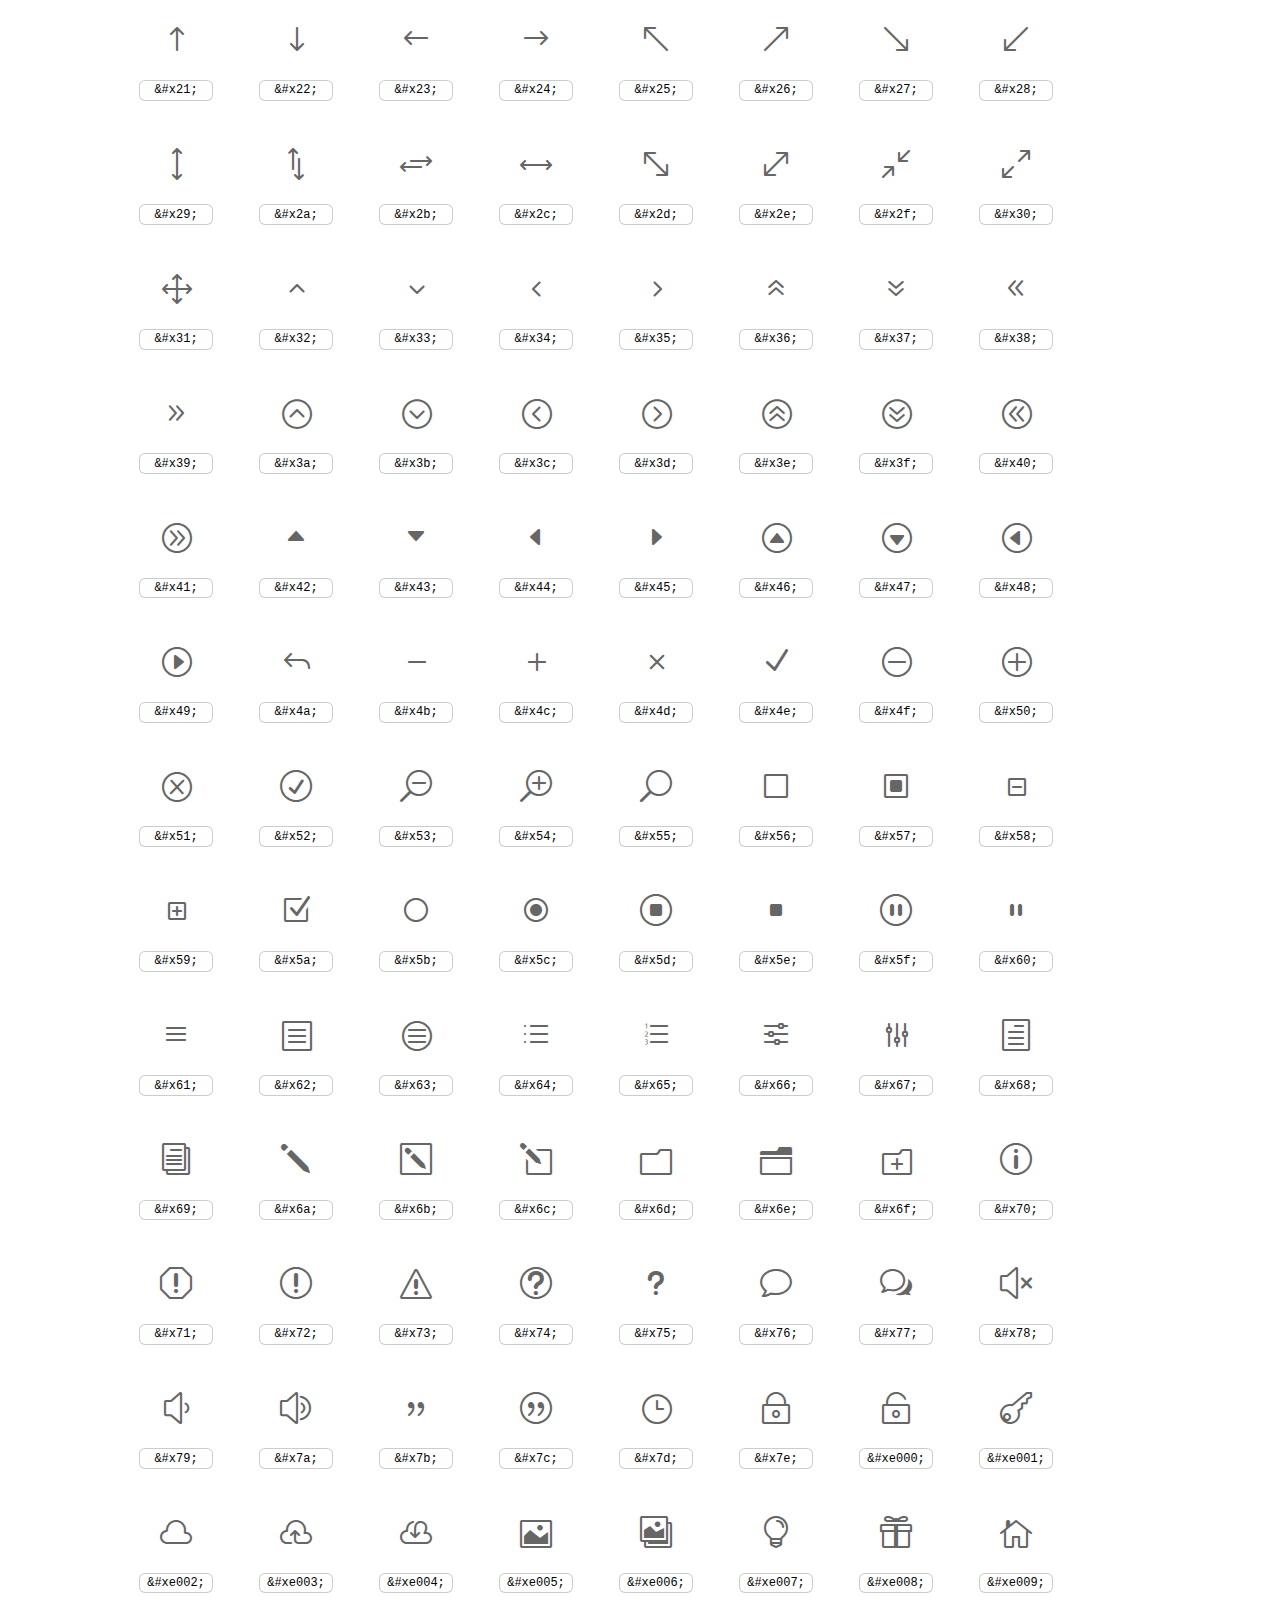
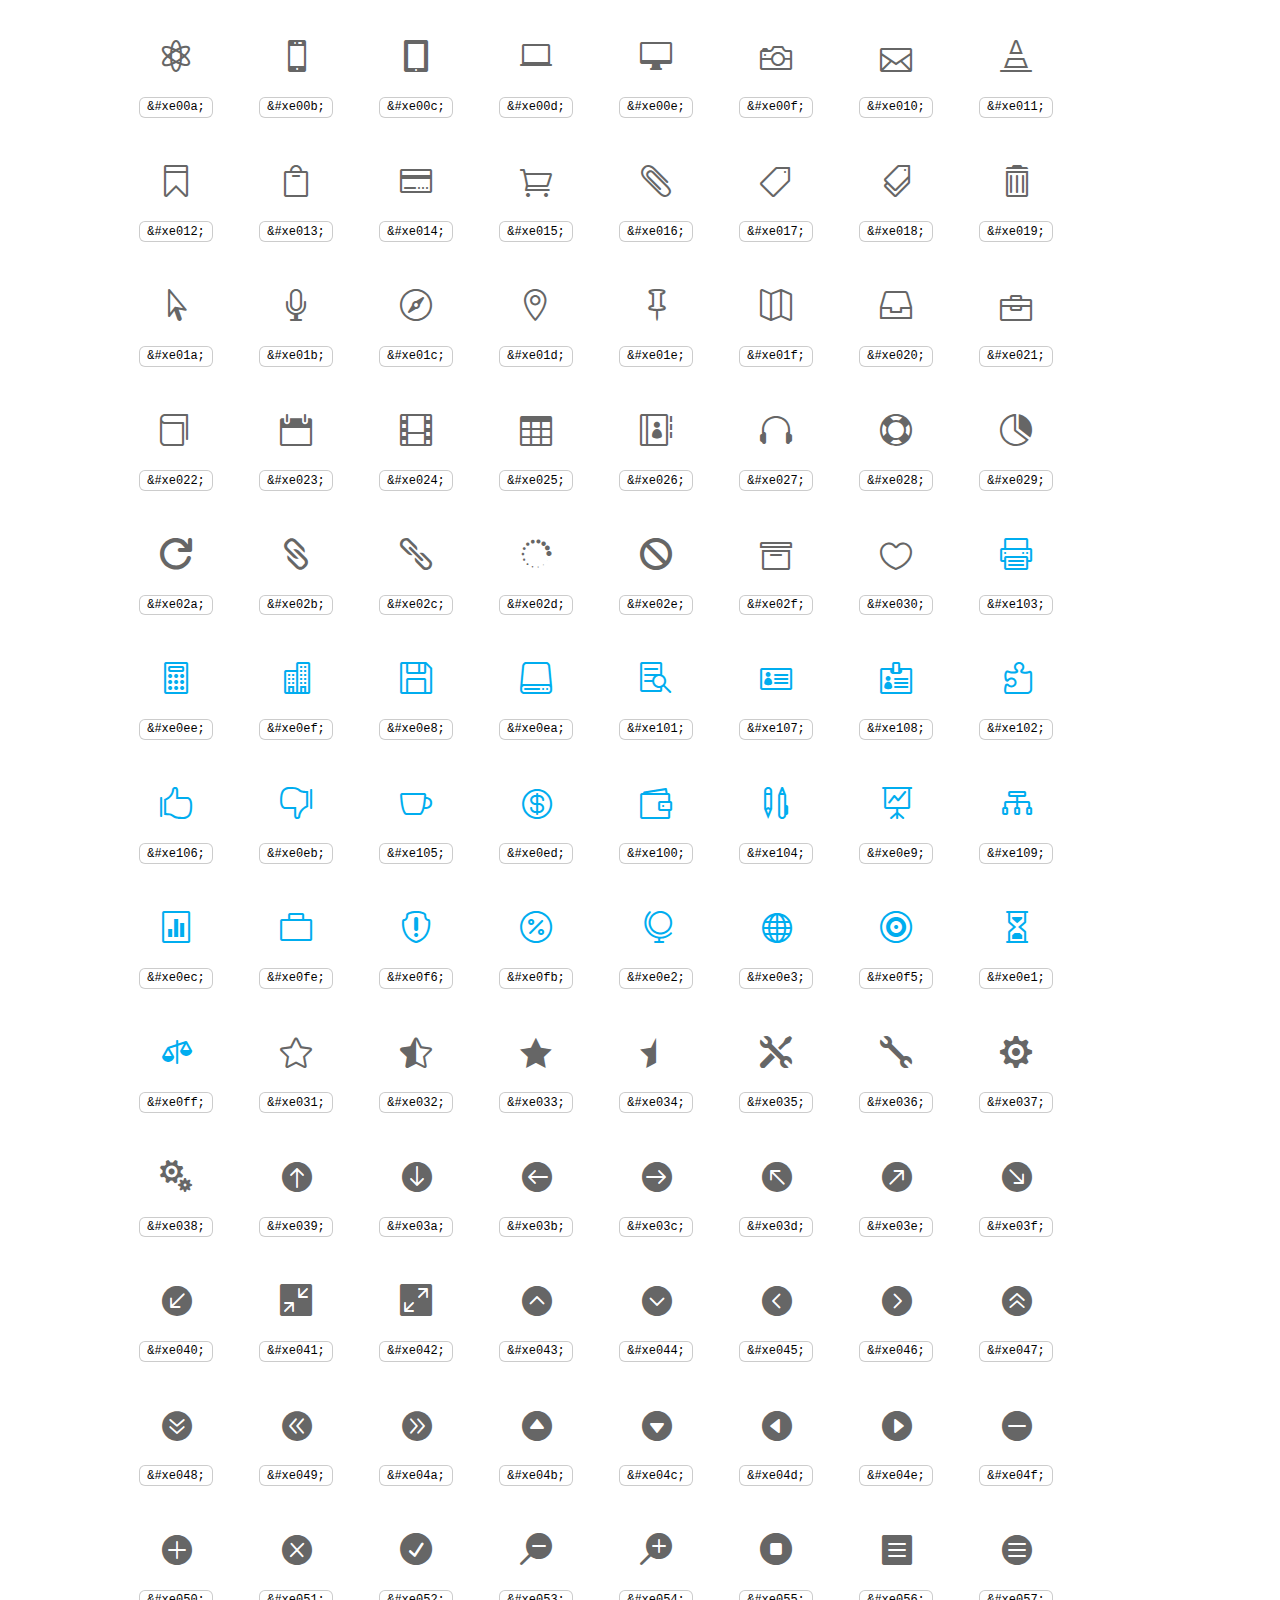
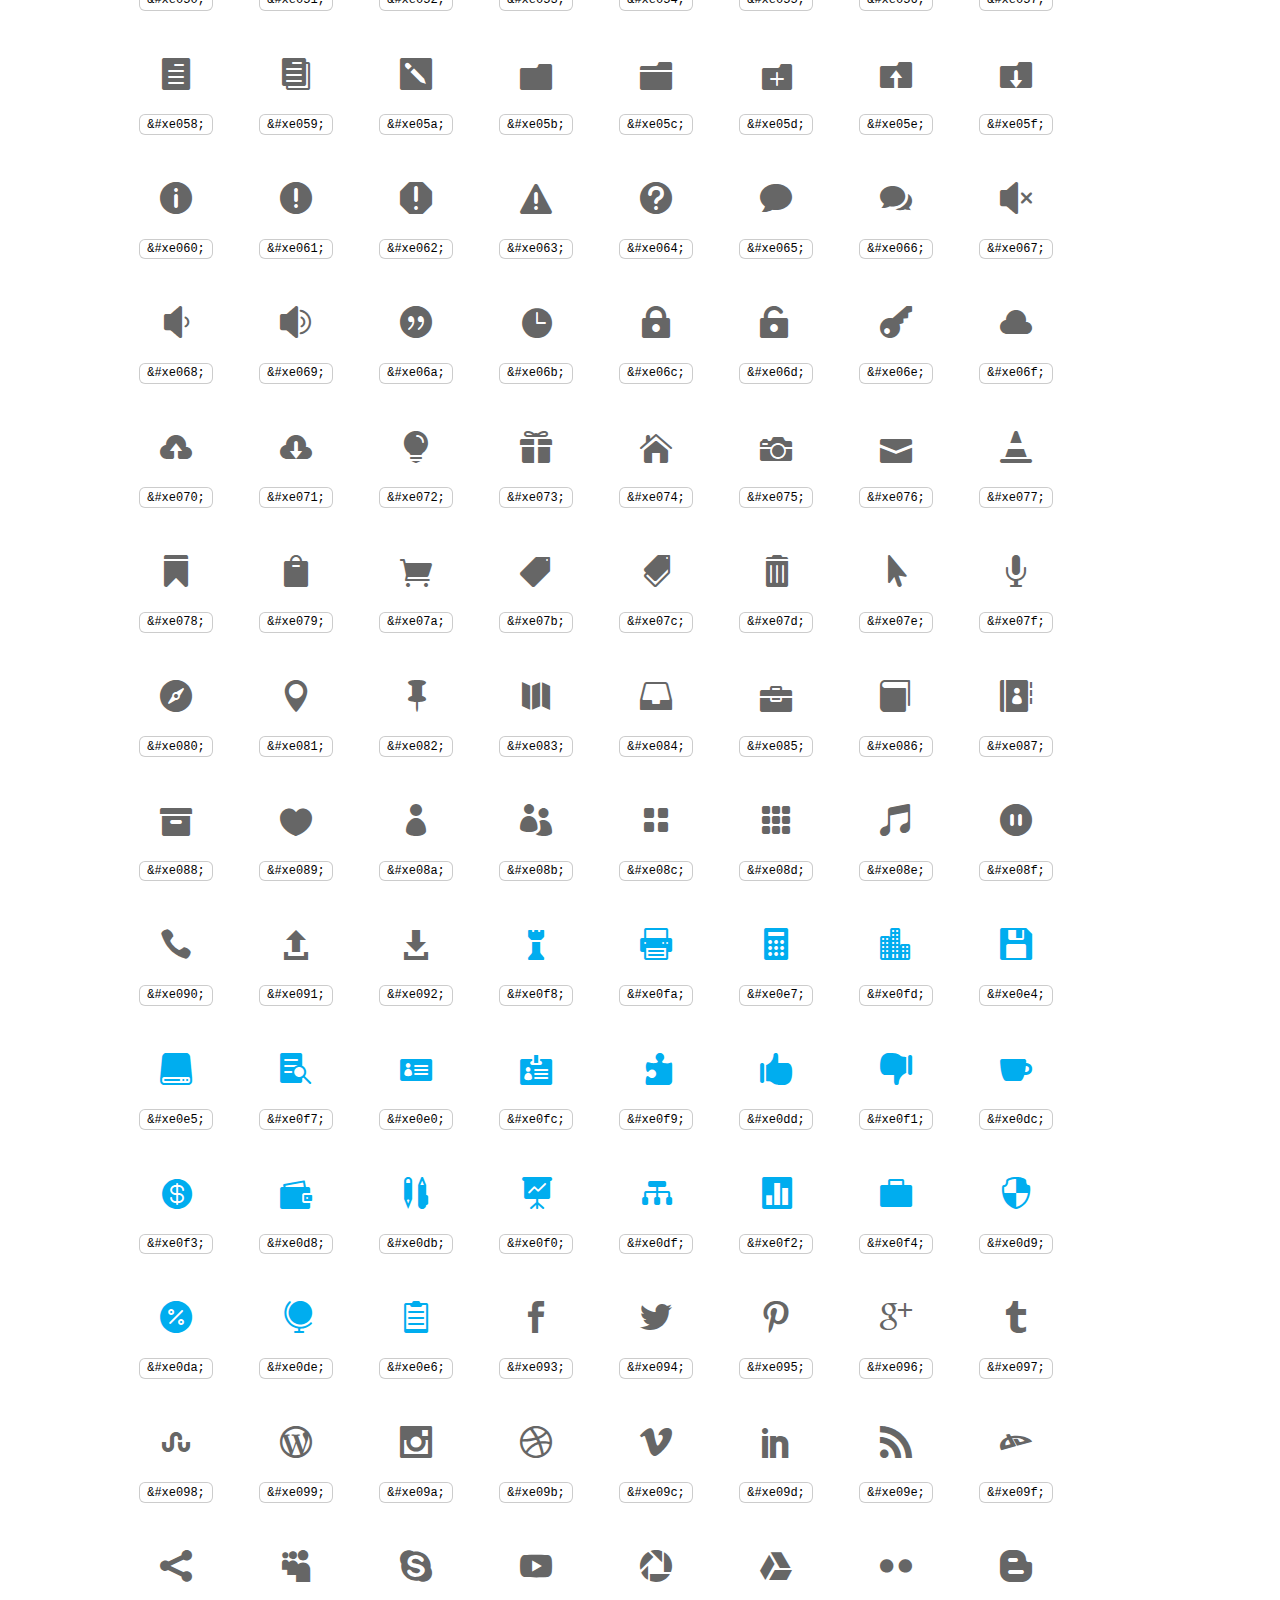
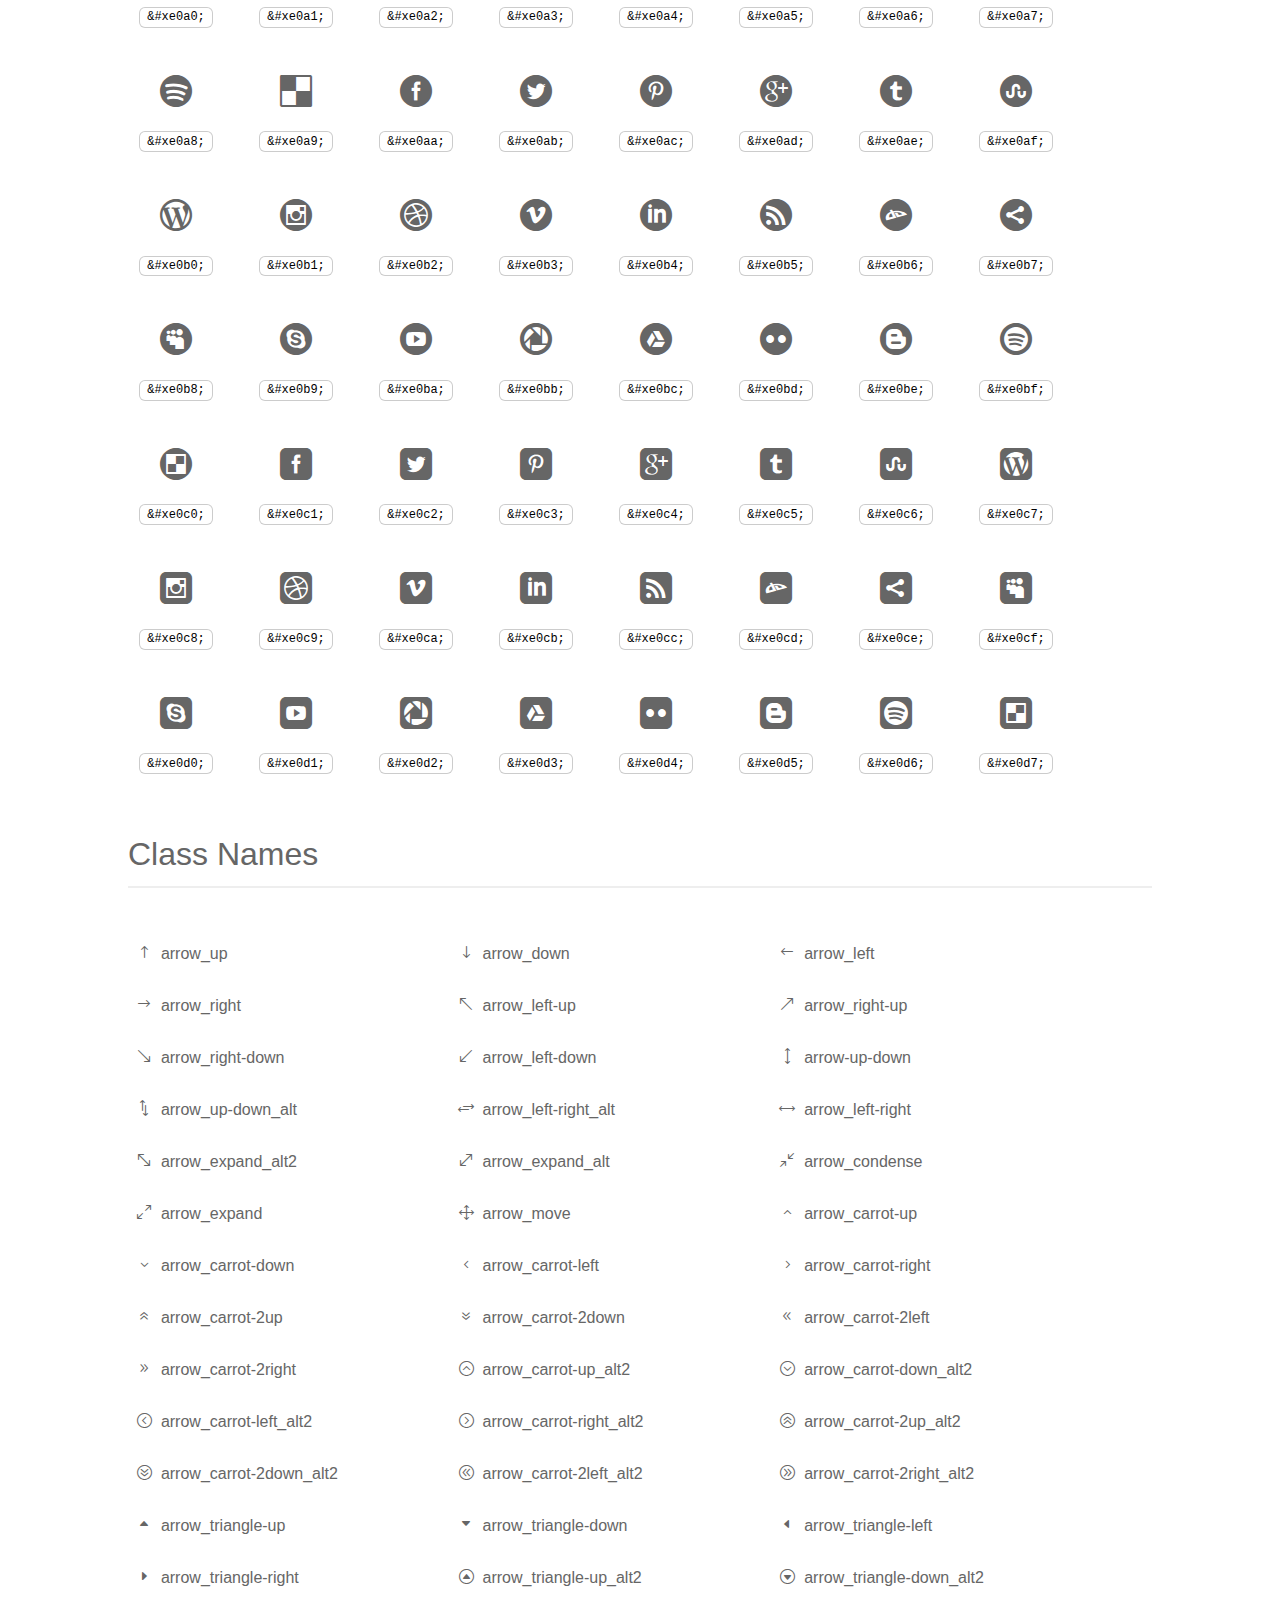
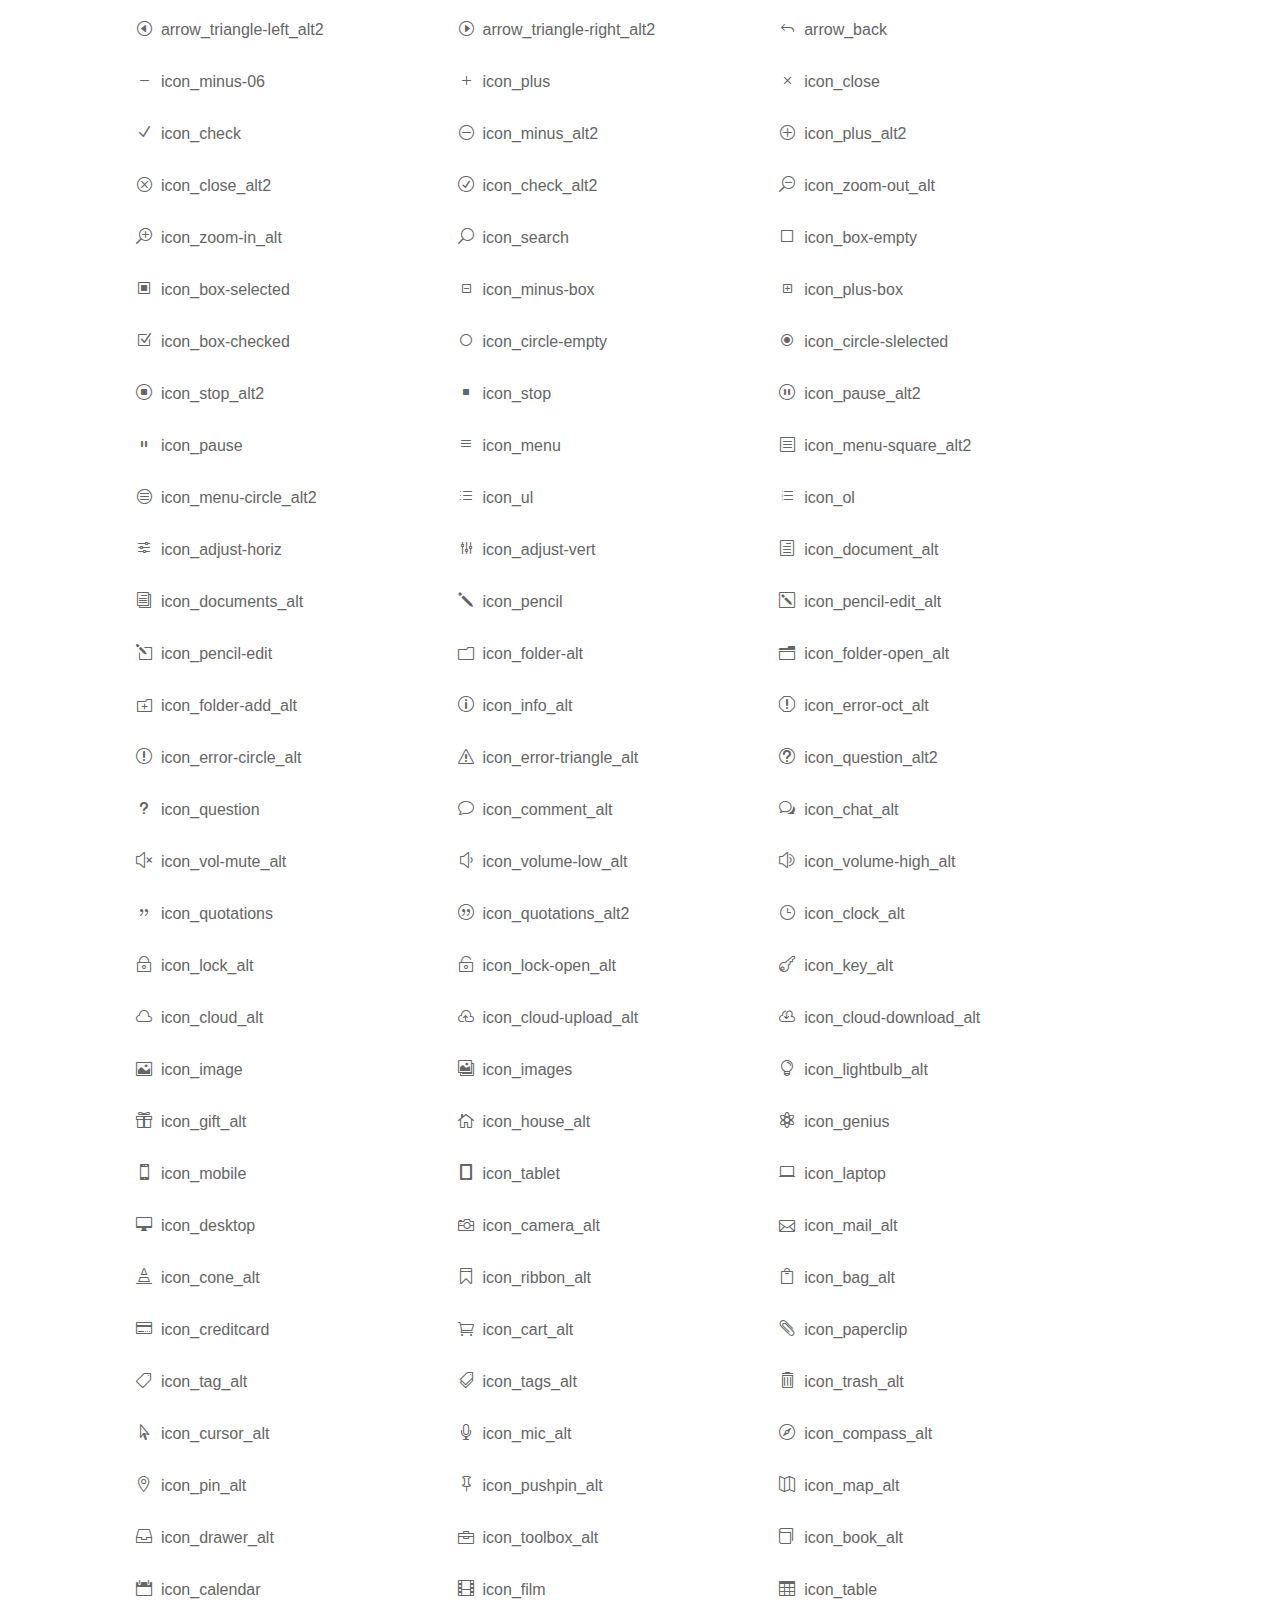
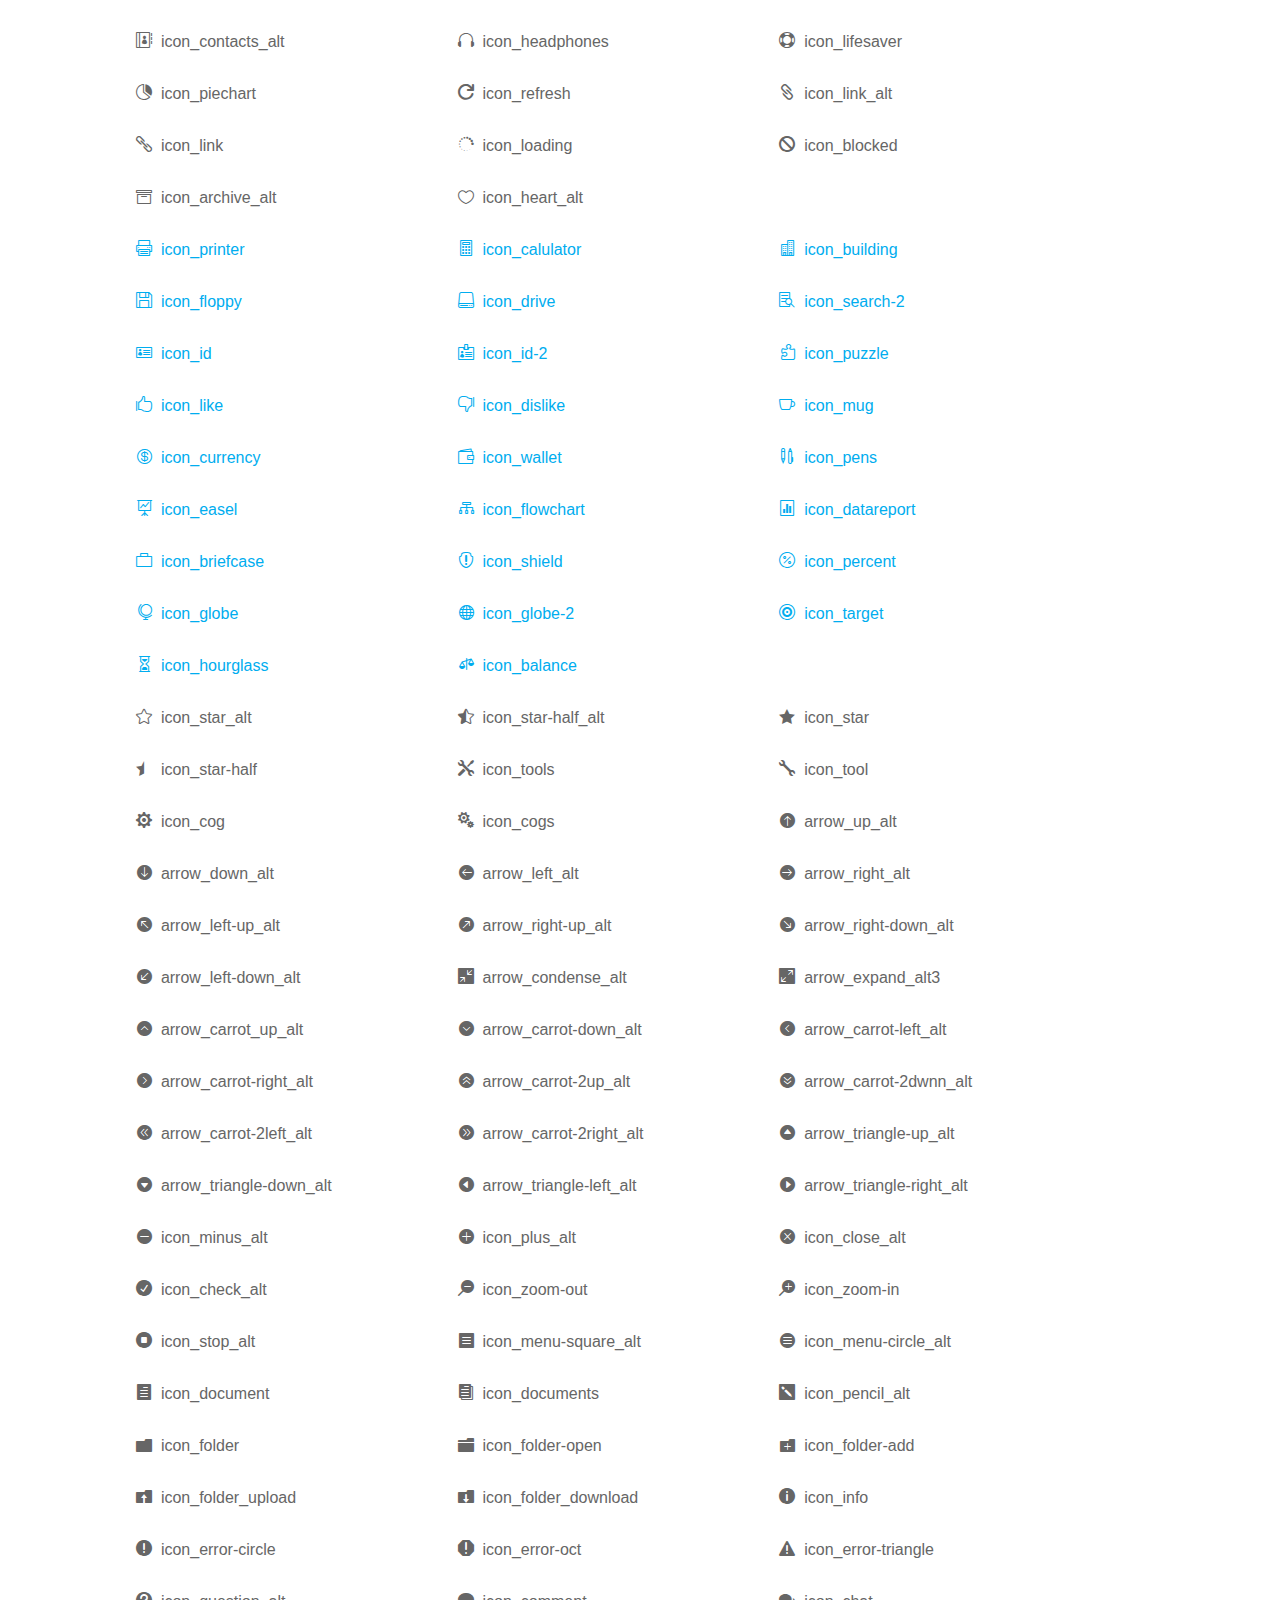
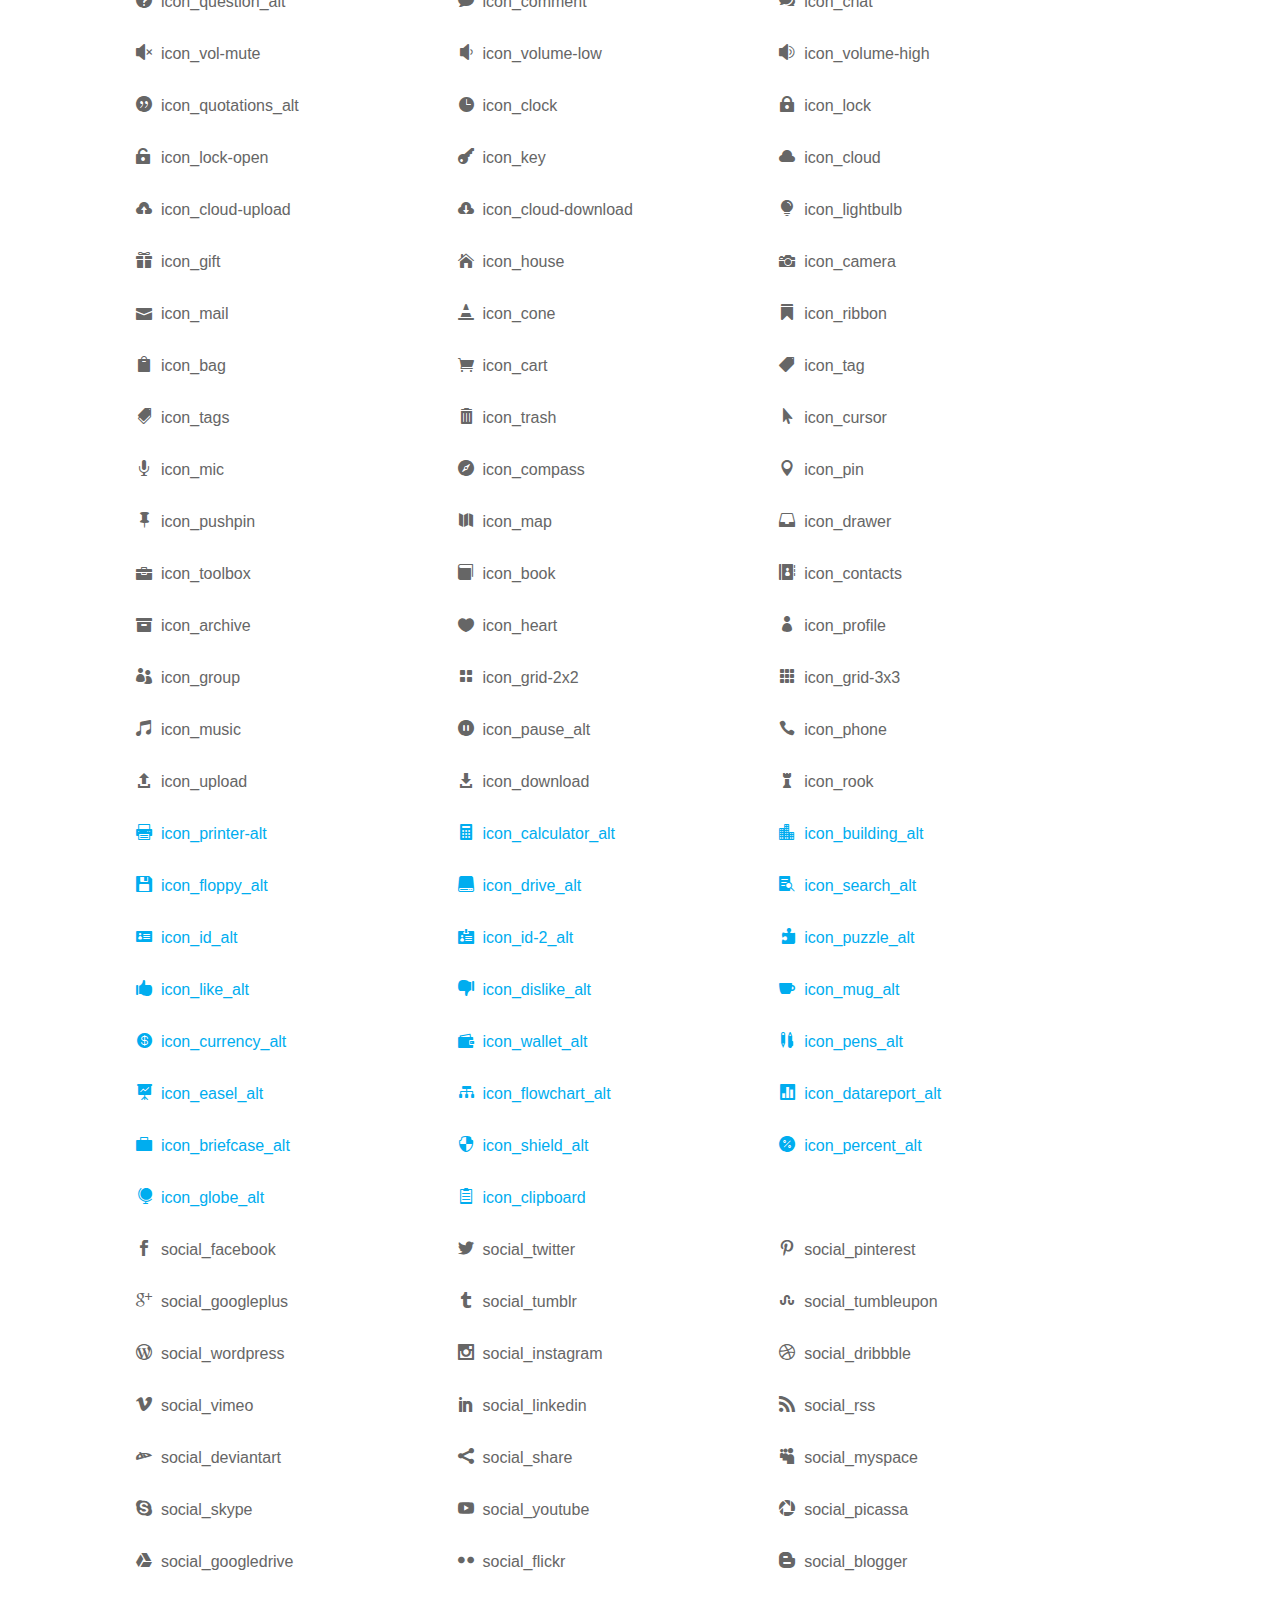
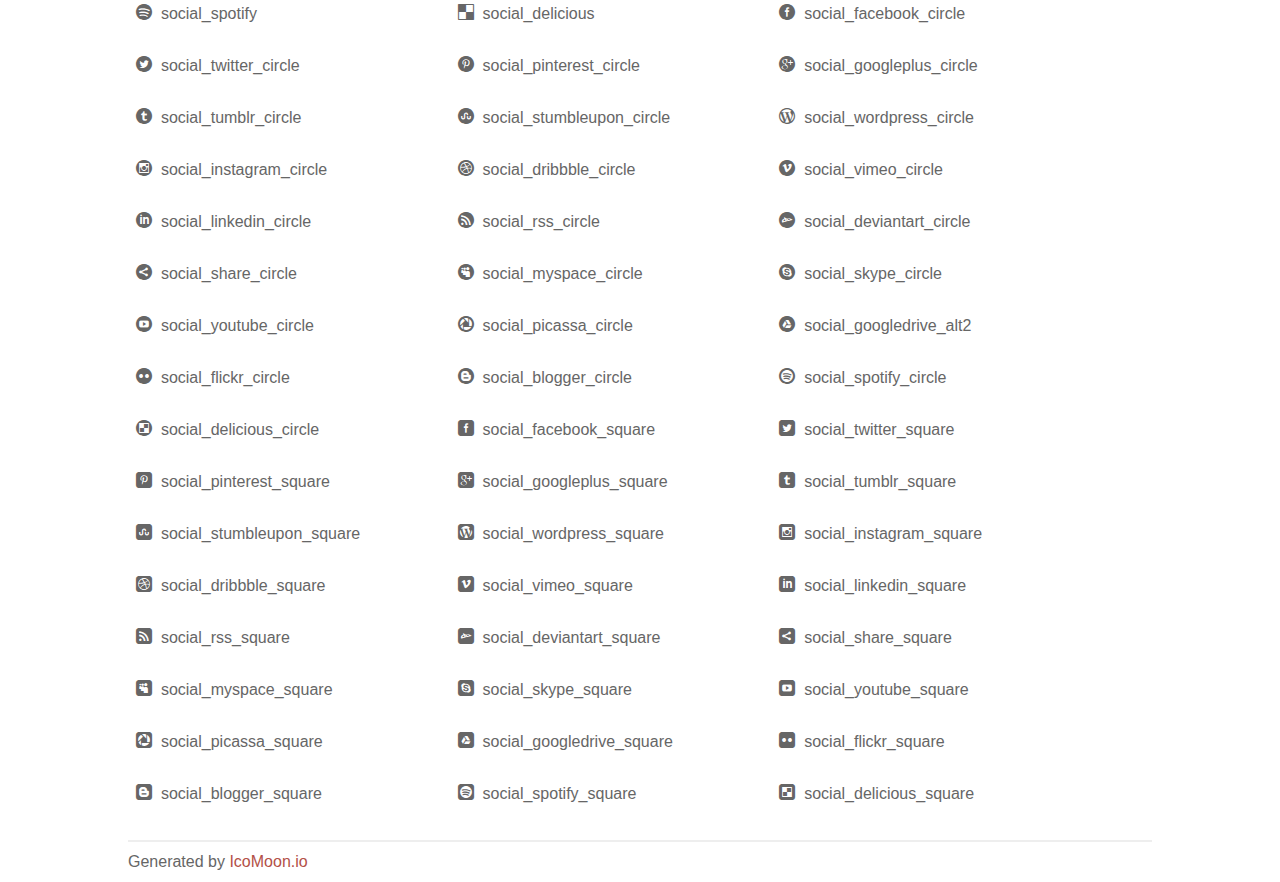
<file: assets/plugins/elegant_font/css/index.html>
<!doctype html>
<html>
<head>
<title>Your Font/Glyphs</title>
<link rel="stylesheet" href="style.css" />
<!--[if lte IE 7]><script src="lte-ie7.js"></script><![endif]-->
<style>
	section, header, footer {display: block;}
	body {
		font-family: sans-serif;
		color: #666;
		line-height: 1.5;
		font-size: 1em;
	}
	* {
		-moz-box-sizing: border-box;
		-webkit-box-sizing: border-box;
		box-sizing: border-box;
		margin: 0;
		padding: 0;
	}
	.glyph {
		float: left;
		text-align: center;
		padding: .75em;
		margin: .4em 1.5em .75em 0;
		width: 6em;
		text-shadow: none;
	}
	
	.glyph input {
		font-family: consolas, monospace;
		font-size: 12px;
		width: 100%;
		text-align: center;
		border: 0;
		box-shadow: 0 0 0 1px #ccc;
		padding: .2em;
                -moz-border-radius: 5px;
                -webkit-border-radius: 5px;
	}
	
	

	.new {
		color:#00adef !important;
	}

	
	.w-main {
		width: 80%;
	}
	.centered {
		margin-left: auto;
		margin-right: auto;
	}
	.fs1 {
		font-size: 2em;
	}
	header {
		margin: 2em 0;
		padding-bottom: .5em;
		color: #666;
		box-shadow: 0 2px #eee;
	}
	header h1 {
		font-size: 2em;
		font-weight: normal;
	}
	.clearfix:before, .clearfix:after { content: ""; display: table; }
	.clearfix:after, .clear { clear: both; }
	footer {
		margin-top: 2em;
		padding: .5em 0;
		box-shadow: 0 -2px #eee;
	}
	a, a:visited {
		color: #B35047;
		text-decoration: none;
	}
	a:hover, a:focus {color: #000;}
	
	.box1 {
		font-size: 16px;
		display: inline-block;
		width: 30%;
		padding: .25em .5em;
		margin: 20px 10px 0 0;
	}
</style>
</head>
<body>
	<div class="w-main centered">
	<section class="mtm clearfix" id="glyphs">
	<div class="glyph">
		<div class="fs1" aria-hidden="true" data-icon="&#x21;"></div>
		<input type="text" readonly value="&amp;#x21;" />
	</div>
	<div class="glyph">
		<div class="fs1" aria-hidden="true" data-icon="&#x22;"></div>
		<input type="text" readonly value="&amp;#x22;" />
	</div>
	<div class="glyph">
		<div class="fs1" aria-hidden="true" data-icon="&#x23;"></div>
		<input type="text" readonly value="&amp;#x23;" />
	</div>
	<div class="glyph">
		<div class="fs1" aria-hidden="true" data-icon="&#x24;"></div>
		<input type="text" readonly value="&amp;#x24;" />
	</div>
	<div class="glyph">
		<div class="fs1" aria-hidden="true" data-icon="&#x25;"></div>
		<input type="text" readonly value="&amp;#x25;" />
	</div>
	<div class="glyph">
		<div class="fs1" aria-hidden="true" data-icon="&#x26;"></div>
		<input type="text" readonly value="&amp;#x26;" />
	</div>
	<div class="glyph">
		<div class="fs1" aria-hidden="true" data-icon="&#x27;"></div>
		<input type="text" readonly value="&amp;#x27;" />
	</div>
	<div class="glyph">
		<div class="fs1" aria-hidden="true" data-icon="&#x28;"></div>
		<input type="text" readonly value="&amp;#x28;" />
	</div>
	<div class="glyph">
		<div class="fs1" aria-hidden="true" data-icon="&#x29;"></div>
		<input type="text" readonly value="&amp;#x29;" />
	</div>
	<div class="glyph">
		<div class="fs1" aria-hidden="true" data-icon="&#x2a;"></div>
		<input type="text" readonly value="&amp;#x2a;" />
	</div>
	<div class="glyph">
		<div class="fs1" aria-hidden="true" data-icon="&#x2b;"></div>
		<input type="text" readonly value="&amp;#x2b;" />
	</div>
	<div class="glyph">
		<div class="fs1" aria-hidden="true" data-icon="&#x2c;"></div>
		<input type="text" readonly value="&amp;#x2c;" />
	</div>
	<div class="glyph">
		<div class="fs1" aria-hidden="true" data-icon="&#x2d;"></div>
		<input type="text" readonly value="&amp;#x2d;" />
	</div>
	<div class="glyph">
		<div class="fs1" aria-hidden="true" data-icon="&#x2e;"></div>
		<input type="text" readonly value="&amp;#x2e;" />
	</div>
	<div class="glyph">
		<div class="fs1" aria-hidden="true" data-icon="&#x2f;"></div>
		<input type="text" readonly value="&amp;#x2f;" />
	</div>
	<div class="glyph">
		<div class="fs1" aria-hidden="true" data-icon="&#x30;"></div>
		<input type="text" readonly value="&amp;#x30;" />
	</div>
	<div class="glyph">
		<div class="fs1" aria-hidden="true" data-icon="&#x31;"></div>
		<input type="text" readonly value="&amp;#x31;" />
	</div>
	<div class="glyph">
		<div class="fs1" aria-hidden="true" data-icon="&#x32;"></div>
		<input type="text" readonly value="&amp;#x32;" />
	</div>
	<div class="glyph">
		<div class="fs1" aria-hidden="true" data-icon="&#x33;"></div>
		<input type="text" readonly value="&amp;#x33;" />
	</div>
	<div class="glyph">
		<div class="fs1" aria-hidden="true" data-icon="&#x34;"></div>
		<input type="text" readonly value="&amp;#x34;" />
	</div>
	<div class="glyph">
		<div class="fs1" aria-hidden="true" data-icon="&#x35;"></div>
		<input type="text" readonly value="&amp;#x35;" />
	</div>
	<div class="glyph">
		<div class="fs1" aria-hidden="true" data-icon="&#x36;"></div>
		<input type="text" readonly value="&amp;#x36;" />
	</div>
	<div class="glyph">
		<div class="fs1" aria-hidden="true" data-icon="&#x37;"></div>
		<input type="text" readonly value="&amp;#x37;" />
	</div>
	<div class="glyph">
		<div class="fs1" aria-hidden="true" data-icon="&#x38;"></div>
		<input type="text" readonly value="&amp;#x38;" />
	</div>
	<div class="glyph">
		<div class="fs1" aria-hidden="true" data-icon="&#x39;"></div>
		<input type="text" readonly value="&amp;#x39;" />
	</div>
	<div class="glyph">
		<div class="fs1" aria-hidden="true" data-icon="&#x3a;"></div>
		<input type="text" readonly value="&amp;#x3a;" />
	</div>
	<div class="glyph">
		<div class="fs1" aria-hidden="true" data-icon="&#x3b;"></div>
		<input type="text" readonly value="&amp;#x3b;" />
	</div>
	<div class="glyph">
		<div class="fs1" aria-hidden="true" data-icon="&#x3c;"></div>
		<input type="text" readonly value="&amp;#x3c;" />
	</div>
	<div class="glyph">
		<div class="fs1" aria-hidden="true" data-icon="&#x3d;"></div>
		<input type="text" readonly value="&amp;#x3d;" />
	</div>
	<div class="glyph">
		<div class="fs1" aria-hidden="true" data-icon="&#x3e;"></div>
		<input type="text" readonly value="&amp;#x3e;" />
	</div>
	<div class="glyph">
		<div class="fs1" aria-hidden="true" data-icon="&#x3f;"></div>
		<input type="text" readonly value="&amp;#x3f;" />
	</div>
	<div class="glyph">
		<div class="fs1" aria-hidden="true" data-icon="&#x40;"></div>
		<input type="text" readonly value="&amp;#x40;" />
	</div>
	<div class="glyph">
		<div class="fs1" aria-hidden="true" data-icon="&#x41;"></div>
		<input type="text" readonly value="&amp;#x41;" />
	</div>
	<div class="glyph">
		<div class="fs1" aria-hidden="true" data-icon="&#x42;"></div>
		<input type="text" readonly value="&amp;#x42;" />
	</div>
	<div class="glyph">
		<div class="fs1" aria-hidden="true" data-icon="&#x43;"></div>
		<input type="text" readonly value="&amp;#x43;" />
	</div>
	<div class="glyph">
		<div class="fs1" aria-hidden="true" data-icon="&#x44;"></div>
		<input type="text" readonly value="&amp;#x44;" />
	</div>
	<div class="glyph">
		<div class="fs1" aria-hidden="true" data-icon="&#x45;"></div>
		<input type="text" readonly value="&amp;#x45;" />
	</div>
	<div class="glyph">
		<div class="fs1" aria-hidden="true" data-icon="&#x46;"></div>
		<input type="text" readonly value="&amp;#x46;" />
	</div>
	<div class="glyph">
		<div class="fs1" aria-hidden="true" data-icon="&#x47;"></div>
		<input type="text" readonly value="&amp;#x47;" />
	</div>
	<div class="glyph">
		<div class="fs1" aria-hidden="true" data-icon="&#x48;"></div>
		<input type="text" readonly value="&amp;#x48;" />
	</div>
	<div class="glyph">
		<div class="fs1" aria-hidden="true" data-icon="&#x49;"></div>
		<input type="text" readonly value="&amp;#x49;" />
	</div>
	<div class="glyph">
		<div class="fs1" aria-hidden="true" data-icon="&#x4a;"></div>
		<input type="text" readonly value="&amp;#x4a;" />
	</div>
	<div class="glyph">
		<div class="fs1" aria-hidden="true" data-icon="&#x4b;"></div>
		<input type="text" readonly value="&amp;#x4b;" />
	</div>
	<div class="glyph">
		<div class="fs1" aria-hidden="true" data-icon="&#x4c;"></div>
		<input type="text" readonly value="&amp;#x4c;" />
	</div>
	<div class="glyph">
		<div class="fs1" aria-hidden="true" data-icon="&#x4d;"></div>
		<input type="text" readonly value="&amp;#x4d;" />
	</div>
	<div class="glyph">
		<div class="fs1" aria-hidden="true" data-icon="&#x4e;"></div>
		<input type="text" readonly value="&amp;#x4e;" />
	</div>
	<div class="glyph">
		<div class="fs1" aria-hidden="true" data-icon="&#x4f;"></div>
		<input type="text" readonly value="&amp;#x4f;" />
	</div>
	<div class="glyph">
		<div class="fs1" aria-hidden="true" data-icon="&#x50;"></div>
		<input type="text" readonly value="&amp;#x50;" />
	</div>
	<div class="glyph">
		<div class="fs1" aria-hidden="true" data-icon="&#x51;"></div>
		<input type="text" readonly value="&amp;#x51;" />
	</div>
	<div class="glyph">
		<div class="fs1" aria-hidden="true" data-icon="&#x52;"></div>
		<input type="text" readonly value="&amp;#x52;" />
	</div>
	<div class="glyph">
		<div class="fs1" aria-hidden="true" data-icon="&#x53;"></div>
		<input type="text" readonly value="&amp;#x53;" />
	</div>
	<div class="glyph">
		<div class="fs1" aria-hidden="true" data-icon="&#x54;"></div>
		<input type="text" readonly value="&amp;#x54;" />
	</div>
	<div class="glyph">
		<div class="fs1" aria-hidden="true" data-icon="&#x55;"></div>
		<input type="text" readonly value="&amp;#x55;" />
	</div>
	<div class="glyph">
		<div class="fs1" aria-hidden="true" data-icon="&#x56;"></div>
		<input type="text" readonly value="&amp;#x56;" />
	</div>
	<div class="glyph">
		<div class="fs1" aria-hidden="true" data-icon="&#x57;"></div>
		<input type="text" readonly value="&amp;#x57;" />
	</div>
	<div class="glyph">
		<div class="fs1" aria-hidden="true" data-icon="&#x58;"></div>
		<input type="text" readonly value="&amp;#x58;" />
	</div>
	<div class="glyph">
		<div class="fs1" aria-hidden="true" data-icon="&#x59;"></div>
		<input type="text" readonly value="&amp;#x59;" />
	</div>
	<div class="glyph">
		<div class="fs1" aria-hidden="true" data-icon="&#x5a;"></div>
		<input type="text" readonly value="&amp;#x5a;" />
	</div>
	<div class="glyph">
		<div class="fs1" aria-hidden="true" data-icon="&#x5b;"></div>
		<input type="text" readonly value="&amp;#x5b;" />
	</div>
	<div class="glyph">
		<div class="fs1" aria-hidden="true" data-icon="&#x5c;"></div>
		<input type="text" readonly value="&amp;#x5c;" />
	</div>
	<div class="glyph">
		<div class="fs1" aria-hidden="true" data-icon="&#x5d;"></div>
		<input type="text" readonly value="&amp;#x5d;" />
	</div>
	<div class="glyph">
		<div class="fs1" aria-hidden="true" data-icon="&#x5e;"></div>
		<input type="text" readonly value="&amp;#x5e;" />
	</div>
	<div class="glyph">
		<div class="fs1" aria-hidden="true" data-icon="&#x5f;"></div>
		<input type="text" readonly value="&amp;#x5f;" />
	</div>
	<div class="glyph">
		<div class="fs1" aria-hidden="true" data-icon="&#x60;"></div>
		<input type="text" readonly value="&amp;#x60;" />
	</div>
	<div class="glyph">
		<div class="fs1" aria-hidden="true" data-icon="&#x61;"></div>
		<input type="text" readonly value="&amp;#x61;" />
	</div>
	<div class="glyph">
		<div class="fs1" aria-hidden="true" data-icon="&#x62;"></div>
		<input type="text" readonly value="&amp;#x62;" />
	</div>
	<div class="glyph">
		<div class="fs1" aria-hidden="true" data-icon="&#x63;"></div>
		<input type="text" readonly value="&amp;#x63;" />
	</div>
	<div class="glyph">
		<div class="fs1" aria-hidden="true" data-icon="&#x64;"></div>
		<input type="text" readonly value="&amp;#x64;" />
	</div>
	<div class="glyph">
		<div class="fs1" aria-hidden="true" data-icon="&#x65;"></div>
		<input type="text" readonly value="&amp;#x65;" />
	</div>
	<div class="glyph">
		<div class="fs1" aria-hidden="true" data-icon="&#x66;"></div>
		<input type="text" readonly value="&amp;#x66;" />
	</div>
	<div class="glyph">
		<div class="fs1" aria-hidden="true" data-icon="&#x67;"></div>
		<input type="text" readonly value="&amp;#x67;" />
	</div>
	<div class="glyph">
		<div class="fs1" aria-hidden="true" data-icon="&#x68;"></div>
		<input type="text" readonly value="&amp;#x68;" />
	</div>
	<div class="glyph">
		<div class="fs1" aria-hidden="true" data-icon="&#x69;"></div>
		<input type="text" readonly value="&amp;#x69;" />
	</div>
	<div class="glyph">
		<div class="fs1" aria-hidden="true" data-icon="&#x6a;"></div>
		<input type="text" readonly value="&amp;#x6a;" />
	</div>
	<div class="glyph">
		<div class="fs1" aria-hidden="true" data-icon="&#x6b;"></div>
		<input type="text" readonly value="&amp;#x6b;" />
	</div>
	<div class="glyph">
		<div class="fs1" aria-hidden="true" data-icon="&#x6c;"></div>
		<input type="text" readonly value="&amp;#x6c;" />
	</div>
	<div class="glyph">
		<div class="fs1" aria-hidden="true" data-icon="&#x6d;"></div>
		<input type="text" readonly value="&amp;#x6d;" />
	</div>
	<div class="glyph">
		<div class="fs1" aria-hidden="true" data-icon="&#x6e;"></div>
		<input type="text" readonly value="&amp;#x6e;" />
	</div>
	<div class="glyph">
		<div class="fs1" aria-hidden="true" data-icon="&#x6f;"></div>
		<input type="text" readonly value="&amp;#x6f;" />
	</div>
	<div class="glyph">
		<div class="fs1" aria-hidden="true" data-icon="&#x70;"></div>
		<input type="text" readonly value="&amp;#x70;" />
	</div>
	<div class="glyph">
		<div class="fs1" aria-hidden="true" data-icon="&#x71;"></div>
		<input type="text" readonly value="&amp;#x71;" />
	</div>
	<div class="glyph">
		<div class="fs1" aria-hidden="true" data-icon="&#x72;"></div>
		<input type="text" readonly value="&amp;#x72;" />
	</div>
	<div class="glyph">
		<div class="fs1" aria-hidden="true" data-icon="&#x73;"></div>
		<input type="text" readonly value="&amp;#x73;" />
	</div>
	<div class="glyph">
		<div class="fs1" aria-hidden="true" data-icon="&#x74;"></div>
		<input type="text" readonly value="&amp;#x74;" />
	</div>
	<div class="glyph">
		<div class="fs1" aria-hidden="true" data-icon="&#x75;"></div>
		<input type="text" readonly value="&amp;#x75;" />
	</div>
	<div class="glyph">
		<div class="fs1" aria-hidden="true" data-icon="&#x76;"></div>
		<input type="text" readonly value="&amp;#x76;" />
	</div>
	<div class="glyph">
		<div class="fs1" aria-hidden="true" data-icon="&#x77;"></div>
		<input type="text" readonly value="&amp;#x77;" />
	</div>
	<div class="glyph">
		<div class="fs1" aria-hidden="true" data-icon="&#x78;"></div>
		<input type="text" readonly value="&amp;#x78;" />
	</div>
	<div class="glyph">
		<div class="fs1" aria-hidden="true" data-icon="&#x79;"></div>
		<input type="text" readonly value="&amp;#x79;" />
	</div>
	<div class="glyph">
		<div class="fs1" aria-hidden="true" data-icon="&#x7a;"></div>
		<input type="text" readonly value="&amp;#x7a;" />
	</div>
	<div class="glyph">
		<div class="fs1" aria-hidden="true" data-icon="&#x7b;"></div>
		<input type="text" readonly value="&amp;#x7b;" />
	</div>
	<div class="glyph">
		<div class="fs1" aria-hidden="true" data-icon="&#x7c;"></div>
		<input type="text" readonly value="&amp;#x7c;" />
	</div>
	<div class="glyph">
		<div class="fs1" aria-hidden="true" data-icon="&#x7d;"></div>
		<input type="text" readonly value="&amp;#x7d;" />
	</div>
	<div class="glyph">
		<div class="fs1" aria-hidden="true" data-icon="&#x7e;"></div>
		<input type="text" readonly value="&amp;#x7e;" />
	</div>
	<div class="glyph">
		<div class="fs1" aria-hidden="true" data-icon="&#xe000;"></div>
		<input type="text" readonly value="&amp;#xe000;" />
	</div>
	<div class="glyph">
		<div class="fs1" aria-hidden="true" data-icon="&#xe001;"></div>
		<input type="text" readonly value="&amp;#xe001;" />
	</div>
	<div class="glyph">
		<div class="fs1" aria-hidden="true" data-icon="&#xe002;"></div>
		<input type="text" readonly value="&amp;#xe002;" />
	</div>
	<div class="glyph">
		<div class="fs1" aria-hidden="true" data-icon="&#xe003;"></div>
		<input type="text" readonly value="&amp;#xe003;" />
	</div>
	<div class="glyph">
		<div class="fs1" aria-hidden="true" data-icon="&#xe004;"></div>
		<input type="text" readonly value="&amp;#xe004;" />
	</div>
	<div class="glyph">
		<div class="fs1" aria-hidden="true" data-icon="&#xe005;"></div>
		<input type="text" readonly value="&amp;#xe005;" />
	</div>
	<div class="glyph">
		<div class="fs1" aria-hidden="true" data-icon="&#xe006;"></div>
		<input type="text" readonly value="&amp;#xe006;" />
	</div>
	<div class="glyph">
		<div class="fs1" aria-hidden="true" data-icon="&#xe007;"></div>
		<input type="text" readonly value="&amp;#xe007;" />
	</div>
	<div class="glyph">
		<div class="fs1" aria-hidden="true" data-icon="&#xe008;"></div>
		<input type="text" readonly value="&amp;#xe008;" />
	</div>
	<div class="glyph">
		<div class="fs1" aria-hidden="true" data-icon="&#xe009;"></div>
		<input type="text" readonly value="&amp;#xe009;" />
	</div>
	<div class="glyph">
		<div class="fs1" aria-hidden="true" data-icon="&#xe00a;"></div>
		<input type="text" readonly value="&amp;#xe00a;" />
	</div>
	<div class="glyph">
		<div class="fs1" aria-hidden="true" data-icon="&#xe00b;"></div>
		<input type="text" readonly value="&amp;#xe00b;" />
	</div>
	<div class="glyph">
		<div class="fs1" aria-hidden="true" data-icon="&#xe00c;"></div>
		<input type="text" readonly value="&amp;#xe00c;" />
	</div>
	<div class="glyph">
		<div class="fs1" aria-hidden="true" data-icon="&#xe00d;"></div>
		<input type="text" readonly value="&amp;#xe00d;" />
	</div>
	<div class="glyph">
		<div class="fs1" aria-hidden="true" data-icon="&#xe00e;"></div>
		<input type="text" readonly value="&amp;#xe00e;" />
	</div>
	<div class="glyph">
		<div class="fs1" aria-hidden="true" data-icon="&#xe00f;"></div>
		<input type="text" readonly value="&amp;#xe00f;" />
	</div>
	<div class="glyph">
		<div class="fs1" aria-hidden="true" data-icon="&#xe010;"></div>
		<input type="text" readonly value="&amp;#xe010;" />
	</div>
	<div class="glyph">
		<div class="fs1" aria-hidden="true" data-icon="&#xe011;"></div>
		<input type="text" readonly value="&amp;#xe011;" />
	</div>
	<div class="glyph">
		<div class="fs1" aria-hidden="true" data-icon="&#xe012;"></div>
		<input type="text" readonly value="&amp;#xe012;" />
	</div>
	<div class="glyph">
		<div class="fs1" aria-hidden="true" data-icon="&#xe013;"></div>
		<input type="text" readonly value="&amp;#xe013;" />
	</div>
	<div class="glyph">
		<div class="fs1" aria-hidden="true" data-icon="&#xe014;"></div>
		<input type="text" readonly value="&amp;#xe014;" />
	</div>
	<div class="glyph">
		<div class="fs1" aria-hidden="true" data-icon="&#xe015;"></div>
		<input type="text" readonly value="&amp;#xe015;" />
	</div>
	<div class="glyph">
		<div class="fs1" aria-hidden="true" data-icon="&#xe016;"></div>
		<input type="text" readonly value="&amp;#xe016;" />
	</div>
	<div class="glyph">
		<div class="fs1" aria-hidden="true" data-icon="&#xe017;"></div>
		<input type="text" readonly value="&amp;#xe017;" />
	</div>
	<div class="glyph">
		<div class="fs1" aria-hidden="true" data-icon="&#xe018;"></div>
		<input type="text" readonly value="&amp;#xe018;" />
	</div>
	<div class="glyph">
		<div class="fs1" aria-hidden="true" data-icon="&#xe019;"></div>
		<input type="text" readonly value="&amp;#xe019;" />
	</div>
	<div class="glyph">
		<div class="fs1" aria-hidden="true" data-icon="&#xe01a;"></div>
		<input type="text" readonly value="&amp;#xe01a;" />
	</div>
	<div class="glyph">
		<div class="fs1" aria-hidden="true" data-icon="&#xe01b;"></div>
		<input type="text" readonly value="&amp;#xe01b;" />
	</div>
	<div class="glyph">
		<div class="fs1" aria-hidden="true" data-icon="&#xe01c;"></div>
		<input type="text" readonly value="&amp;#xe01c;" />
	</div>
	<div class="glyph">
		<div class="fs1" aria-hidden="true" data-icon="&#xe01d;"></div>
		<input type="text" readonly value="&amp;#xe01d;" />
	</div>
	<div class="glyph">
		<div class="fs1" aria-hidden="true" data-icon="&#xe01e;"></div>
		<input type="text" readonly value="&amp;#xe01e;" />
	</div>
	<div class="glyph">
		<div class="fs1" aria-hidden="true" data-icon="&#xe01f;"></div>
		<input type="text" readonly value="&amp;#xe01f;" />
	</div>
	<div class="glyph">
		<div class="fs1" aria-hidden="true" data-icon="&#xe020;"></div>
		<input type="text" readonly value="&amp;#xe020;" />
	</div>
	<div class="glyph">
		<div class="fs1" aria-hidden="true" data-icon="&#xe021;"></div>
		<input type="text" readonly value="&amp;#xe021;" />
	</div>
	<div class="glyph">
		<div class="fs1" aria-hidden="true" data-icon="&#xe022;"></div>
		<input type="text" readonly value="&amp;#xe022;" />
	</div>
	<div class="glyph">
		<div class="fs1" aria-hidden="true" data-icon="&#xe023;"></div>
		<input type="text" readonly value="&amp;#xe023;" />
	</div>
	<div class="glyph">
		<div class="fs1" aria-hidden="true" data-icon="&#xe024;"></div>
		<input type="text" readonly value="&amp;#xe024;" />
	</div>
	<div class="glyph">
		<div class="fs1" aria-hidden="true" data-icon="&#xe025;"></div>
		<input type="text" readonly value="&amp;#xe025;" />
	</div>
	<div class="glyph">
		<div class="fs1" aria-hidden="true" data-icon="&#xe026;"></div>
		<input type="text" readonly value="&amp;#xe026;" />
	</div>
	<div class="glyph">
		<div class="fs1" aria-hidden="true" data-icon="&#xe027;"></div>
		<input type="text" readonly value="&amp;#xe027;" />
	</div>
	<div class="glyph">
		<div class="fs1" aria-hidden="true" data-icon="&#xe028;"></div>
		<input type="text" readonly value="&amp;#xe028;" />
	</div>
	<div class="glyph">
		<div class="fs1" aria-hidden="true" data-icon="&#xe029;"></div>
		<input type="text" readonly value="&amp;#xe029;" />
	</div>
	<div class="glyph">
		<div class="fs1" aria-hidden="true" data-icon="&#xe02a;"></div>
		<input type="text" readonly value="&amp;#xe02a;" />
	</div>
	<div class="glyph">
		<div class="fs1" aria-hidden="true" data-icon="&#xe02b;"></div>
		<input type="text" readonly value="&amp;#xe02b;" />
	</div>
	<div class="glyph">
		<div class="fs1" aria-hidden="true" data-icon="&#xe02c;"></div>
		<input type="text" readonly value="&amp;#xe02c;" />
	</div>
	<div class="glyph">
		<div class="fs1" aria-hidden="true" data-icon="&#xe02d;"></div>
		<input type="text" readonly value="&amp;#xe02d;" />
	</div>
	<div class="glyph">
		<div class="fs1" aria-hidden="true" data-icon="&#xe02e;"></div>
		<input type="text" readonly value="&amp;#xe02e;" />
	</div>
	<div class="glyph">
		<div class="fs1" aria-hidden="true" data-icon="&#xe02f;"></div>
		<input type="text" readonly value="&amp;#xe02f;" />
	</div>
	<div class="glyph">
		<div class="fs1" aria-hidden="true" data-icon="&#xe030;"></div>
		<input type="text" readonly value="&amp;#xe030;" />
	</div>
    
    <div class="new">
    
    <div class="glyph">
		<div class="fs1" aria-hidden="true" data-icon="&#xe103;"></div>
		<input type="text" readonly value="&amp;#xe103;" />
	</div>
	<div class="glyph">
		<div class="fs1" aria-hidden="true" data-icon="&#xe0ee;"></div>
		<input type="text" readonly value="&amp;#xe0ee;" />
	</div>
	<div class="glyph">
		<div class="fs1" aria-hidden="true" data-icon="&#xe0ef;"></div>
		<input type="text" readonly value="&amp;#xe0ef;" />
	</div>
	<div class="glyph">
		<div class="fs1" aria-hidden="true" data-icon="&#xe0e8;"></div>
		<input type="text" readonly value="&amp;#xe0e8;" />
	</div>
	<div class="glyph">
		<div class="fs1" aria-hidden="true" data-icon="&#xe0ea;"></div>
		<input type="text" readonly value="&amp;#xe0ea;" />
	</div>
	<div class="glyph">
		<div class="fs1" aria-hidden="true" data-icon="&#xe101;"></div>
		<input type="text" readonly value="&amp;#xe101;" />
	</div>
	<div class="glyph">
		<div class="fs1" aria-hidden="true" data-icon="&#xe107;"></div>
		<input type="text" readonly value="&amp;#xe107;" />
	</div>
	<div class="glyph">
		<div class="fs1" aria-hidden="true" data-icon="&#xe108;"></div>
		<input type="text" readonly value="&amp;#xe108;" />
	</div>
	<div class="glyph">
		<div class="fs1" aria-hidden="true" data-icon="&#xe102;"></div>
		<input type="text" readonly value="&amp;#xe102;" />
	</div>
	<div class="glyph">
		<div class="fs1" aria-hidden="true" data-icon="&#xe106;"></div>
		<input type="text" readonly value="&amp;#xe106;" />
	</div>
	<div class="glyph">
		<div class="fs1" aria-hidden="true" data-icon="&#xe0eb;"></div>
		<input type="text" readonly value="&amp;#xe0eb;" />
	</div>
	<div class="glyph">
		<div class="fs1" aria-hidden="true" data-icon="&#xe105;"></div>
		<input type="text" readonly value="&amp;#xe105;" />
	</div>
	<div class="glyph">
		<div class="fs1" aria-hidden="true" data-icon="&#xe0ed;"></div>
		<input type="text" readonly value="&amp;#xe0ed;" />
	</div>
	<div class="glyph">
		<div class="fs1" aria-hidden="true" data-icon="&#xe100;"></div>
		<input type="text" readonly value="&amp;#xe100;" />
	</div>
	<div class="glyph">
		<div class="fs1" aria-hidden="true" data-icon="&#xe104;"></div>
		<input type="text" readonly value="&amp;#xe104;" />
	</div>
	<div class="glyph">
		<div class="fs1" aria-hidden="true" data-icon="&#xe0e9;"></div>
		<input type="text" readonly value="&amp;#xe0e9;" />
	</div>
	<div class="glyph">
		<div class="fs1" aria-hidden="true" data-icon="&#xe109;"></div>
		<input type="text" readonly value="&amp;#xe109;" />
	</div>
	<div class="glyph">
		<div class="fs1" aria-hidden="true" data-icon="&#xe0ec;"></div>
		<input type="text" readonly value="&amp;#xe0ec;" />
	</div>
	<div class="glyph">
		<div class="fs1" aria-hidden="true" data-icon="&#xe0fe;"></div>
		<input type="text" readonly value="&amp;#xe0fe;" />
	</div>
	<div class="glyph">
		<div class="fs1" aria-hidden="true" data-icon="&#xe0f6;"></div>
		<input type="text" readonly value="&amp;#xe0f6;" />
	</div>
	<div class="glyph">
		<div class="fs1" aria-hidden="true" data-icon="&#xe0fb;"></div>
		<input type="text" readonly value="&amp;#xe0fb;" />
	</div>
	<div class="glyph">
		<div class="fs1" aria-hidden="true" data-icon="&#xe0e2;"></div>
		<input type="text" readonly value="&amp;#xe0e2;" />
	</div>
	<div class="glyph">
		<div class="fs1" aria-hidden="true" data-icon="&#xe0e3;"></div>
		<input type="text" readonly value="&amp;#xe0e3;" />
	</div>
	<div class="glyph">
		<div class="fs1" aria-hidden="true" data-icon="&#xe0f5;"></div>
		<input type="text" readonly value="&amp;#xe0f5;" />
	</div>
	<div class="glyph">
		<div class="fs1" aria-hidden="true" data-icon="&#xe0e1;"></div>
		<input type="text" readonly value="&amp;#xe0e1;" />
	</div>
	<div class="glyph">
		<div class="fs1" aria-hidden="true" data-icon="&#xe0ff;"></div>
		<input type="text" readonly value="&amp;#xe0ff;" />
	</div>
    
    </div>
    
	<div class="glyph">
		<div class="fs1" aria-hidden="true" data-icon="&#xe031;"></div>
		<input type="text" readonly value="&amp;#xe031;" />
	</div>
	<div class="glyph">
		<div class="fs1" aria-hidden="true" data-icon="&#xe032;"></div>
		<input type="text" readonly value="&amp;#xe032;" />
	</div>
	<div class="glyph">
		<div class="fs1" aria-hidden="true" data-icon="&#xe033;"></div>
		<input type="text" readonly value="&amp;#xe033;" />
	</div>
	<div class="glyph">
		<div class="fs1" aria-hidden="true" data-icon="&#xe034;"></div>
		<input type="text" readonly value="&amp;#xe034;" />
	</div>
	<div class="glyph">
		<div class="fs1" aria-hidden="true" data-icon="&#xe035;"></div>
		<input type="text" readonly value="&amp;#xe035;" />
	</div>
	<div class="glyph">
		<div class="fs1" aria-hidden="true" data-icon="&#xe036;"></div>
		<input type="text" readonly value="&amp;#xe036;" />
	</div>
	<div class="glyph">
		<div class="fs1" aria-hidden="true" data-icon="&#xe037;"></div>
		<input type="text" readonly value="&amp;#xe037;" />
	</div>
	<div class="glyph">
		<div class="fs1" aria-hidden="true" data-icon="&#xe038;"></div>
		<input type="text" readonly value="&amp;#xe038;" />
	</div>
	<div class="glyph">
		<div class="fs1" aria-hidden="true" data-icon="&#xe039;"></div>
		<input type="text" readonly value="&amp;#xe039;" />
	</div>
	<div class="glyph">
		<div class="fs1" aria-hidden="true" data-icon="&#xe03a;"></div>
		<input type="text" readonly value="&amp;#xe03a;" />
	</div>
	<div class="glyph">
		<div class="fs1" aria-hidden="true" data-icon="&#xe03b;"></div>
		<input type="text" readonly value="&amp;#xe03b;" />
	</div>
	<div class="glyph">
		<div class="fs1" aria-hidden="true" data-icon="&#xe03c;"></div>
		<input type="text" readonly value="&amp;#xe03c;" />
	</div>
	<div class="glyph">
		<div class="fs1" aria-hidden="true" data-icon="&#xe03d;"></div>
		<input type="text" readonly value="&amp;#xe03d;" />
	</div>
	<div class="glyph">
		<div class="fs1" aria-hidden="true" data-icon="&#xe03e;"></div>
		<input type="text" readonly value="&amp;#xe03e;" />
	</div>
	<div class="glyph">
		<div class="fs1" aria-hidden="true" data-icon="&#xe03f;"></div>
		<input type="text" readonly value="&amp;#xe03f;" />
	</div>
	<div class="glyph">
		<div class="fs1" aria-hidden="true" data-icon="&#xe040;"></div>
		<input type="text" readonly value="&amp;#xe040;" />
	</div>
	<div class="glyph">
		<div class="fs1" aria-hidden="true" data-icon="&#xe041;"></div>
		<input type="text" readonly value="&amp;#xe041;" />
	</div>
	<div class="glyph">
		<div class="fs1" aria-hidden="true" data-icon="&#xe042;"></div>
		<input type="text" readonly value="&amp;#xe042;" />
	</div>
	<div class="glyph">
		<div class="fs1" aria-hidden="true" data-icon="&#xe043;"></div>
		<input type="text" readonly value="&amp;#xe043;" />
	</div>
	<div class="glyph">
		<div class="fs1" aria-hidden="true" data-icon="&#xe044;"></div>
		<input type="text" readonly value="&amp;#xe044;" />
	</div>
	<div class="glyph">
		<div class="fs1" aria-hidden="true" data-icon="&#xe045;"></div>
		<input type="text" readonly value="&amp;#xe045;" />
	</div>
	<div class="glyph">
		<div class="fs1" aria-hidden="true" data-icon="&#xe046;"></div>
		<input type="text" readonly value="&amp;#xe046;" />
	</div>
	<div class="glyph">
		<div class="fs1" aria-hidden="true" data-icon="&#xe047;"></div>
		<input type="text" readonly value="&amp;#xe047;" />
	</div>
	<div class="glyph">
		<div class="fs1" aria-hidden="true" data-icon="&#xe048;"></div>
		<input type="text" readonly value="&amp;#xe048;" />
	</div>
	<div class="glyph">
		<div class="fs1" aria-hidden="true" data-icon="&#xe049;"></div>
		<input type="text" readonly value="&amp;#xe049;" />
	</div>
	<div class="glyph">
		<div class="fs1" aria-hidden="true" data-icon="&#xe04a;"></div>
		<input type="text" readonly value="&amp;#xe04a;" />
	</div>
	<div class="glyph">
		<div class="fs1" aria-hidden="true" data-icon="&#xe04b;"></div>
		<input type="text" readonly value="&amp;#xe04b;" />
	</div>
	<div class="glyph">
		<div class="fs1" aria-hidden="true" data-icon="&#xe04c;"></div>
		<input type="text" readonly value="&amp;#xe04c;" />
	</div>
	<div class="glyph">
		<div class="fs1" aria-hidden="true" data-icon="&#xe04d;"></div>
		<input type="text" readonly value="&amp;#xe04d;" />
	</div>
	<div class="glyph">
		<div class="fs1" aria-hidden="true" data-icon="&#xe04e;"></div>
		<input type="text" readonly value="&amp;#xe04e;" />
	</div>
	<div class="glyph">
		<div class="fs1" aria-hidden="true" data-icon="&#xe04f;"></div>
		<input type="text" readonly value="&amp;#xe04f;" />
	</div>
	<div class="glyph">
		<div class="fs1" aria-hidden="true" data-icon="&#xe050;"></div>
		<input type="text" readonly value="&amp;#xe050;" />
	</div>
	<div class="glyph">
		<div class="fs1" aria-hidden="true" data-icon="&#xe051;"></div>
		<input type="text" readonly value="&amp;#xe051;" />
	</div>
	<div class="glyph">
		<div class="fs1" aria-hidden="true" data-icon="&#xe052;"></div>
		<input type="text" readonly value="&amp;#xe052;" />
	</div>
	<div class="glyph">
		<div class="fs1" aria-hidden="true" data-icon="&#xe053;"></div>
		<input type="text" readonly value="&amp;#xe053;" />
	</div>
	<div class="glyph">
		<div class="fs1" aria-hidden="true" data-icon="&#xe054;"></div>
		<input type="text" readonly value="&amp;#xe054;" />
	</div>
	<div class="glyph">
		<div class="fs1" aria-hidden="true" data-icon="&#xe055;"></div>
		<input type="text" readonly value="&amp;#xe055;" />
	</div>
	<div class="glyph">
		<div class="fs1" aria-hidden="true" data-icon="&#xe056;"></div>
		<input type="text" readonly value="&amp;#xe056;" />
	</div>
	<div class="glyph">
		<div class="fs1" aria-hidden="true" data-icon="&#xe057;"></div>
		<input type="text" readonly value="&amp;#xe057;" />
	</div>
	<div class="glyph">
		<div class="fs1" aria-hidden="true" data-icon="&#xe058;"></div>
		<input type="text" readonly value="&amp;#xe058;" />
	</div>
	<div class="glyph">
		<div class="fs1" aria-hidden="true" data-icon="&#xe059;"></div>
		<input type="text" readonly value="&amp;#xe059;" />
	</div>
	<div class="glyph">
		<div class="fs1" aria-hidden="true" data-icon="&#xe05a;"></div>
		<input type="text" readonly value="&amp;#xe05a;" />
	</div>
	<div class="glyph">
		<div class="fs1" aria-hidden="true" data-icon="&#xe05b;"></div>
		<input type="text" readonly value="&amp;#xe05b;" />
	</div>
	<div class="glyph">
		<div class="fs1" aria-hidden="true" data-icon="&#xe05c;"></div>
		<input type="text" readonly value="&amp;#xe05c;" />
	</div>
	<div class="glyph">
		<div class="fs1" aria-hidden="true" data-icon="&#xe05d;"></div>
		<input type="text" readonly value="&amp;#xe05d;" />
	</div>
	<div class="glyph">
		<div class="fs1" aria-hidden="true" data-icon="&#xe05e;"></div>
		<input type="text" readonly value="&amp;#xe05e;" />
	</div>
	<div class="glyph">
		<div class="fs1" aria-hidden="true" data-icon="&#xe05f;"></div>
		<input type="text" readonly value="&amp;#xe05f;" />
	</div>
	<div class="glyph">
		<div class="fs1" aria-hidden="true" data-icon="&#xe060;"></div>
		<input type="text" readonly value="&amp;#xe060;" />
	</div>
	<div class="glyph">
		<div class="fs1" aria-hidden="true" data-icon="&#xe061;"></div>
		<input type="text" readonly value="&amp;#xe061;" />
	</div>
	<div class="glyph">
		<div class="fs1" aria-hidden="true" data-icon="&#xe062;"></div>
		<input type="text" readonly value="&amp;#xe062;" />
	</div>
	<div class="glyph">
		<div class="fs1" aria-hidden="true" data-icon="&#xe063;"></div>
		<input type="text" readonly value="&amp;#xe063;" />
	</div>
	<div class="glyph">
		<div class="fs1" aria-hidden="true" data-icon="&#xe064;"></div>
		<input type="text" readonly value="&amp;#xe064;" />
	</div>
	<div class="glyph">
		<div class="fs1" aria-hidden="true" data-icon="&#xe065;"></div>
		<input type="text" readonly value="&amp;#xe065;" />
	</div>
	<div class="glyph">
		<div class="fs1" aria-hidden="true" data-icon="&#xe066;"></div>
		<input type="text" readonly value="&amp;#xe066;" />
	</div>
	<div class="glyph">
		<div class="fs1" aria-hidden="true" data-icon="&#xe067;"></div>
		<input type="text" readonly value="&amp;#xe067;" />
	</div>
	<div class="glyph">
		<div class="fs1" aria-hidden="true" data-icon="&#xe068;"></div>
		<input type="text" readonly value="&amp;#xe068;" />
	</div>
	<div class="glyph">
		<div class="fs1" aria-hidden="true" data-icon="&#xe069;"></div>
		<input type="text" readonly value="&amp;#xe069;" />
	</div>
	<div class="glyph">
		<div class="fs1" aria-hidden="true" data-icon="&#xe06a;"></div>
		<input type="text" readonly value="&amp;#xe06a;" />
	</div>
	<div class="glyph">
		<div class="fs1" aria-hidden="true" data-icon="&#xe06b;"></div>
		<input type="text" readonly value="&amp;#xe06b;" />
	</div>
	<div class="glyph">
		<div class="fs1" aria-hidden="true" data-icon="&#xe06c;"></div>
		<input type="text" readonly value="&amp;#xe06c;" />
	</div>
	<div class="glyph">
		<div class="fs1" aria-hidden="true" data-icon="&#xe06d;"></div>
		<input type="text" readonly value="&amp;#xe06d;" />
	</div>
	<div class="glyph">
		<div class="fs1" aria-hidden="true" data-icon="&#xe06e;"></div>
		<input type="text" readonly value="&amp;#xe06e;" />
	</div>
	<div class="glyph">
		<div class="fs1" aria-hidden="true" data-icon="&#xe06f;"></div>
		<input type="text" readonly value="&amp;#xe06f;" />
	</div>
	<div class="glyph">
		<div class="fs1" aria-hidden="true" data-icon="&#xe070;"></div>
		<input type="text" readonly value="&amp;#xe070;" />
	</div>
	<div class="glyph">
		<div class="fs1" aria-hidden="true" data-icon="&#xe071;"></div>
		<input type="text" readonly value="&amp;#xe071;" />
	</div>
	<div class="glyph">
		<div class="fs1" aria-hidden="true" data-icon="&#xe072;"></div>
		<input type="text" readonly value="&amp;#xe072;" />
	</div>
	<div class="glyph">
		<div class="fs1" aria-hidden="true" data-icon="&#xe073;"></div>
		<input type="text" readonly value="&amp;#xe073;" />
	</div>
	<div class="glyph">
		<div class="fs1" aria-hidden="true" data-icon="&#xe074;"></div>
		<input type="text" readonly value="&amp;#xe074;" />
	</div>
	<div class="glyph">
		<div class="fs1" aria-hidden="true" data-icon="&#xe075;"></div>
		<input type="text" readonly value="&amp;#xe075;" />
	</div>
	<div class="glyph">
		<div class="fs1" aria-hidden="true" data-icon="&#xe076;"></div>
		<input type="text" readonly value="&amp;#xe076;" />
	</div>
	<div class="glyph">
		<div class="fs1" aria-hidden="true" data-icon="&#xe077;"></div>
		<input type="text" readonly value="&amp;#xe077;" />
	</div>
	<div class="glyph">
		<div class="fs1" aria-hidden="true" data-icon="&#xe078;"></div>
		<input type="text" readonly value="&amp;#xe078;" />
	</div>
	<div class="glyph">
		<div class="fs1" aria-hidden="true" data-icon="&#xe079;"></div>
		<input type="text" readonly value="&amp;#xe079;" />
	</div>
	<div class="glyph">
		<div class="fs1" aria-hidden="true" data-icon="&#xe07a;"></div>
		<input type="text" readonly value="&amp;#xe07a;" />
	</div>
	<div class="glyph">
		<div class="fs1" aria-hidden="true" data-icon="&#xe07b;"></div>
		<input type="text" readonly value="&amp;#xe07b;" />
	</div>
	<div class="glyph">
		<div class="fs1" aria-hidden="true" data-icon="&#xe07c;"></div>
		<input type="text" readonly value="&amp;#xe07c;" />
	</div>
	<div class="glyph">
		<div class="fs1" aria-hidden="true" data-icon="&#xe07d;"></div>
		<input type="text" readonly value="&amp;#xe07d;" />
	</div>
	<div class="glyph">
		<div class="fs1" aria-hidden="true" data-icon="&#xe07e;"></div>
		<input type="text" readonly value="&amp;#xe07e;" />
	</div>
	<div class="glyph">
		<div class="fs1" aria-hidden="true" data-icon="&#xe07f;"></div>
		<input type="text" readonly value="&amp;#xe07f;" />
	</div>
	<div class="glyph">
		<div class="fs1" aria-hidden="true" data-icon="&#xe080;"></div>
		<input type="text" readonly value="&amp;#xe080;" />
	</div>
	<div class="glyph">
		<div class="fs1" aria-hidden="true" data-icon="&#xe081;"></div>
		<input type="text" readonly value="&amp;#xe081;" />
	</div>
	<div class="glyph">
		<div class="fs1" aria-hidden="true" data-icon="&#xe082;"></div>
		<input type="text" readonly value="&amp;#xe082;" />
	</div>
	<div class="glyph">
		<div class="fs1" aria-hidden="true" data-icon="&#xe083;"></div>
		<input type="text" readonly value="&amp;#xe083;" />
	</div>
	<div class="glyph">
		<div class="fs1" aria-hidden="true" data-icon="&#xe084;"></div>
		<input type="text" readonly value="&amp;#xe084;" />
	</div>
	<div class="glyph">
		<div class="fs1" aria-hidden="true" data-icon="&#xe085;"></div>
		<input type="text" readonly value="&amp;#xe085;" />
	</div>
	<div class="glyph">
		<div class="fs1" aria-hidden="true" data-icon="&#xe086;"></div>
		<input type="text" readonly value="&amp;#xe086;" />
	</div>
	<div class="glyph">
		<div class="fs1" aria-hidden="true" data-icon="&#xe087;"></div>
		<input type="text" readonly value="&amp;#xe087;" />
	</div>
	<div class="glyph">
		<div class="fs1" aria-hidden="true" data-icon="&#xe088;"></div>
		<input type="text" readonly value="&amp;#xe088;" />
	</div>
	<div class="glyph">
		<div class="fs1" aria-hidden="true" data-icon="&#xe089;"></div>
		<input type="text" readonly value="&amp;#xe089;" />
	</div>
	<div class="glyph">
		<div class="fs1" aria-hidden="true" data-icon="&#xe08a;"></div>
		<input type="text" readonly value="&amp;#xe08a;" />
	</div>
	<div class="glyph">
		<div class="fs1" aria-hidden="true" data-icon="&#xe08b;"></div>
		<input type="text" readonly value="&amp;#xe08b;" />
	</div>
	<div class="glyph">
		<div class="fs1" aria-hidden="true" data-icon="&#xe08c;"></div>
		<input type="text" readonly value="&amp;#xe08c;" />
	</div>
	<div class="glyph">
		<div class="fs1" aria-hidden="true" data-icon="&#xe08d;"></div>
		<input type="text" readonly value="&amp;#xe08d;" />
	</div>
	<div class="glyph">
		<div class="fs1" aria-hidden="true" data-icon="&#xe08e;"></div>
		<input type="text" readonly value="&amp;#xe08e;" />
	</div>
	<div class="glyph">
		<div class="fs1" aria-hidden="true" data-icon="&#xe08f;"></div>
		<input type="text" readonly value="&amp;#xe08f;" />
	</div>
	<div class="glyph">
		<div class="fs1" aria-hidden="true" data-icon="&#xe090;"></div>
		<input type="text" readonly value="&amp;#xe090;" />
	</div>
	<div class="glyph">
		<div class="fs1" aria-hidden="true" data-icon="&#xe091;"></div>
		<input type="text" readonly value="&amp;#xe091;" />
	</div>
	<div class="glyph">
		<div class="fs1" aria-hidden="true" data-icon="&#xe092;"></div>
		<input type="text" readonly value="&amp;#xe092;" />
	</div>
    
    <div class="new">
    
    <div class="glyph">
		<div class="fs1" aria-hidden="true" data-icon="&#xe0f8;"></div>
		<input type="text" readonly value="&amp;#xe0f8;" />
	</div>
	<div class="glyph">
		<div class="fs1" aria-hidden="true" data-icon="&#xe0fa;"></div>
		<input type="text" readonly value="&amp;#xe0fa;" />
	</div>
	<div class="glyph">
		<div class="fs1" aria-hidden="true" data-icon="&#xe0e7;"></div>
		<input type="text" readonly value="&amp;#xe0e7;" />
	</div>
	<div class="glyph">
		<div class="fs1" aria-hidden="true" data-icon="&#xe0fd;"></div>
		<input type="text" readonly value="&amp;#xe0fd;" />
	</div>
	<div class="glyph">
		<div class="fs1" aria-hidden="true" data-icon="&#xe0e4;"></div>
		<input type="text" readonly value="&amp;#xe0e4;" />
	</div>
	<div class="glyph">
		<div class="fs1" aria-hidden="true" data-icon="&#xe0e5;"></div>
		<input type="text" readonly value="&amp;#xe0e5;" />
	</div>
	<div class="glyph">
		<div class="fs1" aria-hidden="true" data-icon="&#xe0f7;"></div>
		<input type="text" readonly value="&amp;#xe0f7;" />
	</div>
	<div class="glyph">
		<div class="fs1" aria-hidden="true" data-icon="&#xe0e0;"></div>
		<input type="text" readonly value="&amp;#xe0e0;" />
	</div>
	<div class="glyph">
		<div class="fs1" aria-hidden="true" data-icon="&#xe0fc;"></div>
		<input type="text" readonly value="&amp;#xe0fc;" />
	</div>
	<div class="glyph">
		<div class="fs1" aria-hidden="true" data-icon="&#xe0f9;"></div>
		<input type="text" readonly value="&amp;#xe0f9;" />
	</div>
	<div class="glyph">
		<div class="fs1" aria-hidden="true" data-icon="&#xe0dd;"></div>
		<input type="text" readonly value="&amp;#xe0dd;" />
	</div>
	<div class="glyph">
		<div class="fs1" aria-hidden="true" data-icon="&#xe0f1;"></div>
		<input type="text" readonly value="&amp;#xe0f1;" />
	</div>
	<div class="glyph">
		<div class="fs1" aria-hidden="true" data-icon="&#xe0dc;"></div>
		<input type="text" readonly value="&amp;#xe0dc;" />
	</div>
	<div class="glyph">
		<div class="fs1" aria-hidden="true" data-icon="&#xe0f3;"></div>
		<input type="text" readonly value="&amp;#xe0f3;" />
	</div>
	<div class="glyph">
		<div class="fs1" aria-hidden="true" data-icon="&#xe0d8;"></div>
		<input type="text" readonly value="&amp;#xe0d8;" />
	</div>
	<div class="glyph">
		<div class="fs1" aria-hidden="true" data-icon="&#xe0db;"></div>
		<input type="text" readonly value="&amp;#xe0db;" />
	</div>
	<div class="glyph">
		<div class="fs1" aria-hidden="true" data-icon="&#xe0f0;"></div>
		<input type="text" readonly value="&amp;#xe0f0;" />
	</div>
	<div class="glyph">
		<div class="fs1" aria-hidden="true" data-icon="&#xe0df;"></div>
		<input type="text" readonly value="&amp;#xe0df;" />
	</div>
	<div class="glyph">
		<div class="fs1" aria-hidden="true" data-icon="&#xe0f2;"></div>
		<input type="text" readonly value="&amp;#xe0f2;" />
	</div>
	<div class="glyph">
		<div class="fs1" aria-hidden="true" data-icon="&#xe0f4;"></div>
		<input type="text" readonly value="&amp;#xe0f4;" />
	</div>
	<div class="glyph">
		<div class="fs1" aria-hidden="true" data-icon="&#xe0d9;"></div>
		<input type="text" readonly value="&amp;#xe0d9;" />
	</div>
	<div class="glyph">
		<div class="fs1" aria-hidden="true" data-icon="&#xe0da;"></div>
		<input type="text" readonly value="&amp;#xe0da;" />
	</div>
	<div class="glyph">
		<div class="fs1" aria-hidden="true" data-icon="&#xe0de;"></div>
		<input type="text" readonly value="&amp;#xe0de;" />
	</div>
	<div class="glyph">
		<div class="fs1" aria-hidden="true" data-icon="&#xe0e6;"></div>
		<input type="text" readonly value="&amp;#xe0e6;" />
	</div>
    
    </div>
    
	<div class="glyph">
		<div class="fs1" aria-hidden="true" data-icon="&#xe093;"></div>
		<input type="text" readonly value="&amp;#xe093;" />
	</div>
	<div class="glyph">
		<div class="fs1" aria-hidden="true" data-icon="&#xe094;"></div>
		<input type="text" readonly value="&amp;#xe094;" />
	</div>
	<div class="glyph">
		<div class="fs1" aria-hidden="true" data-icon="&#xe095;"></div>
		<input type="text" readonly value="&amp;#xe095;" />
	</div>
	<div class="glyph">
		<div class="fs1" aria-hidden="true" data-icon="&#xe096;"></div>
		<input type="text" readonly value="&amp;#xe096;" />
	</div>
	<div class="glyph">
		<div class="fs1" aria-hidden="true" data-icon="&#xe097;"></div>
		<input type="text" readonly value="&amp;#xe097;" />
	</div>
	<div class="glyph">
		<div class="fs1" aria-hidden="true" data-icon="&#xe098;"></div>
		<input type="text" readonly value="&amp;#xe098;" />
	</div>
	<div class="glyph">
		<div class="fs1" aria-hidden="true" data-icon="&#xe099;"></div>
		<input type="text" readonly value="&amp;#xe099;" />
	</div>
	<div class="glyph">
		<div class="fs1" aria-hidden="true" data-icon="&#xe09a;"></div>
		<input type="text" readonly value="&amp;#xe09a;" />
	</div>
	<div class="glyph">
		<div class="fs1" aria-hidden="true" data-icon="&#xe09b;"></div>
		<input type="text" readonly value="&amp;#xe09b;" />
	</div>
	<div class="glyph">
		<div class="fs1" aria-hidden="true" data-icon="&#xe09c;"></div>
		<input type="text" readonly value="&amp;#xe09c;" />
	</div>
	<div class="glyph">
		<div class="fs1" aria-hidden="true" data-icon="&#xe09d;"></div>
		<input type="text" readonly value="&amp;#xe09d;" />
	</div>
	<div class="glyph">
		<div class="fs1" aria-hidden="true" data-icon="&#xe09e;"></div>
		<input type="text" readonly value="&amp;#xe09e;" />
	</div>
	<div class="glyph">
		<div class="fs1" aria-hidden="true" data-icon="&#xe09f;"></div>
		<input type="text" readonly value="&amp;#xe09f;" />
	</div>
	<div class="glyph">
		<div class="fs1" aria-hidden="true" data-icon="&#xe0a0;"></div>
		<input type="text" readonly value="&amp;#xe0a0;" />
	</div>
	<div class="glyph">
		<div class="fs1" aria-hidden="true" data-icon="&#xe0a1;"></div>
		<input type="text" readonly value="&amp;#xe0a1;" />
	</div>
	<div class="glyph">
		<div class="fs1" aria-hidden="true" data-icon="&#xe0a2;"></div>
		<input type="text" readonly value="&amp;#xe0a2;" />
	</div>
	<div class="glyph">
		<div class="fs1" aria-hidden="true" data-icon="&#xe0a3;"></div>
		<input type="text" readonly value="&amp;#xe0a3;" />
	</div>
	<div class="glyph">
		<div class="fs1" aria-hidden="true" data-icon="&#xe0a4;"></div>
		<input type="text" readonly value="&amp;#xe0a4;" />
	</div>
	<div class="glyph">
		<div class="fs1" aria-hidden="true" data-icon="&#xe0a5;"></div>
		<input type="text" readonly value="&amp;#xe0a5;" />
	</div>
	<div class="glyph">
		<div class="fs1" aria-hidden="true" data-icon="&#xe0a6;"></div>
		<input type="text" readonly value="&amp;#xe0a6;" />
	</div>
	<div class="glyph">
		<div class="fs1" aria-hidden="true" data-icon="&#xe0a7;"></div>
		<input type="text" readonly value="&amp;#xe0a7;" />
	</div>
	<div class="glyph">
		<div class="fs1" aria-hidden="true" data-icon="&#xe0a8;"></div>
		<input type="text" readonly value="&amp;#xe0a8;" />
	</div>
	<div class="glyph">
		<div class="fs1" aria-hidden="true" data-icon="&#xe0a9;"></div>
		<input type="text" readonly value="&amp;#xe0a9;" />
	</div>
	<div class="glyph">
		<div class="fs1" aria-hidden="true" data-icon="&#xe0aa;"></div>
		<input type="text" readonly value="&amp;#xe0aa;" />
	</div>
	<div class="glyph">
		<div class="fs1" aria-hidden="true" data-icon="&#xe0ab;"></div>
		<input type="text" readonly value="&amp;#xe0ab;" />
	</div>
	<div class="glyph">
		<div class="fs1" aria-hidden="true" data-icon="&#xe0ac;"></div>
		<input type="text" readonly value="&amp;#xe0ac;" />
	</div>
	<div class="glyph">
		<div class="fs1" aria-hidden="true" data-icon="&#xe0ad;"></div>
		<input type="text" readonly value="&amp;#xe0ad;" />
	</div>
	<div class="glyph">
		<div class="fs1" aria-hidden="true" data-icon="&#xe0ae;"></div>
		<input type="text" readonly value="&amp;#xe0ae;" />
	</div>
	<div class="glyph">
		<div class="fs1" aria-hidden="true" data-icon="&#xe0af;"></div>
		<input type="text" readonly value="&amp;#xe0af;" />
	</div>
	<div class="glyph">
		<div class="fs1" aria-hidden="true" data-icon="&#xe0b0;"></div>
		<input type="text" readonly value="&amp;#xe0b0;" />
	</div>
	<div class="glyph">
		<div class="fs1" aria-hidden="true" data-icon="&#xe0b1;"></div>
		<input type="text" readonly value="&amp;#xe0b1;" />
	</div>
	<div class="glyph">
		<div class="fs1" aria-hidden="true" data-icon="&#xe0b2;"></div>
		<input type="text" readonly value="&amp;#xe0b2;" />
	</div>
	<div class="glyph">
		<div class="fs1" aria-hidden="true" data-icon="&#xe0b3;"></div>
		<input type="text" readonly value="&amp;#xe0b3;" />
	</div>
	<div class="glyph">
		<div class="fs1" aria-hidden="true" data-icon="&#xe0b4;"></div>
		<input type="text" readonly value="&amp;#xe0b4;" />
	</div>
	<div class="glyph">
		<div class="fs1" aria-hidden="true" data-icon="&#xe0b5;"></div>
		<input type="text" readonly value="&amp;#xe0b5;" />
	</div>
	<div class="glyph">
		<div class="fs1" aria-hidden="true" data-icon="&#xe0b6;"></div>
		<input type="text" readonly value="&amp;#xe0b6;" />
	</div>
	<div class="glyph">
		<div class="fs1" aria-hidden="true" data-icon="&#xe0b7;"></div>
		<input type="text" readonly value="&amp;#xe0b7;" />
	</div>
	<div class="glyph">
		<div class="fs1" aria-hidden="true" data-icon="&#xe0b8;"></div>
		<input type="text" readonly value="&amp;#xe0b8;" />
	</div>
	<div class="glyph">
		<div class="fs1" aria-hidden="true" data-icon="&#xe0b9;"></div>
		<input type="text" readonly value="&amp;#xe0b9;" />
	</div>
	<div class="glyph">
		<div class="fs1" aria-hidden="true" data-icon="&#xe0ba;"></div>
		<input type="text" readonly value="&amp;#xe0ba;" />
	</div>
	<div class="glyph">
		<div class="fs1" aria-hidden="true" data-icon="&#xe0bb;"></div>
		<input type="text" readonly value="&amp;#xe0bb;" />
	</div>
	<div class="glyph">
		<div class="fs1" aria-hidden="true" data-icon="&#xe0bc;"></div>
		<input type="text" readonly value="&amp;#xe0bc;" />
	</div>
	<div class="glyph">
		<div class="fs1" aria-hidden="true" data-icon="&#xe0bd;"></div>
		<input type="text" readonly value="&amp;#xe0bd;" />
	</div>
	<div class="glyph">
		<div class="fs1" aria-hidden="true" data-icon="&#xe0be;"></div>
		<input type="text" readonly value="&amp;#xe0be;" />
	</div>
	<div class="glyph">
		<div class="fs1" aria-hidden="true" data-icon="&#xe0bf;"></div>
		<input type="text" readonly value="&amp;#xe0bf;" />
	</div>
	<div class="glyph">
		<div class="fs1" aria-hidden="true" data-icon="&#xe0c0;"></div>
		<input type="text" readonly value="&amp;#xe0c0;" />
	</div>
	<div class="glyph">
		<div class="fs1" aria-hidden="true" data-icon="&#xe0c1;"></div>
		<input type="text" readonly value="&amp;#xe0c1;" />
	</div>
	<div class="glyph">
		<div class="fs1" aria-hidden="true" data-icon="&#xe0c2;"></div>
		<input type="text" readonly value="&amp;#xe0c2;" />
	</div>
	<div class="glyph">
		<div class="fs1" aria-hidden="true" data-icon="&#xe0c3;"></div>
		<input type="text" readonly value="&amp;#xe0c3;" />
	</div>
	<div class="glyph">
		<div class="fs1" aria-hidden="true" data-icon="&#xe0c4;"></div>
		<input type="text" readonly value="&amp;#xe0c4;" />
	</div>
	<div class="glyph">
		<div class="fs1" aria-hidden="true" data-icon="&#xe0c5;"></div>
		<input type="text" readonly value="&amp;#xe0c5;" />
	</div>
	<div class="glyph">
		<div class="fs1" aria-hidden="true" data-icon="&#xe0c6;"></div>
		<input type="text" readonly value="&amp;#xe0c6;" />
	</div>
	<div class="glyph">
		<div class="fs1" aria-hidden="true" data-icon="&#xe0c7;"></div>
		<input type="text" readonly value="&amp;#xe0c7;" />
	</div>
	<div class="glyph">
		<div class="fs1" aria-hidden="true" data-icon="&#xe0c8;"></div>
		<input type="text" readonly value="&amp;#xe0c8;" />
	</div>
	<div class="glyph">
		<div class="fs1" aria-hidden="true" data-icon="&#xe0c9;"></div>
		<input type="text" readonly value="&amp;#xe0c9;" />
	</div>
	<div class="glyph">
		<div class="fs1" aria-hidden="true" data-icon="&#xe0ca;"></div>
		<input type="text" readonly value="&amp;#xe0ca;" />
	</div>
	<div class="glyph">
		<div class="fs1" aria-hidden="true" data-icon="&#xe0cb;"></div>
		<input type="text" readonly value="&amp;#xe0cb;" />
	</div>
	<div class="glyph">
		<div class="fs1" aria-hidden="true" data-icon="&#xe0cc;"></div>
		<input type="text" readonly value="&amp;#xe0cc;" />
	</div>
	<div class="glyph">
		<div class="fs1" aria-hidden="true" data-icon="&#xe0cd;"></div>
		<input type="text" readonly value="&amp;#xe0cd;" />
	</div>
	<div class="glyph">
		<div class="fs1" aria-hidden="true" data-icon="&#xe0ce;"></div>
		<input type="text" readonly value="&amp;#xe0ce;" />
	</div>
	<div class="glyph">
		<div class="fs1" aria-hidden="true" data-icon="&#xe0cf;"></div>
		<input type="text" readonly value="&amp;#xe0cf;" />
	</div>
	<div class="glyph">
		<div class="fs1" aria-hidden="true" data-icon="&#xe0d0;"></div>
		<input type="text" readonly value="&amp;#xe0d0;" />
	</div>
	<div class="glyph">
		<div class="fs1" aria-hidden="true" data-icon="&#xe0d1;"></div>
		<input type="text" readonly value="&amp;#xe0d1;" />
	</div>
	<div class="glyph">
		<div class="fs1" aria-hidden="true" data-icon="&#xe0d2;"></div>
		<input type="text" readonly value="&amp;#xe0d2;" />
	</div>
	<div class="glyph">
		<div class="fs1" aria-hidden="true" data-icon="&#xe0d3;"></div>
		<input type="text" readonly value="&amp;#xe0d3;" />
	</div>    
	<div class="glyph">
		<div class="fs1" aria-hidden="true" data-icon="&#xe0d4;"></div>
		<input type="text" readonly value="&amp;#xe0d4;" />
	</div>
	<div class="glyph">
		<div class="fs1" aria-hidden="true" data-icon="&#xe0d5;"></div>
		<input type="text" readonly value="&amp;#xe0d5;" />
	</div>
	<div class="glyph">
		<div class="fs1" aria-hidden="true" data-icon="&#xe0d6;"></div>
		<input type="text" readonly value="&amp;#xe0d6;" />
	</div>
	<div class="glyph">
		<div class="fs1" aria-hidden="true" data-icon="&#xe0d7;"></div>
		<input type="text" readonly value="&amp;#xe0d7;" />
	</div>    
	</section>
	<div class="clear"></div>
	<section class="mtm clearfix" id="glyphs">
	<header>
		<h1>Class Names</h1>
	</header>
	<span class="box1">
		<span aria-hidden="true" class="arrow_up"></span>
		&nbsp;arrow_up
	</span>
	<span class="box1">
		<span aria-hidden="true" class="arrow_down"></span>
		&nbsp;arrow_down
	</span>
	<span class="box1">
		<span aria-hidden="true" class="arrow_left"></span>
		&nbsp;arrow_left
	</span>
	<span class="box1">
		<span aria-hidden="true" class="arrow_right"></span>
		&nbsp;arrow_right
	</span>
	<span class="box1">
		<span aria-hidden="true" class="arrow_left-up"></span>
		&nbsp;arrow_left-up
	</span>
	<span class="box1">
		<span aria-hidden="true" class="arrow_right-up"></span>
		&nbsp;arrow_right-up
	</span>
	<span class="box1">
		<span aria-hidden="true" class="arrow_right-down"></span>
		&nbsp;arrow_right-down
	</span>
	<span class="box1">
		<span aria-hidden="true" class="arrow_left-down"></span>
		&nbsp;arrow_left-down
	</span>
	<span class="box1">
		<span aria-hidden="true" class="arrow-up-down"></span>
		&nbsp;arrow-up-down
	</span>
	<span class="box1">
		<span aria-hidden="true" class="arrow_up-down_alt"></span>
		&nbsp;arrow_up-down_alt
	</span>
	<span class="box1">
		<span aria-hidden="true" class="arrow_left-right_alt"></span>
		&nbsp;arrow_left-right_alt
	</span>
	<span class="box1">
		<span aria-hidden="true" class="arrow_left-right"></span>
		&nbsp;arrow_left-right
	</span>
	<span class="box1">
		<span aria-hidden="true" class="arrow_expand_alt2"></span>
		&nbsp;arrow_expand_alt2
	</span>
	<span class="box1">
		<span aria-hidden="true" class="arrow_expand_alt"></span>
		&nbsp;arrow_expand_alt
	</span>
	<span class="box1">
		<span aria-hidden="true" class="arrow_condense"></span>
		&nbsp;arrow_condense
	</span>
	<span class="box1">
		<span aria-hidden="true" class="arrow_expand"></span>
		&nbsp;arrow_expand
	</span>
	<span class="box1">
		<span aria-hidden="true" class="arrow_move"></span>
		&nbsp;arrow_move
	</span>
	<span class="box1">
		<span aria-hidden="true" class="arrow_carrot-up"></span>
		&nbsp;arrow_carrot-up
	</span>
	<span class="box1">
		<span aria-hidden="true" class="arrow_carrot-down"></span>
		&nbsp;arrow_carrot-down
	</span>
	<span class="box1">
		<span aria-hidden="true" class="arrow_carrot-left"></span>
		&nbsp;arrow_carrot-left
	</span>
	<span class="box1">
		<span aria-hidden="true" class="arrow_carrot-right"></span>
		&nbsp;arrow_carrot-right
	</span>
	<span class="box1">
		<span aria-hidden="true" class="arrow_carrot-2up"></span>
		&nbsp;arrow_carrot-2up
	</span>
	<span class="box1">
		<span aria-hidden="true" class="arrow_carrot-2down"></span>
		&nbsp;arrow_carrot-2down
	</span>
	<span class="box1">
		<span aria-hidden="true" class="arrow_carrot-2left"></span>
		&nbsp;arrow_carrot-2left
	</span>
	<span class="box1">
		<span aria-hidden="true" class="arrow_carrot-2right"></span>
		&nbsp;arrow_carrot-2right
	</span>
	<span class="box1">
		<span aria-hidden="true" class="arrow_carrot-up_alt2"></span>
		&nbsp;arrow_carrot-up_alt2
	</span>
	<span class="box1">
		<span aria-hidden="true" class="arrow_carrot-down_alt2"></span>
		&nbsp;arrow_carrot-down_alt2
	</span>
	<span class="box1">
		<span aria-hidden="true" class="arrow_carrot-left_alt2"></span>
		&nbsp;arrow_carrot-left_alt2
	</span>
	<span class="box1">
		<span aria-hidden="true" class="arrow_carrot-right_alt2"></span>
		&nbsp;arrow_carrot-right_alt2
	</span>
	<span class="box1">
		<span aria-hidden="true" class="arrow_carrot-2up_alt2"></span>
		&nbsp;arrow_carrot-2up_alt2
	</span>
	<span class="box1">
		<span aria-hidden="true" class="arrow_carrot-2down_alt2"></span>
		&nbsp;arrow_carrot-2down_alt2
	</span>
	<span class="box1">
		<span aria-hidden="true" class="arrow_carrot-2left_alt2"></span>
		&nbsp;arrow_carrot-2left_alt2
	</span>
	<span class="box1">
		<span aria-hidden="true" class="arrow_carrot-2right_alt2"></span>
		&nbsp;arrow_carrot-2right_alt2
	</span>
	<span class="box1">
		<span aria-hidden="true" class="arrow_triangle-up"></span>
		&nbsp;arrow_triangle-up
	</span>
	<span class="box1">
		<span aria-hidden="true" class="arrow_triangle-down"></span>
		&nbsp;arrow_triangle-down
	</span>
	<span class="box1">
		<span aria-hidden="true" class="arrow_triangle-left"></span>
		&nbsp;arrow_triangle-left
	</span>
	<span class="box1">
		<span aria-hidden="true" class="arrow_triangle-right"></span>
		&nbsp;arrow_triangle-right
	</span>
	<span class="box1">
		<span aria-hidden="true" class="arrow_triangle-up_alt2"></span>
		&nbsp;arrow_triangle-up_alt2
	</span>
	<span class="box1">
		<span aria-hidden="true" class="arrow_triangle-down_alt2"></span>
		&nbsp;arrow_triangle-down_alt2
	</span>
	<span class="box1">
		<span aria-hidden="true" class="arrow_triangle-left_alt2"></span>
		&nbsp;arrow_triangle-left_alt2
	</span>
	<span class="box1">
		<span aria-hidden="true" class="arrow_triangle-right_alt2"></span>
		&nbsp;arrow_triangle-right_alt2
	</span>
	<span class="box1">
		<span aria-hidden="true" class="arrow_back"></span>
		&nbsp;arrow_back
	</span>
	<span class="box1">
		<span aria-hidden="true" class="icon_minus-06"></span>
		&nbsp;icon_minus-06
	</span>
	<span class="box1">
		<span aria-hidden="true" class="icon_plus"></span>
		&nbsp;icon_plus
	</span>
	<span class="box1">
		<span aria-hidden="true" class="icon_close"></span>
		&nbsp;icon_close
	</span>
	<span class="box1">
		<span aria-hidden="true" class="icon_check"></span>
		&nbsp;icon_check
	</span>
	<span class="box1">
		<span aria-hidden="true" class="icon_minus_alt2"></span>
		&nbsp;icon_minus_alt2
	</span>
	<span class="box1">
		<span aria-hidden="true" class="icon_plus_alt2"></span>
		&nbsp;icon_plus_alt2
	</span>
	<span class="box1">
		<span aria-hidden="true" class="icon_close_alt2"></span>
		&nbsp;icon_close_alt2
	</span>
	<span class="box1">
		<span aria-hidden="true" class="icon_check_alt2"></span>
		&nbsp;icon_check_alt2
	</span>
	<span class="box1">
		<span aria-hidden="true" class="icon_zoom-out_alt"></span>
		&nbsp;icon_zoom-out_alt
	</span>
	<span class="box1">
		<span aria-hidden="true" class="icon_zoom-in_alt"></span>
		&nbsp;icon_zoom-in_alt
	</span>
	<span class="box1">
		<span aria-hidden="true" class="icon_search"></span>
		&nbsp;icon_search
	</span>
	<span class="box1">
		<span aria-hidden="true" class="icon_box-empty"></span>
		&nbsp;icon_box-empty
	</span>
	<span class="box1">
		<span aria-hidden="true" class="icon_box-selected"></span>
		&nbsp;icon_box-selected
	</span>
	<span class="box1">
		<span aria-hidden="true" class="icon_minus-box"></span>
		&nbsp;icon_minus-box
	</span>
	<span class="box1">
		<span aria-hidden="true" class="icon_plus-box"></span>
		&nbsp;icon_plus-box
	</span>
	<span class="box1">
		<span aria-hidden="true" class="icon_box-checked"></span>
		&nbsp;icon_box-checked
	</span>
	<span class="box1">
		<span aria-hidden="true" class="icon_circle-empty"></span>
		&nbsp;icon_circle-empty
	</span>
	<span class="box1">
		<span aria-hidden="true" class="icon_circle-slelected"></span>
		&nbsp;icon_circle-slelected
	</span>
	<span class="box1">
		<span aria-hidden="true" class="icon_stop_alt2"></span>
		&nbsp;icon_stop_alt2
	</span>
	<span class="box1">
		<span aria-hidden="true" class="icon_stop"></span>
		&nbsp;icon_stop
	</span>
	<span class="box1">
		<span aria-hidden="true" class="icon_pause_alt2"></span>
		&nbsp;icon_pause_alt2
	</span>
	<span class="box1">
		<span aria-hidden="true" class="icon_pause"></span>
		&nbsp;icon_pause
	</span>
	<span class="box1">
		<span aria-hidden="true" class="icon_menu"></span>
		&nbsp;icon_menu
	</span>
	<span class="box1">
		<span aria-hidden="true" class="icon_menu-square_alt2"></span>
		&nbsp;icon_menu-square_alt2
	</span>
	<span class="box1">
		<span aria-hidden="true" class="icon_menu-circle_alt2"></span>
		&nbsp;icon_menu-circle_alt2
	</span>
	<span class="box1">
		<span aria-hidden="true" class="icon_ul"></span>
		&nbsp;icon_ul
	</span>
	<span class="box1">
		<span aria-hidden="true" class="icon_ol"></span>
		&nbsp;icon_ol
	</span>
	<span class="box1">
		<span aria-hidden="true" class="icon_adjust-horiz"></span>
		&nbsp;icon_adjust-horiz
	</span>
	<span class="box1">
		<span aria-hidden="true" class="icon_adjust-vert"></span>
		&nbsp;icon_adjust-vert
	</span>
	<span class="box1">
		<span aria-hidden="true" class="icon_document_alt"></span>
		&nbsp;icon_document_alt
	</span>
	<span class="box1">
		<span aria-hidden="true" class="icon_documents_alt"></span>
		&nbsp;icon_documents_alt
	</span>
	<span class="box1">
		<span aria-hidden="true" class="icon_pencil"></span>
		&nbsp;icon_pencil
	</span>
	<span class="box1">
		<span aria-hidden="true" class="icon_pencil-edit_alt"></span>
		&nbsp;icon_pencil-edit_alt
	</span>
	<span class="box1">
		<span aria-hidden="true" class="icon_pencil-edit"></span>
		&nbsp;icon_pencil-edit
	</span>
	<span class="box1">
		<span aria-hidden="true" class="icon_folder-alt"></span>
		&nbsp;icon_folder-alt
	</span>
	<span class="box1">
		<span aria-hidden="true" class="icon_folder-open_alt"></span>
		&nbsp;icon_folder-open_alt
	</span>
	<span class="box1">
		<span aria-hidden="true" class="icon_folder-add_alt"></span>
		&nbsp;icon_folder-add_alt
	</span>
	<span class="box1">
		<span aria-hidden="true" class="icon_info_alt"></span>
		&nbsp;icon_info_alt
	</span>
	<span class="box1">
		<span aria-hidden="true" class="icon_error-oct_alt"></span>
		&nbsp;icon_error-oct_alt
	</span>
	<span class="box1">
		<span aria-hidden="true" class="icon_error-circle_alt"></span>
		&nbsp;icon_error-circle_alt
	</span>
	<span class="box1">
		<span aria-hidden="true" class="icon_error-triangle_alt"></span>
		&nbsp;icon_error-triangle_alt
	</span>
	<span class="box1">
		<span aria-hidden="true" class="icon_question_alt2"></span>
		&nbsp;icon_question_alt2
	</span>
	<span class="box1">
		<span aria-hidden="true" class="icon_question"></span>
		&nbsp;icon_question
	</span>
	<span class="box1">
		<span aria-hidden="true" class="icon_comment_alt"></span>
		&nbsp;icon_comment_alt
	</span>
	<span class="box1">
		<span aria-hidden="true" class="icon_chat_alt"></span>
		&nbsp;icon_chat_alt
	</span>
	<span class="box1">
		<span aria-hidden="true" class="icon_vol-mute_alt"></span>
		&nbsp;icon_vol-mute_alt
	</span>
	<span class="box1">
		<span aria-hidden="true" class="icon_volume-low_alt"></span>
		&nbsp;icon_volume-low_alt
	</span>
	<span class="box1">
		<span aria-hidden="true" class="icon_volume-high_alt"></span>
		&nbsp;icon_volume-high_alt
	</span>
	<span class="box1">
		<span aria-hidden="true" class="icon_quotations"></span>
		&nbsp;icon_quotations
	</span>
	<span class="box1">
		<span aria-hidden="true" class="icon_quotations_alt2"></span>
		&nbsp;icon_quotations_alt2
	</span>
	<span class="box1">
		<span aria-hidden="true" class="icon_clock_alt"></span>
		&nbsp;icon_clock_alt
	</span>
	<span class="box1">
		<span aria-hidden="true" class="icon_lock_alt"></span>
		&nbsp;icon_lock_alt
	</span>
	<span class="box1">
		<span aria-hidden="true" class="icon_lock-open_alt"></span>
		&nbsp;icon_lock-open_alt
	</span>
	<span class="box1">
		<span aria-hidden="true" class="icon_key_alt"></span>
		&nbsp;icon_key_alt
	</span>
	<span class="box1">
		<span aria-hidden="true" class="icon_cloud_alt"></span>
		&nbsp;icon_cloud_alt
	</span>
	<span class="box1">
		<span aria-hidden="true" class="icon_cloud-upload_alt"></span>
		&nbsp;icon_cloud-upload_alt
	</span>
	<span class="box1">
		<span aria-hidden="true" class="icon_cloud-download_alt"></span>
		&nbsp;icon_cloud-download_alt
	</span>
	<span class="box1">
		<span aria-hidden="true" class="icon_image"></span>
		&nbsp;icon_image
	</span>
	<span class="box1">
		<span aria-hidden="true" class="icon_images"></span>
		&nbsp;icon_images
	</span>
	<span class="box1">
		<span aria-hidden="true" class="icon_lightbulb_alt"></span>
		&nbsp;icon_lightbulb_alt
	</span>
	<span class="box1">
		<span aria-hidden="true" class="icon_gift_alt"></span>
		&nbsp;icon_gift_alt
	</span>
	<span class="box1">
		<span aria-hidden="true" class="icon_house_alt"></span>
		&nbsp;icon_house_alt
	</span>
	<span class="box1">
		<span aria-hidden="true" class="icon_genius"></span>
		&nbsp;icon_genius
	</span>
	<span class="box1">
		<span aria-hidden="true" class="icon_mobile"></span>
		&nbsp;icon_mobile
	</span>
	<span class="box1">
		<span aria-hidden="true" class="icon_tablet"></span>
		&nbsp;icon_tablet
	</span>
	<span class="box1">
		<span aria-hidden="true" class="icon_laptop"></span>
		&nbsp;icon_laptop
	</span>
	<span class="box1">
		<span aria-hidden="true" class="icon_desktop"></span>
		&nbsp;icon_desktop
	</span>
	<span class="box1">
		<span aria-hidden="true" class="icon_camera_alt"></span>
		&nbsp;icon_camera_alt
	</span>
	<span class="box1">
		<span aria-hidden="true" class="icon_mail_alt"></span>
		&nbsp;icon_mail_alt
	</span>
	<span class="box1">
		<span aria-hidden="true" class="icon_cone_alt"></span>
		&nbsp;icon_cone_alt
	</span>
	<span class="box1">
		<span aria-hidden="true" class="icon_ribbon_alt"></span>
		&nbsp;icon_ribbon_alt
	</span>
	<span class="box1">
		<span aria-hidden="true" class="icon_bag_alt"></span>
		&nbsp;icon_bag_alt
	</span>
	<span class="box1">
		<span aria-hidden="true" class="icon_creditcard"></span>
		&nbsp;icon_creditcard
	</span>
	<span class="box1">
		<span aria-hidden="true" class="icon_cart_alt"></span>
		&nbsp;icon_cart_alt
	</span>
	<span class="box1">
		<span aria-hidden="true" class="icon_paperclip"></span>
		&nbsp;icon_paperclip
	</span>
	<span class="box1">
		<span aria-hidden="true" class="icon_tag_alt"></span>
		&nbsp;icon_tag_alt
	</span>
	<span class="box1">
		<span aria-hidden="true" class="icon_tags_alt"></span>
		&nbsp;icon_tags_alt
	</span>
	<span class="box1">
		<span aria-hidden="true" class="icon_trash_alt"></span>
		&nbsp;icon_trash_alt
	</span>
	<span class="box1">
		<span aria-hidden="true" class="icon_cursor_alt"></span>
		&nbsp;icon_cursor_alt
	</span>
	<span class="box1">
		<span aria-hidden="true" class="icon_mic_alt"></span>
		&nbsp;icon_mic_alt
	</span>
	<span class="box1">
		<span aria-hidden="true" class="icon_compass_alt"></span>
		&nbsp;icon_compass_alt
	</span>
	<span class="box1">
		<span aria-hidden="true" class="icon_pin_alt"></span>
		&nbsp;icon_pin_alt
	</span>
	<span class="box1">
		<span aria-hidden="true" class="icon_pushpin_alt"></span>
		&nbsp;icon_pushpin_alt
	</span>
	<span class="box1">
		<span aria-hidden="true" class="icon_map_alt"></span>
		&nbsp;icon_map_alt
	</span>
	<span class="box1">
		<span aria-hidden="true" class="icon_drawer_alt"></span>
		&nbsp;icon_drawer_alt
	</span>
	<span class="box1">
		<span aria-hidden="true" class="icon_toolbox_alt"></span>
		&nbsp;icon_toolbox_alt
	</span>
	<span class="box1">
		<span aria-hidden="true" class="icon_book_alt"></span>
		&nbsp;icon_book_alt
	</span>
	<span class="box1">
		<span aria-hidden="true" class="icon_calendar"></span>
		&nbsp;icon_calendar
	</span>
	<span class="box1">
		<span aria-hidden="true" class="icon_film"></span>
		&nbsp;icon_film
	</span>
	<span class="box1">
		<span aria-hidden="true" class="icon_table"></span>
		&nbsp;icon_table
	</span>
	<span class="box1">
		<span aria-hidden="true" class="icon_contacts_alt"></span>
		&nbsp;icon_contacts_alt
	</span>
	<span class="box1">
		<span aria-hidden="true" class="icon_headphones"></span>
		&nbsp;icon_headphones
	</span>
	<span class="box1">
		<span aria-hidden="true" class="icon_lifesaver"></span>
		&nbsp;icon_lifesaver
	</span>
	<span class="box1">
		<span aria-hidden="true" class="icon_piechart"></span>
		&nbsp;icon_piechart
	</span>
	<span class="box1">
		<span aria-hidden="true" class="icon_refresh"></span>
		&nbsp;icon_refresh
	</span>
	<span class="box1">
		<span aria-hidden="true" class="icon_link_alt"></span>
		&nbsp;icon_link_alt
	</span>
	<span class="box1">
		<span aria-hidden="true" class="icon_link"></span>
		&nbsp;icon_link
	</span>
	<span class="box1">
		<span aria-hidden="true" class="icon_loading"></span>
		&nbsp;icon_loading
	</span>
	<span class="box1">
		<span aria-hidden="true" class="icon_blocked"></span>
		&nbsp;icon_blocked
	</span>
	<span class="box1">
		<span aria-hidden="true" class="icon_archive_alt"></span>
		&nbsp;icon_archive_alt
	</span>
	<span class="box1">
		<span aria-hidden="true" class="icon_heart_alt"></span>
		&nbsp;icon_heart_alt
	</span>
    
    <div class="new">
    
    <span class="box1">
		<span aria-hidden="true" class="icon_printer"></span>
		&nbsp;icon_printer
	</span>
	<span class="box1">
		<span aria-hidden="true" class="icon_calulator"></span>
		&nbsp;icon_calulator
	</span>
	<span class="box1">
		<span aria-hidden="true" class="icon_building"></span>
		&nbsp;icon_building
	</span>
	<span class="box1">
		<span aria-hidden="true" class="icon_floppy"></span>
		&nbsp;icon_floppy
	</span>
	<span class="box1">
		<span aria-hidden="true" class="icon_drive"></span>
		&nbsp;icon_drive
	</span>
	<span class="box1">
		<span aria-hidden="true" class="icon_search-2"></span>
		&nbsp;icon_search-2
	</span>
	<span class="box1">
		<span aria-hidden="true" class="icon_id"></span>
		&nbsp;icon_id
	</span>
	<span class="box1">
		<span aria-hidden="true" class="icon_id-2"></span>
		&nbsp;icon_id-2
	</span>
	<span class="box1">
		<span aria-hidden="true" class="icon_puzzle"></span>
		&nbsp;icon_puzzle
	</span>
	<span class="box1">
		<span aria-hidden="true" class="icon_like"></span>
		&nbsp;icon_like
	</span>
	<span class="box1">
		<span aria-hidden="true" class="icon_dislike"></span>
		&nbsp;icon_dislike
	</span>
	<span class="box1">
		<span aria-hidden="true" class="icon_mug"></span>
		&nbsp;icon_mug
	</span>
	<span class="box1">
		<span aria-hidden="true" class="icon_currency"></span>
		&nbsp;icon_currency
	</span>
	<span class="box1">
		<span aria-hidden="true" class="icon_wallet"></span>
		&nbsp;icon_wallet
	</span>
	<span class="box1">
		<span aria-hidden="true" class="icon_pens"></span>
		&nbsp;icon_pens
	</span>
	<span class="box1">
		<span aria-hidden="true" class="icon_easel"></span>
		&nbsp;icon_easel
	</span>
	<span class="box1">
		<span aria-hidden="true" class="icon_flowchart"></span>
		&nbsp;icon_flowchart
	</span>
	<span class="box1">
		<span aria-hidden="true" class="icon_datareport"></span>
		&nbsp;icon_datareport
	</span>
	<span class="box1">
		<span aria-hidden="true" class="icon_briefcase"></span>
		&nbsp;icon_briefcase
	</span>
	<span class="box1">
		<span aria-hidden="true" class="icon_shield"></span>
		&nbsp;icon_shield
	</span>
	<span class="box1">
		<span aria-hidden="true" class="icon_percent"></span>
		&nbsp;icon_percent
	</span>
	<span class="box1">
		<span aria-hidden="true" class="icon_globe"></span>
		&nbsp;icon_globe
	</span>
	<span class="box1">
		<span aria-hidden="true" class="icon_globe-2"></span>
		&nbsp;icon_globe-2
	</span>
	<span class="box1">
		<span aria-hidden="true" class="icon_target"></span>
		&nbsp;icon_target
	</span>
	<span class="box1">
		<span aria-hidden="true" class="icon_hourglass"></span>
		&nbsp;icon_hourglass
	</span>
	<span class="box1">
		<span aria-hidden="true" class="icon_balance"></span>
		&nbsp;icon_balance
	</span>
    
    </div>
    
	<span class="box1">
		<span aria-hidden="true" class="icon_star_alt"></span>
		&nbsp;icon_star_alt
	</span>
	<span class="box1">
		<span aria-hidden="true" class="icon_star-half_alt"></span>
		&nbsp;icon_star-half_alt
	</span>
	<span class="box1">
		<span aria-hidden="true" class="icon_star"></span>
		&nbsp;icon_star
	</span>
	<span class="box1">
		<span aria-hidden="true" class="icon_star-half"></span>
		&nbsp;icon_star-half
	</span>
	<span class="box1">
		<span aria-hidden="true" class="icon_tools"></span>
		&nbsp;icon_tools
	</span>
	<span class="box1">
		<span aria-hidden="true" class="icon_tool"></span>
		&nbsp;icon_tool
	</span>
	<span class="box1">
		<span aria-hidden="true" class="icon_cog"></span>
		&nbsp;icon_cog
	</span>
	<span class="box1">
		<span aria-hidden="true" class="icon_cogs"></span>
		&nbsp;icon_cogs
	</span>
	<span class="box1">
		<span aria-hidden="true" class="arrow_up_alt"></span>
		&nbsp;arrow_up_alt
	</span>
	<span class="box1">
		<span aria-hidden="true" class="arrow_down_alt"></span>
		&nbsp;arrow_down_alt
	</span>
	<span class="box1">
		<span aria-hidden="true" class="arrow_left_alt"></span>
		&nbsp;arrow_left_alt
	</span>
	<span class="box1">
		<span aria-hidden="true" class="arrow_right_alt"></span>
		&nbsp;arrow_right_alt
	</span>
	<span class="box1">
		<span aria-hidden="true" class="arrow_left-up_alt"></span>
		&nbsp;arrow_left-up_alt
	</span>
	<span class="box1">
		<span aria-hidden="true" class="arrow_right-up_alt"></span>
		&nbsp;arrow_right-up_alt
	</span>
	<span class="box1">
		<span aria-hidden="true" class="arrow_right-down_alt"></span>
		&nbsp;arrow_right-down_alt
	</span>
	<span class="box1">
		<span aria-hidden="true" class="arrow_left-down_alt"></span>
		&nbsp;arrow_left-down_alt
	</span>
	<span class="box1">
		<span aria-hidden="true" class="arrow_condense_alt"></span>
		&nbsp;arrow_condense_alt
	</span>
	<span class="box1">
		<span aria-hidden="true" class="arrow_expand_alt3"></span>
		&nbsp;arrow_expand_alt3
	</span>
	<span class="box1">
		<span aria-hidden="true" class="arrow_carrot_up_alt"></span>
		&nbsp;arrow_carrot_up_alt
	</span>
	<span class="box1">
		<span aria-hidden="true" class="arrow_carrot-down_alt"></span>
		&nbsp;arrow_carrot-down_alt
	</span>
	<span class="box1">
		<span aria-hidden="true" class="arrow_carrot-left_alt"></span>
		&nbsp;arrow_carrot-left_alt
	</span>
	<span class="box1">
		<span aria-hidden="true" class="arrow_carrot-right_alt"></span>
		&nbsp;arrow_carrot-right_alt
	</span>
	<span class="box1">
		<span aria-hidden="true" class="arrow_carrot-2up_alt"></span>
		&nbsp;arrow_carrot-2up_alt
	</span>
	<span class="box1">
		<span aria-hidden="true" class="arrow_carrot-2dwnn_alt"></span>
		&nbsp;arrow_carrot-2dwnn_alt
	</span>
	<span class="box1">
		<span aria-hidden="true" class="arrow_carrot-2left_alt"></span>
		&nbsp;arrow_carrot-2left_alt
	</span>
	<span class="box1">
		<span aria-hidden="true" class="arrow_carrot-2right_alt"></span>
		&nbsp;arrow_carrot-2right_alt
	</span>
	<span class="box1">
		<span aria-hidden="true" class="arrow_triangle-up_alt"></span>
		&nbsp;arrow_triangle-up_alt
	</span>
	<span class="box1">
		<span aria-hidden="true" class="arrow_triangle-down_alt"></span>
		&nbsp;arrow_triangle-down_alt
	</span>
	<span class="box1">
		<span aria-hidden="true" class="arrow_triangle-left_alt"></span>
		&nbsp;arrow_triangle-left_alt
	</span>
	<span class="box1">
		<span aria-hidden="true" class="arrow_triangle-right_alt"></span>
		&nbsp;arrow_triangle-right_alt
	</span>
	<span class="box1">
		<span aria-hidden="true" class="icon_minus_alt"></span>
		&nbsp;icon_minus_alt
	</span>
	<span class="box1">
		<span aria-hidden="true" class="icon_plus_alt"></span>
		&nbsp;icon_plus_alt
	</span>
	<span class="box1">
		<span aria-hidden="true" class="icon_close_alt"></span>
		&nbsp;icon_close_alt
	</span>
	<span class="box1">
		<span aria-hidden="true" class="icon_check_alt"></span>
		&nbsp;icon_check_alt
	</span>
	<span class="box1">
		<span aria-hidden="true" class="icon_zoom-out"></span>
		&nbsp;icon_zoom-out
	</span>
	<span class="box1">
		<span aria-hidden="true" class="icon_zoom-in"></span>
		&nbsp;icon_zoom-in
	</span>
	<span class="box1">
		<span aria-hidden="true" class="icon_stop_alt"></span>
		&nbsp;icon_stop_alt
	</span>
	<span class="box1">
		<span aria-hidden="true" class="icon_menu-square_alt"></span>
		&nbsp;icon_menu-square_alt
	</span>
	<span class="box1">
		<span aria-hidden="true" class="icon_menu-circle_alt"></span>
		&nbsp;icon_menu-circle_alt
	</span>
	<span class="box1">
		<span aria-hidden="true" class="icon_document"></span>
		&nbsp;icon_document
	</span>
	<span class="box1">
		<span aria-hidden="true" class="icon_documents"></span>
		&nbsp;icon_documents
	</span>
	<span class="box1">
		<span aria-hidden="true" class="icon_pencil_alt"></span>
		&nbsp;icon_pencil_alt
	</span>
	<span class="box1">
		<span aria-hidden="true" class="icon_folder"></span>
		&nbsp;icon_folder
	</span>
	<span class="box1">
		<span aria-hidden="true" class="icon_folder-open"></span>
		&nbsp;icon_folder-open
	</span>
	<span class="box1">
		<span aria-hidden="true" class="icon_folder-add"></span>
		&nbsp;icon_folder-add
	</span>
	<span class="box1">
		<span aria-hidden="true" class="icon_folder_upload"></span>
		&nbsp;icon_folder_upload
	</span>
	<span class="box1">
		<span aria-hidden="true" class="icon_folder_download"></span>
		&nbsp;icon_folder_download
	</span>
	<span class="box1">
		<span aria-hidden="true" class="icon_info"></span>
		&nbsp;icon_info
	</span>
	<span class="box1">
		<span aria-hidden="true" class="icon_error-circle"></span>
		&nbsp;icon_error-circle
	</span>
	<span class="box1">
		<span aria-hidden="true" class="icon_error-oct"></span>
		&nbsp;icon_error-oct
	</span>
	<span class="box1">
		<span aria-hidden="true" class="icon_error-triangle"></span>
		&nbsp;icon_error-triangle
	</span>
	<span class="box1">
		<span aria-hidden="true" class="icon_question_alt"></span>
		&nbsp;icon_question_alt
	</span>
	<span class="box1">
		<span aria-hidden="true" class="icon_comment"></span>
		&nbsp;icon_comment
	</span>
	<span class="box1">
		<span aria-hidden="true" class="icon_chat"></span>
		&nbsp;icon_chat
	</span>
	<span class="box1">
		<span aria-hidden="true" class="icon_vol-mute"></span>
		&nbsp;icon_vol-mute
	</span>
	<span class="box1">
		<span aria-hidden="true" class="icon_volume-low"></span>
		&nbsp;icon_volume-low
	</span>
	<span class="box1">
		<span aria-hidden="true" class="icon_volume-high"></span>
		&nbsp;icon_volume-high
	</span>
	<span class="box1">
		<span aria-hidden="true" class="icon_quotations_alt"></span>
		&nbsp;icon_quotations_alt
	</span>
	<span class="box1">
		<span aria-hidden="true" class="icon_clock"></span>
		&nbsp;icon_clock
	</span>
	<span class="box1">
		<span aria-hidden="true" class="icon_lock"></span>
		&nbsp;icon_lock
	</span>
	<span class="box1">
		<span aria-hidden="true" class="icon_lock-open"></span>
		&nbsp;icon_lock-open
	</span>
	<span class="box1">
		<span aria-hidden="true" class="icon_key"></span>
		&nbsp;icon_key
	</span>
	<span class="box1">
		<span aria-hidden="true" class="icon_cloud"></span>
		&nbsp;icon_cloud
	</span>
	<span class="box1">
		<span aria-hidden="true" class="icon_cloud-upload"></span>
		&nbsp;icon_cloud-upload
	</span>
	<span class="box1">
		<span aria-hidden="true" class="icon_cloud-download"></span>
		&nbsp;icon_cloud-download
	</span>
	<span class="box1">
		<span aria-hidden="true" class="icon_lightbulb"></span>
		&nbsp;icon_lightbulb
	</span>
	<span class="box1">
		<span aria-hidden="true" class="icon_gift"></span>
		&nbsp;icon_gift
	</span>
	<span class="box1">
		<span aria-hidden="true" class="icon_house"></span>
		&nbsp;icon_house
	</span>
	<span class="box1">
		<span aria-hidden="true" class="icon_camera"></span>
		&nbsp;icon_camera
	</span>
	<span class="box1">
		<span aria-hidden="true" class="icon_mail"></span>
		&nbsp;icon_mail
	</span>
	<span class="box1">
		<span aria-hidden="true" class="icon_cone"></span>
		&nbsp;icon_cone
	</span>
	<span class="box1">
		<span aria-hidden="true" class="icon_ribbon"></span>
		&nbsp;icon_ribbon
	</span>
	<span class="box1">
		<span aria-hidden="true" class="icon_bag"></span>
		&nbsp;icon_bag
	</span>
	<span class="box1">
		<span aria-hidden="true" class="icon_cart"></span>
		&nbsp;icon_cart
	</span>
	<span class="box1">
		<span aria-hidden="true" class="icon_tag"></span>
		&nbsp;icon_tag
	</span>
	<span class="box1">
		<span aria-hidden="true" class="icon_tags"></span>
		&nbsp;icon_tags
	</span>
	<span class="box1">
		<span aria-hidden="true" class="icon_trash"></span>
		&nbsp;icon_trash
	</span>
	<span class="box1">
		<span aria-hidden="true" class="icon_cursor"></span>
		&nbsp;icon_cursor
	</span>
	<span class="box1">
		<span aria-hidden="true" class="icon_mic"></span>
		&nbsp;icon_mic
	</span>
	<span class="box1">
		<span aria-hidden="true" class="icon_compass"></span>
		&nbsp;icon_compass
	</span>
	<span class="box1">
		<span aria-hidden="true" class="icon_pin"></span>
		&nbsp;icon_pin
	</span>
	<span class="box1">
		<span aria-hidden="true" class="icon_pushpin"></span>
		&nbsp;icon_pushpin
	</span>
	<span class="box1">
		<span aria-hidden="true" class="icon_map"></span>
		&nbsp;icon_map
	</span>
	<span class="box1">
		<span aria-hidden="true" class="icon_drawer"></span>
		&nbsp;icon_drawer
	</span>
	<span class="box1">
		<span aria-hidden="true" class="icon_toolbox"></span>
		&nbsp;icon_toolbox
	</span>
	<span class="box1">
		<span aria-hidden="true" class="icon_book"></span>
		&nbsp;icon_book
	</span>
	<span class="box1">
		<span aria-hidden="true" class="icon_contacts"></span>
		&nbsp;icon_contacts
	</span>
	<span class="box1">
		<span aria-hidden="true" class="icon_archive"></span>
		&nbsp;icon_archive
	</span>
	<span class="box1">
		<span aria-hidden="true" class="icon_heart"></span>
		&nbsp;icon_heart
	</span>
	<span class="box1">
		<span aria-hidden="true" class="icon_profile"></span>
		&nbsp;icon_profile
	</span>
	<span class="box1">
		<span aria-hidden="true" class="icon_group"></span>
		&nbsp;icon_group
	</span>
	<span class="box1">
		<span aria-hidden="true" class="icon_grid-2x2"></span>
		&nbsp;icon_grid-2x2
	</span>
	<span class="box1">
		<span aria-hidden="true" class="icon_grid-3x3"></span>
		&nbsp;icon_grid-3x3
	</span>
	<span class="box1">
		<span aria-hidden="true" class="icon_music"></span>
		&nbsp;icon_music
	</span>
	<span class="box1">
		<span aria-hidden="true" class="icon_pause_alt"></span>
		&nbsp;icon_pause_alt
	</span>
	<span class="box1">
		<span aria-hidden="true" class="icon_phone"></span>
		&nbsp;icon_phone
	</span>
	<span class="box1">
		<span aria-hidden="true" class="icon_upload"></span>
		&nbsp;icon_upload
	</span>
	<span class="box1">
		<span aria-hidden="true" class="icon_download"></span>
		&nbsp;icon_download
	</span>
    <span class="box1">
		<span aria-hidden="true" class="icon_rook"></span>
		&nbsp;icon_rook
	</span>
    
    <div class="new">
    
	<span class="box1">
		<span aria-hidden="true" class="icon_printer-alt"></span>
		&nbsp;icon_printer-alt
	</span>
	<span class="box1">
		<span aria-hidden="true" class="icon_calculator_alt"></span>
		&nbsp;icon_calculator_alt
	</span>
	<span class="box1">
		<span aria-hidden="true" class="icon_building_alt"></span>
		&nbsp;icon_building_alt
	</span>
	<span class="box1">
		<span aria-hidden="true" class="icon_floppy_alt"></span>
		&nbsp;icon_floppy_alt
	</span>
	<span class="box1">
		<span aria-hidden="true" class="icon_drive_alt"></span>
		&nbsp;icon_drive_alt
	</span>
	<span class="box1">
		<span aria-hidden="true" class="icon_search_alt"></span>
		&nbsp;icon_search_alt
	</span>
	<span class="box1">
		<span aria-hidden="true" class="icon_id_alt"></span>
		&nbsp;icon_id_alt
	</span>
	<span class="box1">
		<span aria-hidden="true" class="icon_id-2_alt"></span>
		&nbsp;icon_id-2_alt
	</span>
	<span class="box1">
		<span aria-hidden="true" class="icon_puzzle_alt"></span>
		&nbsp;icon_puzzle_alt
	</span>
	<span class="box1">
		<span aria-hidden="true" class="icon_like_alt"></span>
		&nbsp;icon_like_alt
	</span>
	<span class="box1">
		<span aria-hidden="true" class="icon_dislike_alt"></span>
		&nbsp;icon_dislike_alt
	</span>
	<span class="box1">
		<span aria-hidden="true" class="icon_mug_alt"></span>
		&nbsp;icon_mug_alt
	</span>
	<span class="box1">
		<span aria-hidden="true" class="icon_currency_alt"></span>
		&nbsp;icon_currency_alt
	</span>
	<span class="box1">
		<span aria-hidden="true" class="icon_wallet_alt"></span>
		&nbsp;icon_wallet_alt
	</span>
	<span class="box1">
		<span aria-hidden="true" class="icon_pens_alt"></span>
		&nbsp;icon_pens_alt
	</span>
	<span class="box1">
		<span aria-hidden="true" class="icon_easel_alt"></span>
		&nbsp;icon_easel_alt
	</span>
	<span class="box1">
		<span aria-hidden="true" class="icon_flowchart_alt"></span>
		&nbsp;icon_flowchart_alt
	</span>
	<span class="box1">
		<span aria-hidden="true" class="icon_datareport_alt"></span>
		&nbsp;icon_datareport_alt
	</span>
	<span class="box1">
		<span aria-hidden="true" class="icon_briefcase_alt"></span>
		&nbsp;icon_briefcase_alt
	</span>
	<span class="box1">
		<span aria-hidden="true" class="icon_shield_alt"></span>
		&nbsp;icon_shield_alt
	</span>
	<span class="box1">
		<span aria-hidden="true" class="icon_percent_alt"></span>
		&nbsp;icon_percent_alt
	</span>
	<span class="box1">
		<span aria-hidden="true" class="icon_globe_alt"></span>
		&nbsp;icon_globe_alt
	</span>
	<span class="box1">
		<span aria-hidden="true" class="icon_clipboard"></span>
		&nbsp;icon_clipboard
	</span>
    
    </div>
    
	<span class="box1">
		<span aria-hidden="true" class="social_facebook"></span>
		&nbsp;social_facebook
	</span>
	<span class="box1">
		<span aria-hidden="true" class="social_twitter"></span>
		&nbsp;social_twitter
	</span>
	<span class="box1">
		<span aria-hidden="true" class="social_pinterest"></span>
		&nbsp;social_pinterest
	</span>
	<span class="box1">
		<span aria-hidden="true" class="social_googleplus"></span>
		&nbsp;social_googleplus
	</span>
	<span class="box1">
		<span aria-hidden="true" class="social_tumblr"></span>
		&nbsp;social_tumblr
	</span>
	<span class="box1">
		<span aria-hidden="true" class="social_tumbleupon"></span>
		&nbsp;social_tumbleupon
	</span>
	<span class="box1">
		<span aria-hidden="true" class="social_wordpress"></span>
		&nbsp;social_wordpress
	</span>
	<span class="box1">
		<span aria-hidden="true" class="social_instagram"></span>
		&nbsp;social_instagram
	</span>
	<span class="box1">
		<span aria-hidden="true" class="social_dribbble"></span>
		&nbsp;social_dribbble
	</span>
	<span class="box1">
		<span aria-hidden="true" class="social_vimeo"></span>
		&nbsp;social_vimeo
	</span>
	<span class="box1">
		<span aria-hidden="true" class="social_linkedin"></span>
		&nbsp;social_linkedin
	</span>
	<span class="box1">
		<span aria-hidden="true" class="social_rss"></span>
		&nbsp;social_rss
	</span>
	<span class="box1">
		<span aria-hidden="true" class="social_deviantart"></span>
		&nbsp;social_deviantart
	</span>
	<span class="box1">
		<span aria-hidden="true" class="social_share"></span>
		&nbsp;social_share
	</span>
	<span class="box1">
		<span aria-hidden="true" class="social_myspace"></span>
		&nbsp;social_myspace
	</span>
	<span class="box1">
		<span aria-hidden="true" class="social_skype"></span>
		&nbsp;social_skype
	</span>
	<span class="box1">
		<span aria-hidden="true" class="social_youtube"></span>
		&nbsp;social_youtube
	</span>
	<span class="box1">
		<span aria-hidden="true" class="social_picassa"></span>
		&nbsp;social_picassa
	</span>
	<span class="box1">
		<span aria-hidden="true" class="social_googledrive"></span>
		&nbsp;social_googledrive
	</span>
	<span class="box1">
		<span aria-hidden="true" class="social_flickr"></span>
		&nbsp;social_flickr
	</span>
	<span class="box1">
		<span aria-hidden="true" class="social_blogger"></span>
		&nbsp;social_blogger
	</span>
	<span class="box1">
		<span aria-hidden="true" class="social_spotify"></span>
		&nbsp;social_spotify
	</span>
	<span class="box1">
		<span aria-hidden="true" class="social_delicious"></span>
		&nbsp;social_delicious
	</span>
	<span class="box1">
		<span aria-hidden="true" class="social_facebook_circle"></span>
		&nbsp;social_facebook_circle
	</span>
	<span class="box1">
		<span aria-hidden="true" class="social_twitter_circle"></span>
		&nbsp;social_twitter_circle
	</span>
	<span class="box1">
		<span aria-hidden="true" class="social_pinterest_circle"></span>
		&nbsp;social_pinterest_circle
	</span>
	<span class="box1">
		<span aria-hidden="true" class="social_googleplus_circle"></span>
		&nbsp;social_googleplus_circle
	</span>
	<span class="box1">
		<span aria-hidden="true" class="social_tumblr_circle"></span>
		&nbsp;social_tumblr_circle
	</span>
	<span class="box1">
		<span aria-hidden="true" class="social_stumbleupon_circle"></span>
		&nbsp;social_stumbleupon_circle
	</span>
	<span class="box1">
		<span aria-hidden="true" class="social_wordpress_circle"></span>
		&nbsp;social_wordpress_circle
	</span>
	<span class="box1">
		<span aria-hidden="true" class="social_instagram_circle"></span>
		&nbsp;social_instagram_circle
	</span>
	<span class="box1">
		<span aria-hidden="true" class="social_dribbble_circle"></span>
		&nbsp;social_dribbble_circle
	</span>
	<span class="box1">
		<span aria-hidden="true" class="social_vimeo_circle"></span>
		&nbsp;social_vimeo_circle
	</span>
	<span class="box1">
		<span aria-hidden="true" class="social_linkedin_circle"></span>
		&nbsp;social_linkedin_circle
	</span>
	<span class="box1">
		<span aria-hidden="true" class="social_rss_circle"></span>
		&nbsp;social_rss_circle
	</span>
	<span class="box1">
		<span aria-hidden="true" class="social_deviantart_circle"></span>
		&nbsp;social_deviantart_circle
	</span>
	<span class="box1">
		<span aria-hidden="true" class="social_share_circle"></span>
		&nbsp;social_share_circle
	</span>
	<span class="box1">
		<span aria-hidden="true" class="social_myspace_circle"></span>
		&nbsp;social_myspace_circle
	</span>
	<span class="box1">
		<span aria-hidden="true" class="social_skype_circle"></span>
		&nbsp;social_skype_circle
	</span>
	<span class="box1">
		<span aria-hidden="true" class="social_youtube_circle"></span>
		&nbsp;social_youtube_circle
	</span>
	<span class="box1">
		<span aria-hidden="true" class="social_picassa_circle"></span>
		&nbsp;social_picassa_circle
	</span>
	<span class="box1">
		<span aria-hidden="true" class="social_googledrive_alt2"></span>
		&nbsp;social_googledrive_alt2
	</span>
	<span class="box1">
		<span aria-hidden="true" class="social_flickr_circle"></span>
		&nbsp;social_flickr_circle
	</span>
	<span class="box1">
		<span aria-hidden="true" class="social_blogger_circle"></span>
		&nbsp;social_blogger_circle
	</span>
	<span class="box1">
		<span aria-hidden="true" class="social_spotify_circle"></span>
		&nbsp;social_spotify_circle
	</span>
	<span class="box1">
		<span aria-hidden="true" class="social_delicious_circle"></span>
		&nbsp;social_delicious_circle
	</span>
	<span class="box1">
		<span aria-hidden="true" class="social_facebook_square"></span>
		&nbsp;social_facebook_square
	</span>
	<span class="box1">
		<span aria-hidden="true" class="social_twitter_square"></span>
		&nbsp;social_twitter_square
	</span>
	<span class="box1">
		<span aria-hidden="true" class="social_pinterest_square"></span>
		&nbsp;social_pinterest_square
	</span>
	<span class="box1">
		<span aria-hidden="true" class="social_googleplus_square"></span>
		&nbsp;social_googleplus_square
	</span>
	<span class="box1">
		<span aria-hidden="true" class="social_tumblr_square"></span>
		&nbsp;social_tumblr_square
	</span>
	<span class="box1">
		<span aria-hidden="true" class="social_stumbleupon_square"></span>
		&nbsp;social_stumbleupon_square
	</span>
	<span class="box1">
		<span aria-hidden="true" class="social_wordpress_square"></span>
		&nbsp;social_wordpress_square
	</span>
	<span class="box1">
		<span aria-hidden="true" class="social_instagram_square"></span>
		&nbsp;social_instagram_square
	</span>
	<span class="box1">
		<span aria-hidden="true" class="social_dribbble_square"></span>
		&nbsp;social_dribbble_square
	</span>
	<span class="box1">
		<span aria-hidden="true" class="social_vimeo_square"></span>
		&nbsp;social_vimeo_square
	</span>
	<span class="box1">
		<span aria-hidden="true" class="social_linkedin_square"></span>
		&nbsp;social_linkedin_square
	</span>
	<span class="box1">
		<span aria-hidden="true" class="social_rss_square"></span>
		&nbsp;social_rss_square
	</span>
	<span class="box1">
		<span aria-hidden="true" class="social_deviantart_square"></span>
		&nbsp;social_deviantart_square
	</span>
	<span class="box1">
		<span aria-hidden="true" class="social_share_square"></span>
		&nbsp;social_share_square
	</span>
	<span class="box1">
		<span aria-hidden="true" class="social_myspace_square"></span>
		&nbsp;social_myspace_square
	</span>
	<span class="box1">
		<span aria-hidden="true" class="social_skype_square"></span>
		&nbsp;social_skype_square
	</span>
	<span class="box1">
		<span aria-hidden="true" class="social_youtube_square"></span>
		&nbsp;social_youtube_square
	</span>
	<span class="box1">
		<span aria-hidden="true" class="social_picassa_square"></span>
		&nbsp;social_picassa_square
	</span>
	<span class="box1">
		<span aria-hidden="true" class="social_googledrive_square"></span>
		&nbsp;social_googledrive_square
	</span>
	<span class="box1">
		<span aria-hidden="true" class="social_flickr_square"></span>
		&nbsp;social_flickr_square
	</span>
	<span class="box1">
		<span aria-hidden="true" class="social_blogger_square"></span>
		&nbsp;social_blogger_square
	</span>
	<span class="box1">
		<span aria-hidden="true" class="social_spotify_square"></span>
		&nbsp;social_spotify_square
	</span>
	<span class="box1">
		<span aria-hidden="true" class="social_delicious_square"></span>
		&nbsp;social_delicious_square
	</span>
	</section>
	<footer>
		<p>Generated by <a href="http://icomoon.io">IcoMoon.io</a></p>
	</footer>
	</div>
	<script>
	document.getElementById("glyphs").addEventListener("click", function(e) {
		var target = e.target;
		if (target.tagName === "INPUT") {
			target.select();
		}
	});
	</script>
</body>
</html>
</file>
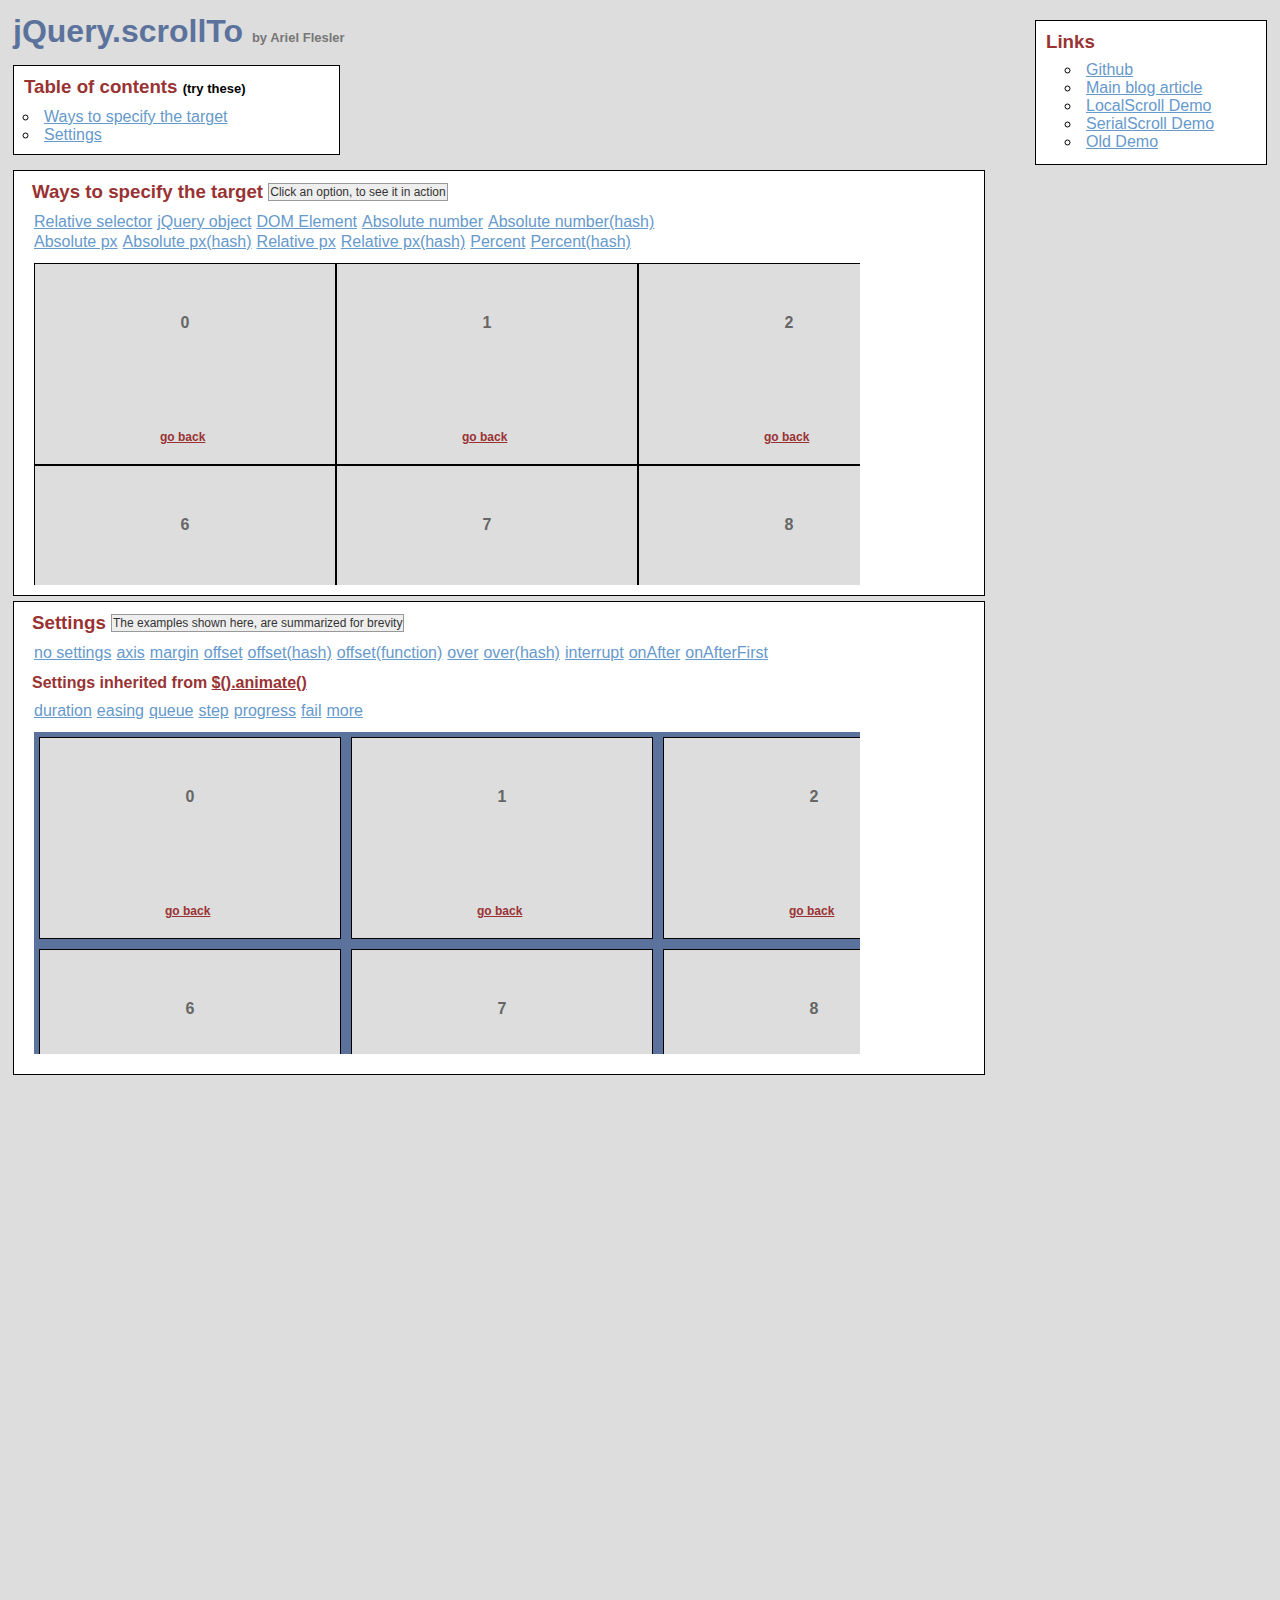
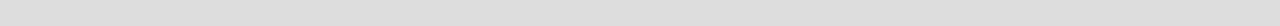
<file: assets/plugins/jquery-scrollTo/demo/index.html>
<!DOCTYPE html PUBLIC "-//W3C//DTD XHTML 1.0 Transitional//EN" "http://www.w3.org/TR/xhtml1/DTD/xhtml1-transitional.dtd">
<html xmlns="http://www.w3.org/1999/xhtml">
<head>
	<meta http-equiv="Content-Type" content="text/html; charset=iso-8859-1" />
	<title>jQuery.scrollTo</title>
	<meta name="keywords" content="javascript, jquery, plugins, scroll, scrollTo, smooth, animation, to, effect, ariel, flesler, window, overflow, element, navigation, customizable" />
	<meta name="description" content="Demo of jQuery.scrollTo. Lightweight, cross-browser and highly customizable animated scrolling with jQuery, made by Ariel Flesler." />
	<meta name="robots" content="index,follow" />
	<link type="text/css" rel="stylesheet" href="css/style.css" />
	<script type="text/javascript" src="https://ajax.googleapis.com/ajax/libs/jquery/1.8.0/jquery.min.js"></script>
	<script type="text/javascript" src="../jquery.scrollTo.min.js"></script>
	<script type="text/javascript">
		jQuery(function( $ ){
			/**
			 * Demo binding and preparation, no need to read this part
			 */
				//borrowed from jQuery easing plugin
				//http://gsgd.co.uk/sandbox/jquery.easing.php
				$.easing.elasout = function(x, t, b, c, d) {
					var s=1.70158;var p=0;var a=c;
					if (t==0) return b;  if ((t/=d)==1) return b+c;  if (!p) p=d*.3;
					if (a < Math.abs(c)) { a=c; var s=p/4; }
					else var s = p/(2*Math.PI) * Math.asin (c/a);
					return a*Math.pow(2,-10*t) * Math.sin( (t*d-s)*(2*Math.PI)/p ) + c + b;
				};
				$('a.back').click(function() {
					$(this).parents('div.pane').scrollTo(0, 800, { queue:true });
					$(this).parents('div.section').find('span.message').text( this.title);
					return false;
				});
				//just for the example, to stop the click on the links.
				$('ul.links').click(function(e){
					var link = e.target;
					if (link.target === '_blank') {
						return;
					}
					e.preventDefault();
					link.blur();
					if (link.title) {
						$(this).parent().find('span.message').text(link.title);
					}
				});
			
			// This one is important, many browsers don't reset scroll on refreshes
			// Reset all scrollable panes to (0,0)
			$('div.pane').scrollTo(0);
			// Reset the screen to (0,0)
			$.scrollTo(0);
			
			// TOC, shows how to scroll the whole window
			$('#toc a').click(function() {//$.scrollTo works EXACTLY the same way, but scrolls the whole screen
				$.scrollTo(this.hash, 1500, { easing:'elasout' });
				$(this.hash).find('span.message').text(this.title);
				return false;
			});
			
			// Target examples bindings
			var $target = $('#pane-target');
			$('#target-examples a').click(function() {
				$target.stop(true);
			});

			$('#relative-selector').click(function() {
				$target.scrollTo('li:eq(7)', 800);
			});
			$('#jquery-object').click(function() {
				$target.scrollTo($('#pane-target li:eq(14)') , 800);
			});
			$('#dom-element').click(function() {
				$target.scrollTo(document.getElementById('twenty'), 800);
			});
			$('#absolute-number').click(function() {
				$target.scrollTo(150, 800);
			});
			$('#absolute-number-hash').click(function() {
				$target.scrollTo({ top:800, left:700}, 800);
			});
			$('#absolute-px').click(function() {
				$target.scrollTo('520px', 800);
			});
			$('#absolute-px-hash').click(function() {
				$target.scrollTo({top:'110px', left:'290px'}, 800);
			});
			$('#relative-px').click(function() {
				$target.scrollTo('+=100', 500);
			});
			$('#relative-px-hash').click(function() {				
				$target.scrollTo({top:'-=100px', left:'+=100'}, 500);
			});
			$('#percentage-px').click(function() {				
				$target.scrollTo('50%', 800);
			});
			$('#percentage-px-hash').click(function() {				
				$target.scrollTo({top:'50%', left:'20%'}, 800);
			});
			
			// Settings examples bindings, they will all scroll to the same place, with different settings
			var $settings = $('#pane-settings');
			$('#settings-examples a').click(function() {
				// before each animation, reset to (0,0), skip this.
				$settings.stop(true).scrollTo(0);
			});
			
			$('#settings-no').click(function() {
				$settings.scrollTo('li:eq(15)', 1000);
			});
			$('#settings-axis').click(function() {// only scroll horizontally
				$settings.scrollTo('li:eq(15)', 1000, { axis:'x' });
			});
			$('#settings-duration').click(function() {// it's the same as specifying it in the 2nd argument
				$settings.scrollTo('li:eq(15)', { duration: 3000 });
			});
			$('#settings-easing').click(function() {
				$settings.scrollTo('li:eq(15)', 2500, { easing:'elasout' });
			});
			$('#settings-margin').click(function() {//scroll to the "outer" position of the element
				$settings.scrollTo('li:eq(15)', 1000, { margin:true });
			});
			$('#settings-offset').click(function() {//same as { top:-50, left:-50 }
				$settings.scrollTo('li:eq(15)', 1000, { offset:-50 });
			});
			$('#settings-offset-hash').click(function() {
				$settings.scrollTo('li:eq(15)', 1000, { offset:{ top:-5, left:-30 } });
			});
			$('#settings-offset-function').click(function() {
				$settings.scrollTo('li:eq(15)', 1000, {offset: function() { return {top:-30, left:-5}; }});
			});
			$('#settings-over').click(function() {//same as { top:-50, left:-50 }
				$settings.scrollTo('li:eq(15)', 1000, { over:0.5 });
			});
			$('#settings-over-hash').click(function() {
				$settings.scrollTo('li:eq(15)', 1000, { over:{ top:0.2, left:-0.5 } });
			});
			$('#settings-interrupt').click(function() {
				$settings.scrollTo('li:eq(15)', 10000, { interrupt:true });
			});
			$('#settings-queue').click(function() {//in this case, having 'axis' as 'xy' or 'yx' matters.
				$settings.scrollTo('li:eq(15)', 2000, { queue:true });
			});
			$('#settings-onAfter').click(function() {
				$settings.scrollTo('li:eq(15)', 2000, { 
					onAfter:function() {
						$('#settings-message').text('Got there!');
					}
				});
			});
			$('#settings-onAfterFirst').click(function() {//onAfterFirst exists only when queuing
				$settings.scrollTo('li:eq(15)', 1600, { 
					queue:true,
					onAfterFirst:function() {
						$('#settings-message').text('Got there horizontally!');
					},
					onAfter:function() {
						$('#settings-message').text('Got there vertically!');
					}
				});
			});
			$('#settings-step').click(function() {
				$settings.scrollTo('li:eq(15)', 2000, {step:function(now) {
					$('#settings-message').text(now.toFixed(2));
				}});
			});
			$('#settings-progress').click(function() {
				$settings.scrollTo('li:eq(15)', 2000, {progress:function(_, now) {
					$('#settings-message').text(Math.round(now*100) + '%');
				}});
			});
			$('#settings-fail').click(function() {
				$settings.scrollTo('li:eq(15)', 10000, {interrupt:true, fail:function() {
					$('#settings-message').text('Scroll interrupted!');
				}});
			});
		});
	</script>
</head>
<body>
	<h1>jQuery.scrollTo&nbsp;<strong>by Ariel Flesler</strong></h1>
	
	<div id="toc" class="part">
		<h3>Table of contents&nbsp;<strong>(try these)</strong></h3>
		<ul>
			<li><a title="$.scrollTo('#target-examples', 800, {easing:'elasout'});" href="#target-examples">Ways to specify the target</a></li>
			<li><a title="$.scrollTo('#settings-examples', 800, {easing:'elasout'});" href="#settings-examples">Settings</a></li>
		</ul>
	</div>
	
	<div id="links" class="part">
		<h3>Links</h3>
		<ul>
			<li><a target="_blank" href="https://github.com/flesler/jquery.scrollTo">Github</a></li>
			<li><a target="_blank" href="http://flesler.blogspot.com/2007/10/jqueryscrollto.html">Main blog article</a></li>
			<li><a target="_blank" href="http://demos.flesler.com/jquery/localScroll/">LocalScroll Demo</a></li>
			<li><a target="_blank" href="http://demos.flesler.com/jquery/serialScroll/">SerialScroll Demo</a></li>
			<li><a target="_blank" href="index.old.html">Old Demo</a></li>
		</ul>
	</div>
	<div id="target-examples" class="section part">
		<h3>Ways to specify the target&nbsp;<span id="target-message" class="message">Click an option, to see it in action</span></h3>
		<ul class="links">
			<li><a title="$(...).scrollTo('li:eq(7)', 800);" id="relative-selector" href="#">Relative selector</a></li>
			<li><a title="$(...).scrollTo($('div li:eq(14)'), 800);" id="jquery-object" href="#">jQuery object</a></li>
			<li><a title="$(...).scrollTo(document.getElementById('twenty'), 800);" id="dom-element" href="#">DOM Element</a></li>
			<li><a title="$(...).scrollTo(150, 800);" id="absolute-number" href="#">Absolute number</a></li>
			<li><a title="$(...).scrollTo({ top:800, left:700}, 800);" id="absolute-number-hash" href="#">Absolute number(hash)</a></li>
		</ul>
		<ul class="links">
			<li><a title="$(...).scrollTo('520px', 800);" id="absolute-px" href="#">Absolute px</a></li>
			<li><a title="$(...).scrollTo({top:'110px', left:'290px'}, 800);" id="absolute-px-hash" href="#">Absolute px(hash)</a></li>
			<li><a title="$(...).scrollTo('+=100px', 800);" id="relative-px" href="#">Relative px</a></li>
			<li><a title="$(...).scrollTo({top:'-=100px', left:'+=100'}, 800);" id="relative-px-hash" href="#">Relative px(hash)</a></li>
			<li><a title="$(...).scrollTo('50%', 800);" id="percentage-px" href="#">Percent</a></li>
			<li><a title="$(...).scrollTo({top:'50%', left:'20%'}, 800);" id="percentage-px-hash" href="#">Percent(hash)</a></li>
		</ul>
		<div id="pane-target" class="pane">
			<ul class="elements" style="height:1011px; width:1820px;">
				<li><p>0</p><a href="#" title="$(...).scrollTo(0, 800, {queue:true});" class="back">go back</a></li><li><p>1</p><a href="#" title="$(...).scrollTo(0, 800, {queue:true});" class="back">go back</a></li><li><p>2</p><a href="#" title="$(...).scrollTo(0, 800, {queue:true});" class="back">go back</a></li><li><p>3</p><a href="#" title="$(...).scrollTo(0, 800, {queue:true});" class="back">go back</a></li><li><p>4</p><a href="#" title="$(...).scrollTo(0, 800, {queue:true});" class="back">go back</a></li><li><p>5</p><a href="#" title="$(...).scrollTo(0, 800, {queue:true});" class="back">go back</a></li><li><p>6</p><a href="#" title="$(...).scrollTo(0, 800, {queue:true});" class="back">go back</a></li><li><p>7</p><a href="#" title="$(...).scrollTo(0, 800, {queue:true});" class="back">go back</a></li><li><p>8</p><a href="#" title="$(...).scrollTo(0, 800, {queue:true});" class="back">go back</a></li><li><p>9</p><a href="#" title="$(...).scrollTo(0, 800, {queue:true});" class="back">go back</a></li><li><p>10</p><a href="#" title="$(...).scrollTo(0, 800, {queue:true});" class="back">go back</a></li><li><p>11</p><a href="#" title="$(...).scrollTo(0, 800, {queue:true});" class="back">go back</a></li><li><p>12</p><a href="#" title="$(...).scrollTo(0, 800, {queue:true});" class="back">go back</a></li><li><p>13</p><a href="#" title="$(...).scrollTo(0, 800, {queue:true});" class="back">go back</a></li><li><p>14</p><a href="#" title="$(...).scrollTo(0, 800, {queue:true});" class="back">go back</a></li><li><p>15</p><a href="#" title="$(...).scrollTo(0, 800, {queue:true});" class="back">go back</a></li><li><p>16</p><a href="#" title="$(...).scrollTo(0, 800, {queue:true});" class="back">go back</a></li><li><p>17</p><a href="#" title="$(...).scrollTo(0, 800, {queue:true});" class="back">go back</a></li><li><p>18</p><a href="#" title="$(...).scrollTo(0, 800, {queue:true});" class="back">go back</a></li><li><p>19</p><a href="#" title="$(...).scrollTo(0, 800, {queue:true});" class="back">go back</a></li><li id="twenty"><p>20</p><a href="#" title="$(...).scrollTo(0, 800, {queue:true});" class="back">go back</a></li><li><p>21</p><a href="#" title="$(...).scrollTo(0, 800, {queue:true});" class="back">go back</a></li><li><p>22</p><a href="#" title="$(...).scrollTo(0, 800, {queue:true});" class="back">go back</a></li><li><p>23</p><a href="#" title="$(...).scrollTo(0, 800, {queue:true});" class="back">go back</a></li><li><p>24</p><a href="#" title="$(...).scrollTo(0, 800, {queue:true});" class="back">go back</a></li><li><p>25</p><a href="#" title="$(...).scrollTo(0, 800, {queue:true});" class="back">go back</a></li><li><p>26</p><a href="#" title="$(...).scrollTo(0, 800, {queue:true});" class="back">go back</a></li><li><p>27</p><a href="#" title="$(...).scrollTo(0, 800, {queue:true});" class="back">go back</a></li><li><p>28</p><a href="#" title="$(...).scrollTo(0, 800, {queue:true});" class="back">go back</a></li><li><p>29</p><a href="#" title="$(...).scrollTo(0, 800, {queue:true});" class="back">go back</a></li>
			</ul>
		</div>
	</div>
	<div id="settings-examples" class="section part">
		<h3>Settings&nbsp;<span id="settings-message" class="message">The examples shown here, are summarized for brevity</span></h3>
		<ul class="links">
			<li><a title="$(...).scrollTo('li:eq(15)', 1000);" id="settings-no" href="#">no settings</a></li>
			<li><a title="$(...).scrollTo('li:eq(15)', 1000, {axis:'x'});//only scroll on this axis (can be x, y, xy or yx)" id="settings-axis" href="#">axis</a></li>
			<li><a title="$(...).scrollTo('li:eq(15)', 1000, {margin:true});//deduct the margin and border from the final position" id="settings-margin" href="#">margin</a></li>
			<li><a title="$(...).scrollTo('li:eq(15)', 1000, {offset:-50});//add or deduct from the final position" id="settings-offset" href="#">offset</a></li>
			<li><a title="$(...).scrollTo('li:eq(15)', 1000, {offset: {top:-5, left:-30} });" id="settings-offset-hash" href="#">offset(hash)</a></li>
			<li><a title="$(...).scrollTo('li:eq(15)', 1000, {offset: function() { return {top:-30, left:-5}; }});" id="settings-offset-function" href="#">offset(function)</a></li>
			<li><a title="$(...).scrollTo('li:eq(15)', 1000, {over:0.5});//add or deduct a fraction of its height/width" id="settings-over" href="#">over</a></li>
			<li><a title="$(...).scrollTo('li:eq(15)', 1000, {over:{top:0.2, left:-0.5});" id="settings-over-hash" href="#">over(hash)</a></li>
			<li><a title="Scroll manually to interrupt the animation" id="settings-interrupt" href="#">interrupt</a></li>
			<li><a title="$(...).scrollTo('li:eq(15)', 1600, {onAfter:function() { } });//called after the scrolling ends" id="settings-onAfter" href="#">onAfter</a></li>
			<li><a title="$(...).scrollTo('li:eq(15)', 1600, {queue:true, onAfterFirst:function() { } });//called after the first axis scrolled" id="settings-onAfterFirst" href="#">onAfterFirst</a></li>
		</ul>
		<h4>Settings inherited from <a href="http://api.jquery.com/animate/#animate-properties-options" target="_blank">$().animate()</a></h4>
		<ul class="links">
			<li><a title="$(...).scrollTo('li:eq(15)', {duration:3000});//another way of calling the plugin" id="settings-duration" href="#">duration</a></li>
			<li><a title="$(...).scrollTo('li:eq(15)', 2500, {easing:'elasout'});//specify an easing equation" id="settings-easing" href="#">easing</a></li>
			<li><a title="$(...).scrollTo('li:eq(15)', 1600, {queue:true});//scroll one axis, then the other" id="settings-queue" href="#">queue</a></li>
			<li><a title="$(...).scrollTo('li:eq(15)', 2500, {step:function() { }'});//specify a step function" id="settings-step" href="#">step</a></li>
			<li><a title="$(...).scrollTo('li:eq(15)', 2500, {progress:function() { }'});//specify a progress function" id="settings-progress" href="#">progress</a></li>
			<li><a title="Scroll manually to interrupt and trigger the callback" id="settings-fail" href="#">fail</a></li>
			<li><a href="http://api.jquery.com/animate/#animate-properties-options" target="_blank">more</a></li>
		</ul>
		<div id="pane-settings" class="pane">
			<ul class="elements" style="height:1062px;width:1877px;">
				<li><p>0</p><a href="#" title="$(...).scrollTo(0, 800, {queue:true});" class="back">go back</a></li><li><p>1</p><a href="#" title="$(...).scrollTo(0, 800, {queue:true});" class="back">go back</a></li><li><p>2</p><a href="#" title="$(...).scrollTo(0, 800, {queue:true});" class="back">go back</a></li><li><p>3</p><a href="#" title="$(...).scrollTo(0, 800, {queue:true});" class="back">go back</a></li><li><p>4</p><a href="#" title="$(...).scrollTo(0, 800, {queue:true});" class="back">go back</a></li><li><p>5</p><a href="#" title="$(...).scrollTo(0, 800, {queue:true});" class="back">go back</a></li><li><p>6</p><a href="#" title="$(...).scrollTo(0, 800, {queue:true});" class="back">go back</a></li><li><p>7</p><a href="#" title="$(...).scrollTo(0, 800, {queue:true});" class="back">go back</a></li><li><p>8</p><a href="#" title="$(...).scrollTo(0, 800, {queue:true});" class="back">go back</a></li><li><p>9</p><a href="#" title="$(...).scrollTo(0, 800, {queue:true});" class="back">go back</a></li><li><p>10</p><a href="#" title="$(...).scrollTo(0, 800, {queue:true});" class="back">go back</a></li><li><p>11</p><a href="#" title="$(...).scrollTo(0, 800, {queue:true});" class="back">go back</a></li><li><p>12</p><a href="#" title="$(...).scrollTo(0, 800, {queue:true});" class="back">go back</a></li><li><p>13</p><a href="#" title="$(...).scrollTo(0, 800, {queue:true});" class="back">go back</a></li><li><p>14</p><a href="#" title="$(...).scrollTo(0, 800, {queue:true});" class="back">go back</a></li><li><p>15</p><a href="#" title="$(...).scrollTo(0, 800, {queue:true});" class="back">go back</a></li><li><p>16</p><a href="#" title="$(...).scrollTo(0, 800, {queue:true});" class="back">go back</a></li><li><p>17</p><a href="#" title="$(...).scrollTo(0, 800, {queue:true});" class="back">go back</a></li><li><p>18</p><a href="#" title="$(...).scrollTo(0, 800, {queue:true});" class="back">go back</a></li><li><p>19</p><a href="#" title="$(...).scrollTo(0, 800, {queue:true});" class="back">go back</a></li><li><p>20</p><a href="#" title="$(...).scrollTo(0, 800, {queue:true});" class="back">go back</a></li><li><p>21</p><a href="#" title="$(...).scrollTo(0, 800, {queue:true});" class="back">go back</a></li><li><p>22</p><a href="#" title="$(...).scrollTo(0, 800, {queue:true});" class="back">go back</a></li><li><p>23</p><a href="#" title="$(...).scrollTo(0, 800, {queue:true});" class="back">go back</a></li><li><p>24</p><a href="#" title="$(...).scrollTo(0, 800, {queue:true});" class="back">go back</a></li><li><p>25</p><a href="#" title="$(...).scrollTo(0, 800, {queue:true});" class="back">go back</a></li><li><p>26</p><a href="#" title="$(...).scrollTo(0, 800, {queue:true});" class="back">go back</a></li><li><p>27</p><a href="#" title="$(...).scrollTo(0, 800, {queue:true});" class="back">go back</a></li><li><p>28</p><a href="#" title="$(...).scrollTo(0, 800, {queue:true});" class="back">go back</a></li><li><p>29</p><a href="#" title="$(...).scrollTo(0, 800, {queue:true});" class="back">go back</a></li>
			</ul>
		</div>
	</div>
</body>
</html>
</file>
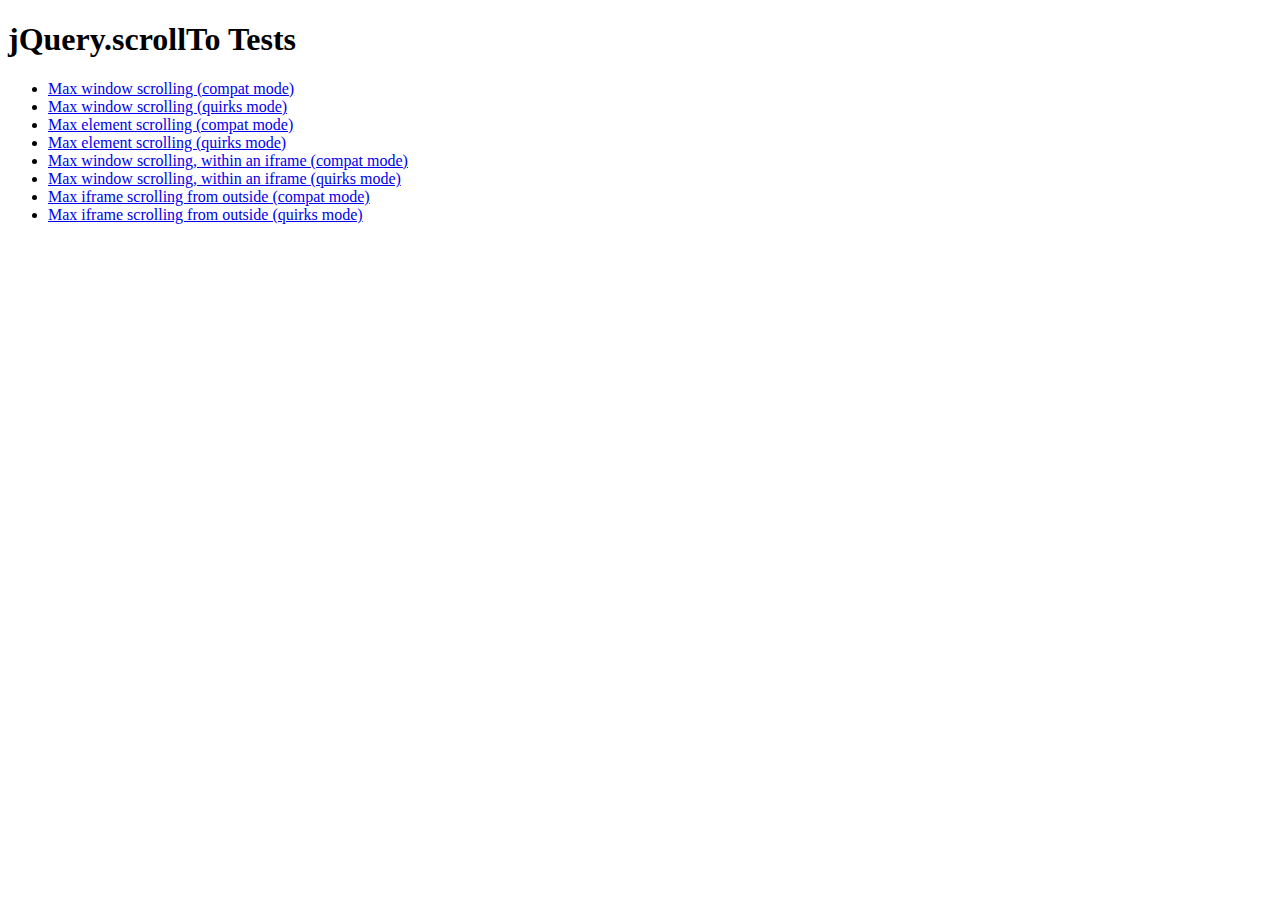
<file: assets/plugins/jquery-scrollTo/tests/index.html>
<!DOCTYPE html PUBLIC "-//W3C//DTD XHTML 1.0 Transitional//EN" "http://www.w3.org/TR/xhtml1/DTD/xhtml1-transitional.dtd">
<html xmlns="http://www.w3.org/1999/xhtml">
<head>
	<meta http-equiv="Content-Type" content="text/html; charset=iso-8859-1" />
	<title>jQuery.scrollTo Tests</title>
	<meta name="keywords" content="javascript, jquery, plugins, scroll, scrollTo, smooth, animation, to, effect, ariel, flesler, window, overflow, element, navigation, customizable" />
	<meta name="description" content="Tests for jQuery ScrollTo. Made by Ariel Flesler." />
	<meta name="robots" content="index,follow" />
</head>
<body>
	<h1>jQuery.scrollTo Tests</h1>
	
	<ul>
		<li><a href="WinMaxY-compat.html">Max window scrolling (compat mode)</a></li>
		<li><a href="WinMaxY-quirks.html">Max window scrolling (quirks mode)</a></li>
		<li><a href="ElemMaxY-compat.html">Max element scrolling (compat mode)</a></li>
		<li><a href="ElemMaxY-quirks.html">Max element scrolling (quirks mode)</a></li>
		<li><a href="WinMaxY-with-iframe-compat.html">Max window scrolling, within an iframe (compat mode)</a></li>
		<li><a href="WinMaxY-with-iframe-quirks.html">Max window scrolling, within an iframe (quirks mode)</a></li>
		<li><a href="WinMaxY-to-iframe-compat.html">Max iframe scrolling from outside (compat mode)</a></li>
		<li><a href="WinMaxY-to-iframe-quirks.html">Max iframe scrolling from outside (quirks mode)</a></li>
	</ul>
</body>
</html>
</file>
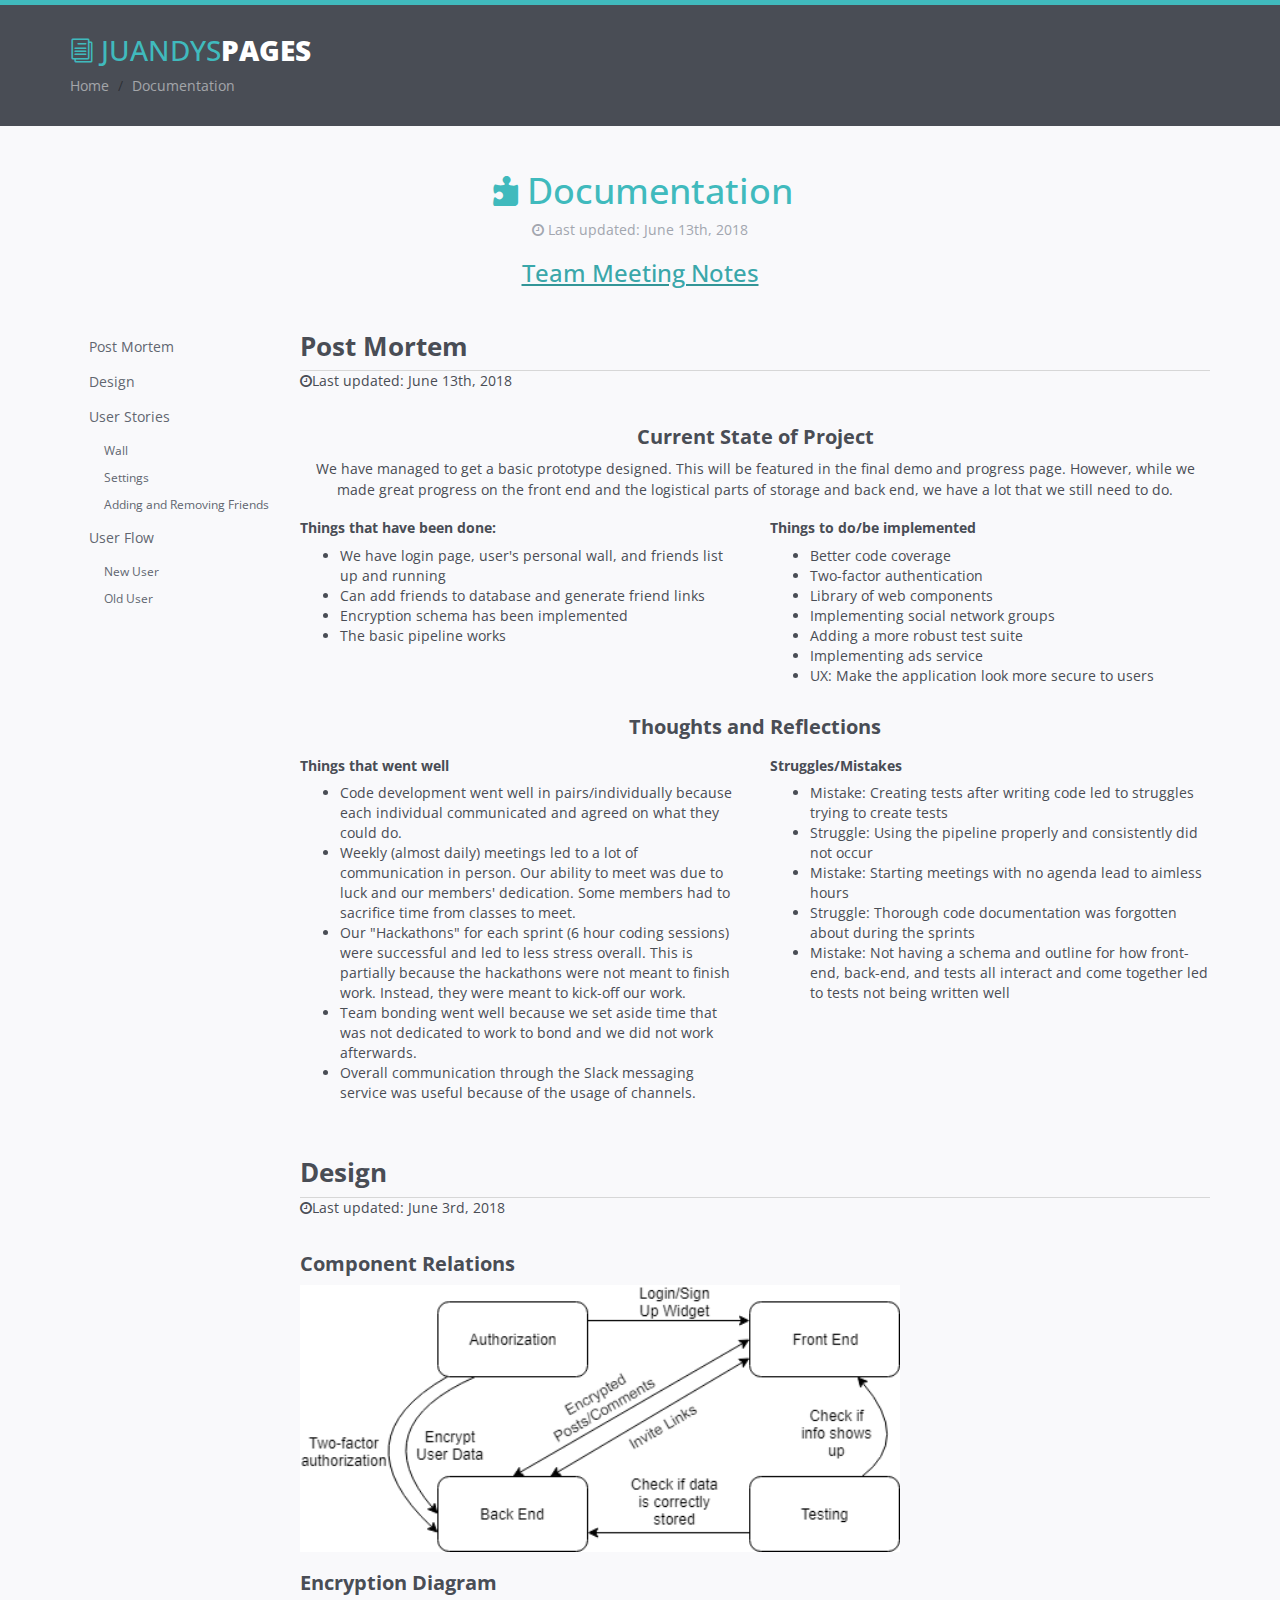
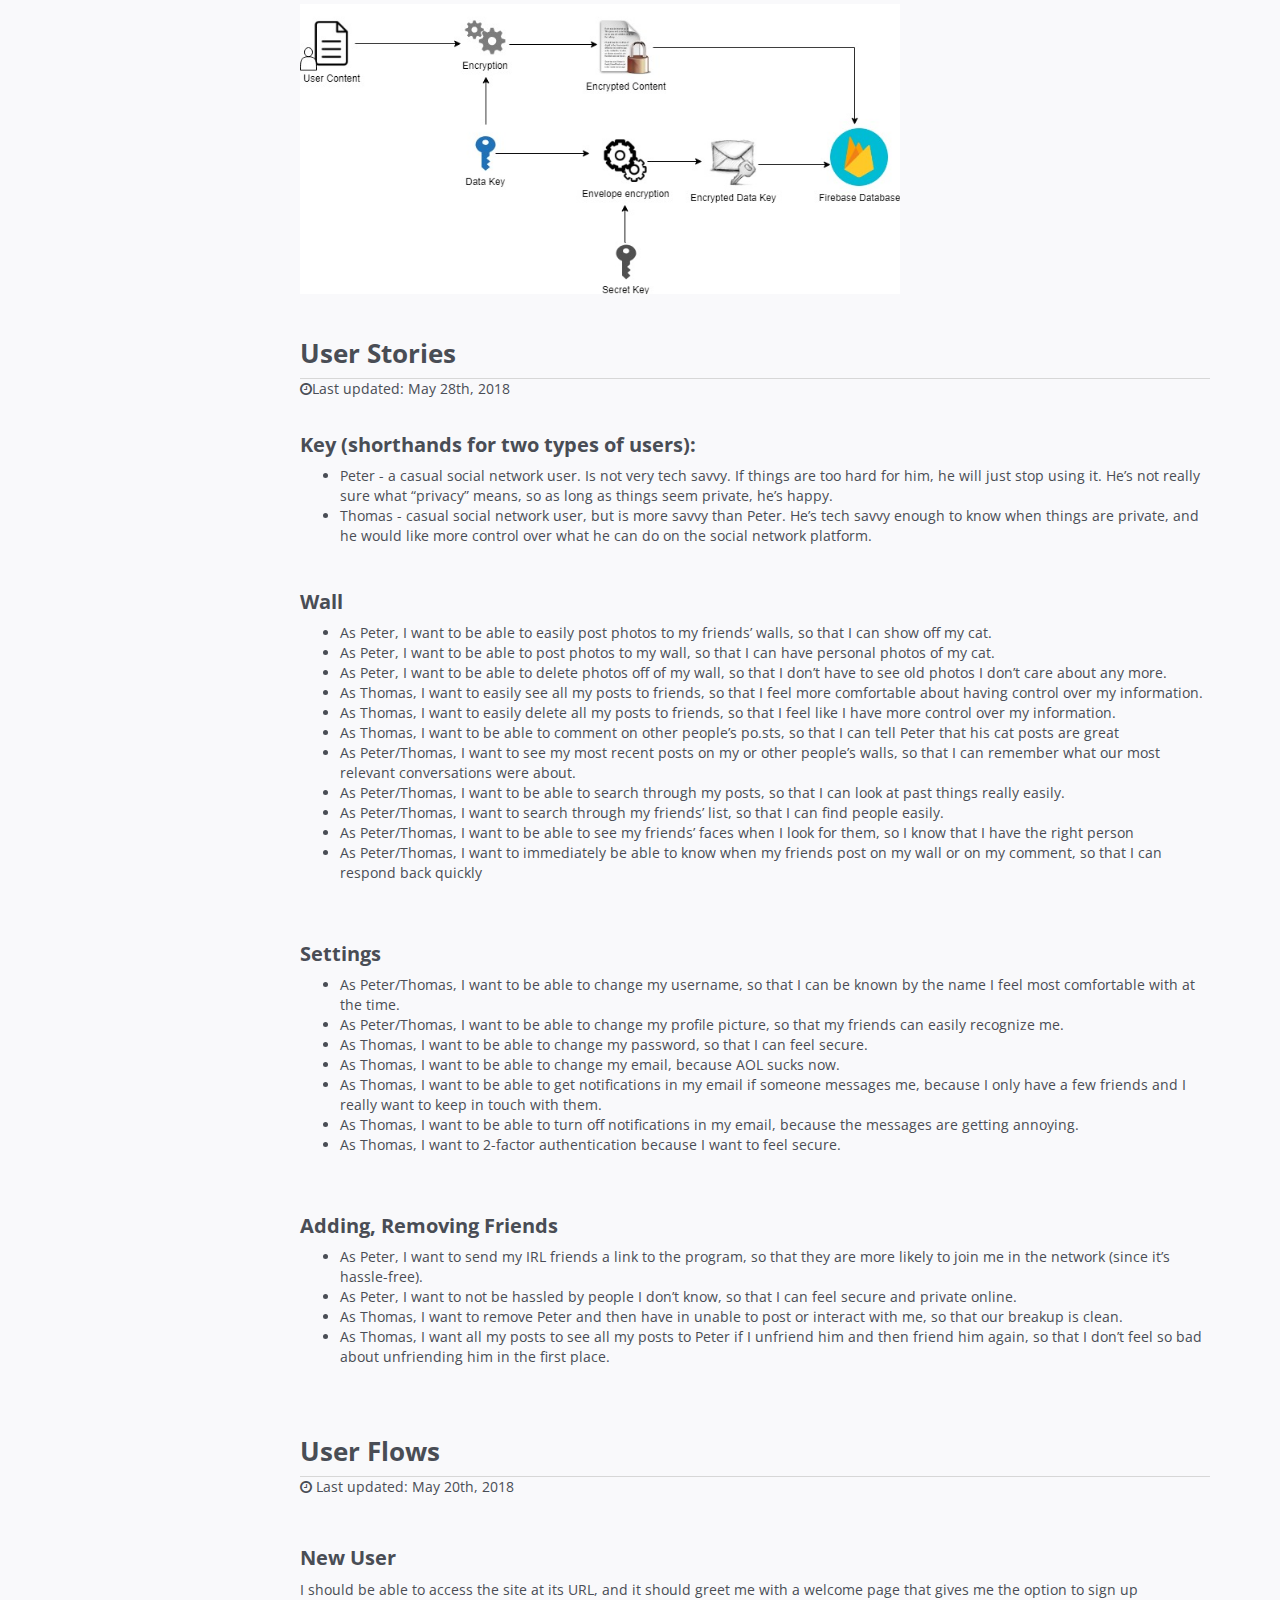
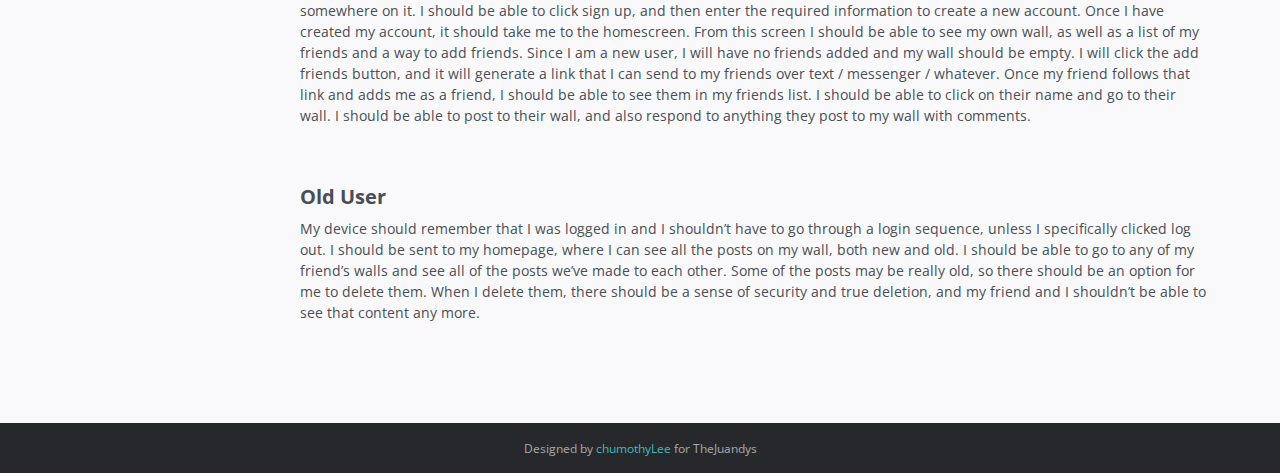
<file: documentation.html>
<!DOCTYPE html>
<!--[if IE 8]> <html lang="en" class="ie8"> <![endif]-->  
<!--[if IE 9]> <html lang="en" class="ie9"> <![endif]-->  
<!--[if !IE]><!--> <html lang="en"> <!--<![endif]-->  
<head>
    <title>Juandys Pages</title>
    <!-- Meta -->
    <meta charset="utf-8">
    <meta http-equiv="X-UA-Compatible" content="IE=edge">
    <meta name="viewport" content="width=device-width, initial-scale=1.0">
    <meta name="description" content="">
    <meta name="author" content="">    
    <link rel="shortcut icon" href="favicon.ico">  
    <link href='http://fonts.googleapis.com/css?family=Open+Sans:300italic,400italic,600italic,700italic,800italic,400,300,600,700,800' rel='stylesheet' type='text/css'>
    <!-- Global CSS -->
    <link rel="stylesheet" href="assets/plugins/bootstrap/css/bootstrap.min.css">   
    <!-- Plugins CSS -->    
    <link rel="stylesheet" href="assets/plugins/font-awesome/css/font-awesome.css">
    <link rel="stylesheet" href="assets/plugins/prism/prism.css">
    <link rel="stylesheet" href="assets/plugins/lightbox/dist/ekko-lightbox.min.css">
    <link rel="stylesheet" href="assets/plugins/elegant_font/css/style.css">

    <!-- Theme CSS -->
    <link id="theme-style" rel="stylesheet" href="assets/css/styles.css">
    <!-- HTML5 shim and Respond.js IE8 support of HTML5 elements and media queries -->
    <!--[if lt IE 9]>
      <script src="https://oss.maxcdn.com/html5shiv/3.7.2/html5shiv.min.js"></script>
      <script src="https://oss.maxcdn.com/respond/1.4.2/respond.min.js"></script>
    <![endif]-->
    <script async src="//pagead2.googlesyndication.com/pagead/js/adsbygoogle.js"></script>
<script> (adsbygoogle = window.adsbygoogle || []).push({
google_ad_client: "ca-pub-8151432188803602",
enable_page_level_ads: true
});
</script>
    
</head> 

<body class="body-primary
">
    <div class="page-wrapper">
        <!-- ******Header****** -->
        <header id="header" class="header">
            <div class="container">
                <div class="branding">
                    <h1 class="logo">
                        <a href="index.html">
                            <span aria-hidden="true" class="icon_documents_alt icon"></span>
                            <span class="text-highlight">Juandys</span><span class="text-bold">Pages</span>
                        </a>
                    </h1>
                </div><!--//branding-->
                <ol class="breadcrumb">
                    <li><a href="index.html">Home</a></li>
                    <li class="active">Documentation</li>
                </ol>
            </div><!--//container-->
        </header><!--//header-->
        <div class="doc-wrapper">
            <div class="container">
                <div id="doc-header" class="doc-header text-center">
                    <h1 class="doc-title"><span aria-hidden="true" class="icon icon_puzzle_alt"></span> Documentation </h1>
                    <div class="meta"><i class="fa fa-clock-o"></i> Last updated: June 13th, 2018</div>
                    <h3><u><a href="https://tinyurl.com/teamjuandy" target="_blank">Team Meeting Notes</a></u></h3>
                </div><!--//doc-header-->
                <div class="doc-body">
                    <div class="doc-content">
                        <div class="content-inner">
                            <section id="postmortem" class="doc-section">
                                <h2 class="section-title">Post Mortem</h2>
                                <div class-"meta"><i class="fa fa-clock-o"></i>Last updated: June 13th, 2018</div>
                                <div class="section-block">
                                	<center><h3>Current State of Project</h3>
                                		<p>We have managed to get a basic prototype designed. This will be featured in the final demo and progress page. However, while we made great progress on the front end and the logistical parts of storage and back end, we have a lot that we still need to do.</p>
                                	</center>

                                	<div class ="row"> <!--beginning of state of project -->
                                		<div class="col-md-6 col-sm-6 col-xs-12">
		                                	<h6>Things that have been done:</h6>
		                                	<ul>
		                                		<li>We have login page, user's personal wall, and friends list up and running</li>
		                                		<li>Can add friends to database and generate friend links</li>
		                                		<li>Encryption schema has been implemented</li>
		                                		<li>The basic pipeline works</li>
		                                	</ul>
		                                </div>
		                                <div class="col-md-6 col-sm-6 col-xs-12">
		                                	<h6>Things to do/be implemented</h6>
		                                	<ul>
		                                		<li>Better code coverage</li>
		                                		<li>Two-factor authentication</li>
		                                		<li>Library of web components</li>
		                                		<li>Implementing social network groups</li>
		                                		<li>Adding a more robust test suite</li>
		                                		<li>Implementing ads service</li>
		                                		<li>UX: Make the application look more secure to users</li>
		                                	</ul>
		                                </div>
                                	</div> <!-- end of row of state of project -->

                                	<center><h3>Thoughts and Reflections</h3></center>
                                	<div class ="row"> <!--beginning of thoughts and reflections -->
                                		<div class="col-md-6 col-sm-6 col-xs-12">
		                                	<h6>Things that went well</h6>
		                                	<ul>
		                                		<li>Code development went well in pairs/individually because each individual communicated and agreed on what they could do.</li>
		                                		<li>Weekly (almost daily) meetings led to a lot of communication in person. Our ability to meet was due to luck and our members' dedication. Some members had to sacrifice time from classes to meet.</li>
		                                		<li>Our "Hackathons" for each sprint (6 hour coding sessions) were successful and led to less stress overall. This is partially because the hackathons were not meant to finish work. Instead, they were meant to kick-off our work.</li>
		                                		<li>Team bonding went well because we set aside time that was not dedicated to work to bond and we did not work afterwards.</li>
		                                		<li>Overall communication through the Slack messaging service was useful because of the usage of channels.</li>
		                                	</ul>
		                                </div>
		                                <div class="col-md-6 col-sm-6 col-xs-12">
		                                	<h6>Struggles/Mistakes</h6>
		                                	<ul>
		                                		<li>Mistake: Creating tests after writing code led to struggles trying to create tests</li>
		                                		<li>Struggle: Using the pipeline properly and consistently did not occur</li>
		                                		<li>Mistake: Starting meetings with no agenda lead to aimless hours</li>
		                                		<li>Struggle: Thorough code documentation was forgotten about during the sprints</li>
		                                		<li>Mistake: Not having a schema and outline for how front-end, back-end, and tests all interact and come together led to tests not being written well</li>
		                                	</ul>
		                                </div>
                                	</div> <!-- end of thoughts and reflections -->
                               	</div> <!--end of section block -->
                            </section>

                            <section id="design" class="doc-section">
                                <h2 class="section-title">Design</h2>
                                <div class-"meta"><i class="fa fa-clock-o"></i>Last updated: June 3rd, 2018</div>
                                <div class="section-block">
                                	<h3>Component Relations</h3>
                                    <img src="./assets/images/design-diagram.png" alt="design diagram" width="600">
                                    <h3>Encryption Diagram</h3>
                                	<img src="./assets/images/encryption-diagram.jpg" alt="encryption diagram" width="600">
                                </div> <!-- section block-->
                            </section>
                            <section id="user_stories" class="doc-section">
                                <h2 class="section-title">User Stories</h2>
                                <div class-"meta"><i class="fa fa-clock-o"></i>Last updated: May 28th, 2018</div>
                                <div class="section-block">
                                    <h3>Key (shorthands for two types of users):</h3>
                                    <ul>
                                        <li>Peter - a casual social network user. Is not very tech savvy. If things are too hard for him, he will just stop using it. He’s not really sure what “privacy” means, so as long as things seem private, he’s happy.</li>
                                        <li>Thomas - casual social network user, but is more savvy than Peter. He’s tech savvy enough to know when things are private, and he would like more control over what he can do on the social network platform.</li>
                                    </ul>
                            
                                    <div id="wall_user_stories" class="section-block">
                                    <h3>Wall</h3>
                                        <ul>
                                            <li>As Peter, I want to be able to easily post photos to my friends’ walls, so that I can show off my cat.</li>
                                            <li>As Peter, I want to be able to post photos to my wall, so that I can have personal photos of my cat.</li>
                                            <li>As Peter, I want to be able to delete photos off of my wall, so that I don’t have to see old photos I don’t care about any more.</li>
                                            <li>As Thomas, I want to easily see all my posts to friends, so that I feel more comfortable about having control over my information.</li>
                                            <li>As Thomas, I want to easily delete all my posts to friends, so that I feel like I have more control over my information.</li>
                                            <li>As Thomas, I want to be able to comment on other people’s po.sts, so that I can tell Peter that his cat posts are great</li>
                                            <li>As Peter/Thomas, I want to see my most recent posts on my or other people’s walls, so that I can remember what our most relevant conversations were about.</li>
                                            <li>As Peter/Thomas, I want to be able to search through my posts, so that I can look at past things really easily.</li>
                                            <li>As Peter/Thomas, I want to search through my friends’ list, so that I can find people easily.</li>
                                            <li>As Peter/Thomas, I want to be able to see my friends’ faces when I look for them, so I know that I have the right person</li>
                                            <li>As Peter/Thomas, I want to immediately be able to know when my friends post on my wall or on my comment, so that I can respond back quickly</li>
                                        </ul>
                                    </div>
                                    <div id="settings_user_stories" class="section-block">
                                        <h3>Settings</h3>
                                        <ul>
                                            <li>As Peter/Thomas, I want to be able to change my username, so that I can be known by the name I feel most comfortable with at the time.</li>
                                            <li>As Peter/Thomas, I want to be able to change my profile picture, so that my friends can easily recognize me.</li>
                                            <li>As Thomas, I want to be able to change my password, so that I can feel secure.</li>
                                            <li>As Thomas, I want to be able to change my email, because AOL sucks now.</li>
                                            <li>As Thomas, I want to be able to get notifications in my email if someone messages me, because I only have a few friends and I really want to keep in touch with them.</li>
                                            <li>As Thomas, I want to be able to turn off notifications in my email, because the messages are getting annoying.</li>
                                            <li>As Thomas, I want to 2-factor authentication because I want to feel secure.</li>
                                        </ul>
                                    </div>
                                    <div id="friend_settings_user_stories" class="section-block">
                                    <h3>Adding, Removing Friends</h3>
                                        <ul>
                                            <li>As Peter, I want to send my IRL friends a link to the program, so that they are more likely to join me in the network (since it’s hassle-free).</li>
                                            <li>As Peter, I want to not be hassled by people I don’t know, so that I can feel secure and private online.</li>
                                            <li>As Thomas, I want to remove Peter and then have in unable to post or interact with me, so that our breakup is clean.</li>
                                            <li>As Thomas, I want all my posts to see all my posts to Peter if I unfriend him and then friend him again, so that I don’t feel so bad about unfriending him in the first place.</li>
                                        </ul>
                                    </div>

                                </div> <!--end of user stories -->
                            </section> <!-- end of user stories -->    
                            <section id="user_flows" class="doc-section">
                                <h2 class="section-title">User Flows</h2>
                                <div class="meta"><i class="fa fa-clock-o"></i> Last updated: May 20th, 2018</div>
                                <div class="section-block">
                                    <div id="new_user_flow" class="section-block">
                                        <h3>New User </h3>
                                        <p>I should be able to access the site at its URL, and it should greet me with a welcome page that gives me the option to sign up somewhere on it.  I should be able to click sign up, and then enter the required information to create a new account.  Once I have created my account, it should take me to the homescreen.  From this screen I should be able to see my own wall, as well as a list of my friends and a way to add friends.  Since I am a new user, I will have no friends added and my wall should be empty.  I will click the add friends button, and it will generate a link that I can send to my friends over text / messenger / whatever.  Once my friend follows that link and adds me as a friend, I should be able to see them in my friends list.  I should be able to click on their name and go to their wall.  I should be able to post to their wall, and also respond to anything they post to my wall with comments.
                                        </p>
                                    </div>
                                    <div id="old_user_flow" class="section-block">
                                        <h3>Old User</h3>
                                        <p> My device should remember that I was logged in and I shouldn’t have to go through a login sequence, unless I specifically clicked log out.  I should be sent to my homepage, where I can see all the posts on my wall, both new and old.  I should be able to go to any of my friend’s walls and see all of the posts we’ve made to each other.  Some of the posts may be really old, so there should be an option for me to delete them.  When I delete them, there should be a sense of security and true deletion, and my friend and I shouldn’t be able to see that content any more.
                                        </p>
                                    </div>
                                </div>
                            </section>

                               
                        </div><!--//content-inner-->
                    </div><!--//doc-content-->
                    <div class="doc-sidebar">
                        <nav id="doc-nav">
                            <ul id="doc-menu" class="nav doc-menu hidden-xs" data-spy="affix">
                            	<li><a class="scrollto" href="#postmortem">Post Mortem</a></li>
                            	<li><a class="scrollto" href="#design">Design</a></li>
                                <li><a class="scrollto" href="#user_stories">User Stories</a></li>
                                <ul class="nav doc-sub-menu">
                                    <li><a class="scrollto" href="#wall_user_stories">Wall</a></li>
                                    <li><a class="scrollto" href="#settings_user_stories">Settings</a></li>
                                    <li><a class="scrollto" href="#friend_settings_user_stories">Adding and Removing Friends</a> </li>
                                </ul><!--//User Stories-->
                                
                                <li><a class="scrollto" href="#user_stories">User Flow</a></li>
                                <ul class="nav doc-sub-menu">
                                    <li><a class="scrollto" href="#new_user_flow">New User</a></li>
                                    <li><a class="scrollto" href="#old_user_flow">Old User</a></li>
                                </ul><!--//doc-menu-->    
                                
                            </ul><!--//doc-menu-->
                        </nav>
                    </div><!--//doc-sidebar-->
                </div><!--//doc-body-->              
            </div><!--//container-->
        </div><!--//doc-wrapper-->
    </div><!--//page-wrapper-->
    
    <footer class="footer text-center">
        <div class="container">
            <!--/* This template is released under the Creative Commons Attribution 3.0 License. Please keep the attribution link below when using for your own project. Thank you for your support. :) If you'd like to use the template without the attribution, you can check out other license options via our website: themes.3rdwavemedia.com */-->
            <small class="copyright">Designed by <a href="http://github.com/chumothyLee">chumothyLee</a> for TheJuandys</small>
            
        </div><!--//container-->
    </footer><!--//footer-->
    
     
    <!-- Main Javascript -->          
    <script type="text/javascript" src="assets/plugins/jquery-1.12.3.min.js"></script>
    <script type="text/javascript" src="assets/plugins/bootstrap/js/bootstrap.min.js"></script>
    <script type="text/javascript" src="assets/plugins/prism/prism.js"></script>    
    <script type="text/javascript" src="assets/plugins/jquery-scrollTo/jquery.scrollTo.min.js"></script>  
    <script type="text/javascript" src="assets/plugins/lightbox/dist/ekko-lightbox.min.js"></script>                                                                 
    <script type="text/javascript" src="assets/plugins/jquery-match-height/jquery.matchHeight-min.js"></script>
    <script type="text/javascript" src="assets/js/main.js"></script>
    
    
</body>
</html>
</file>
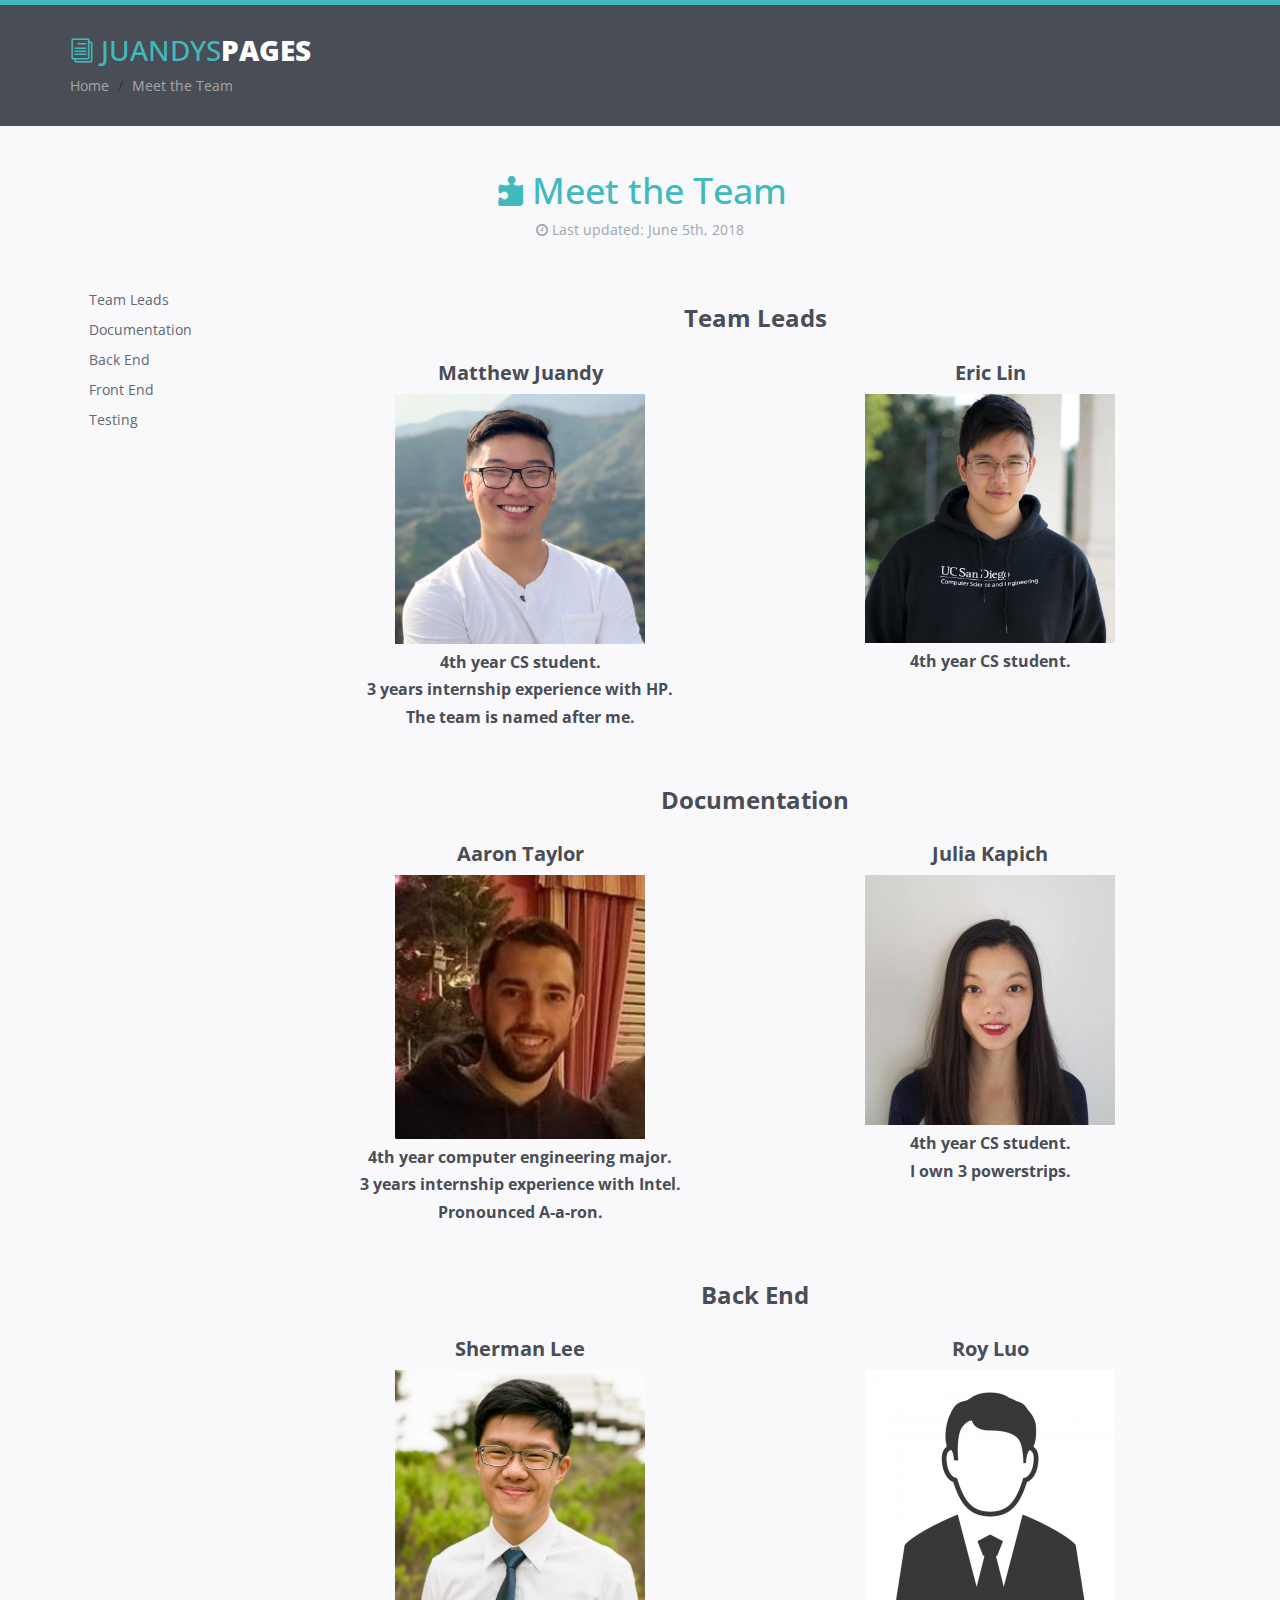
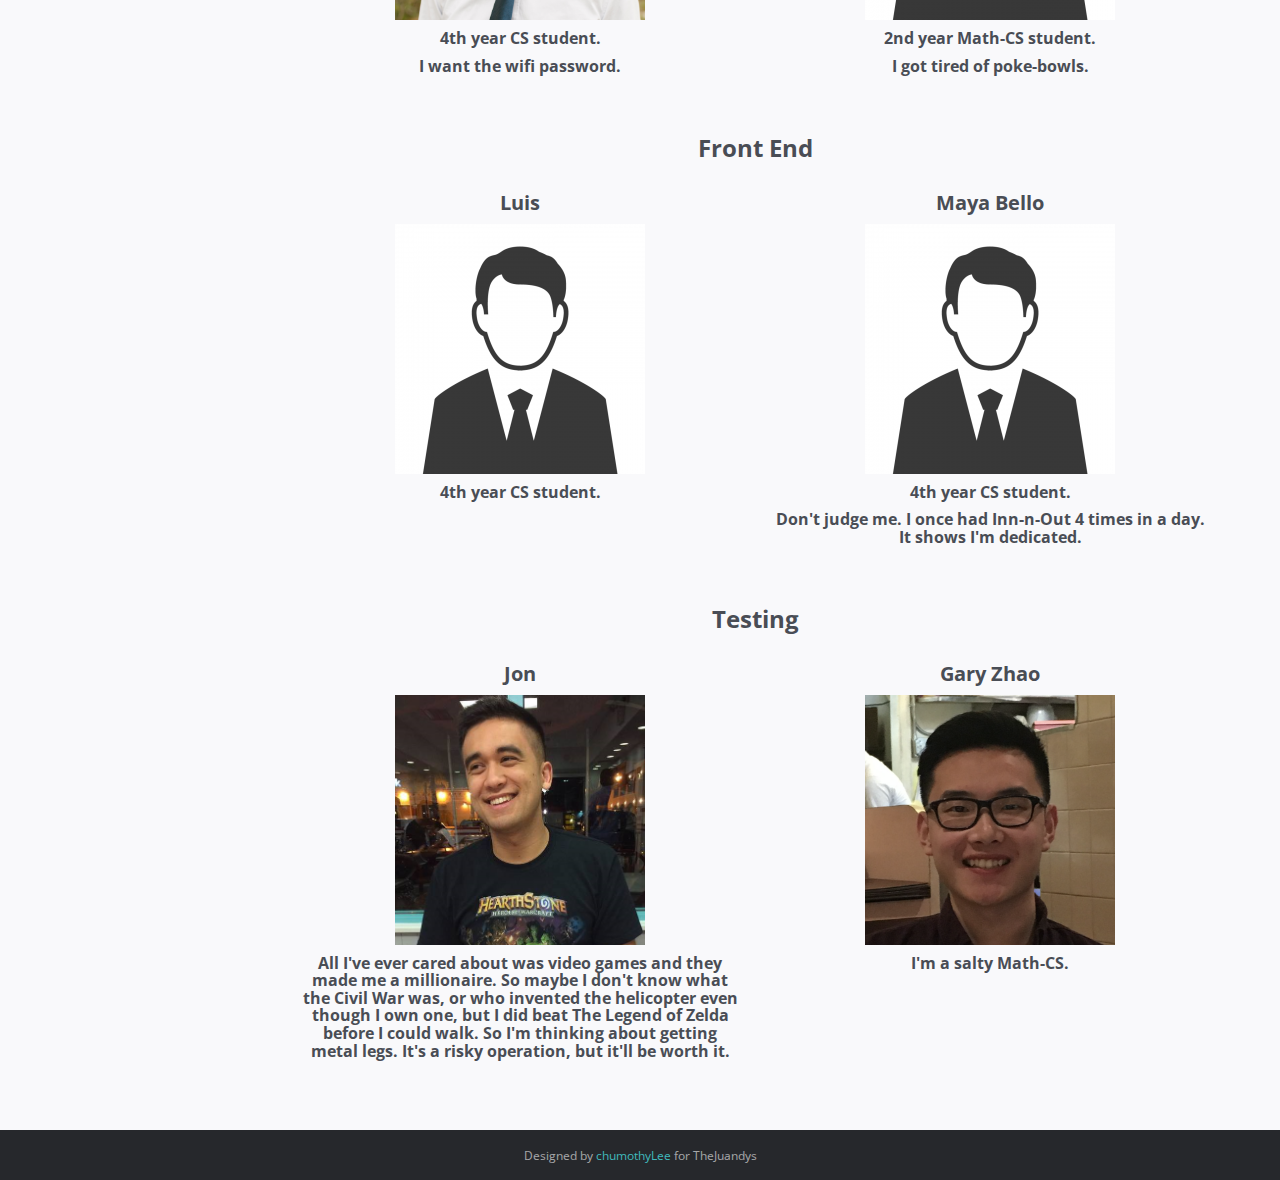
<file: meettheteam.html>
<!DOCTYPE html>
<!--[if IE 8]> <html lang="en" class="ie8"> <![endif]-->  
<!--[if IE 9]> <html lang="en" class="ie9"> <![endif]-->  
<!--[if !IE]><!--> <html lang="en"> <!--<![endif]-->  
<head>
    <title>Juandys Pages</title>
    <!-- Meta -->
    <meta charset="utf-8">
    <meta http-equiv="X-UA-Compatible" content="IE=edge">
    <meta name="viewport" content="width=device-width, initial-scale=1.0">
    <meta name="description" content="">
    <meta name="author" content="">    
    <link rel="shortcut icon" href="favicon.ico">  
    <link href='http://fonts.googleapis.com/css?family=Open+Sans:300italic,400italic,600italic,700italic,800italic,400,300,600,700,800' rel='stylesheet' type='text/css'>
    <!-- Global CSS -->
    <link rel="stylesheet" href="assets/plugins/bootstrap/css/bootstrap.min.css">   
    <!-- Plugins CSS -->    
    <link rel="stylesheet" href="assets/plugins/font-awesome/css/font-awesome.css">
    <link rel="stylesheet" href="assets/plugins/prism/prism.css">
    <link rel="stylesheet" href="assets/plugins/lightbox/dist/ekko-lightbox.min.css">
    <link rel="stylesheet" href="assets/plugins/elegant_font/css/style.css">

    <!-- Theme CSS -->
    <link id="theme-style" rel="stylesheet" href="assets/css/styles.css">
    <!-- HTML5 shim and Respond.js IE8 support of HTML5 elements and media queries -->
    <!--[if lt IE 9]>
      <script src="https://oss.maxcdn.com/html5shiv/3.7.2/html5shiv.min.js"></script>
      <script src="https://oss.maxcdn.com/respond/1.4.2/respond.min.js"></script>
    <![endif]-->
    <script async src="//pagead2.googlesyndication.com/pagead/js/adsbygoogle.js"></script>
<script> (adsbygoogle = window.adsbygoogle || []).push({
google_ad_client: "ca-pub-8151432188803602",
enable_page_level_ads: true
});
</script>
    
</head> 

<body class="body-primary">
    <div class="page-wrapper">
        <!-- ******Header****** -->
        <header id="header" class="header">
            <div class="container">
                <div class="branding">
                    <h1 class="logo">
                        <a href="index.html">
                            <span aria-hidden="true" class="icon_documents_alt icon"></span>
                            <span class="text-highlight">Juandys</span><span class="text-bold">Pages</span>
                        </a>
                    </h1>
                </div><!--//branding-->
                <ol class="breadcrumb">
                    <li><a href="index.html">Home</a></li>
                    <li class="active">Meet the Team</li>
                </ol>
            </div><!--//container-->
        </header><!--//header-->
        <div class="doc-wrapper">
            <div class="container">
                <div id="doc-header" class="doc-header text-center">
                    <h1 class="doc-title"><span aria-hidden="true" class="icon icon_puzzle_alt"></span> Meet the Team </h1>
                    <div class="meta"><i class="fa fa-clock-o"></i> Last updated: June 5th, 2018</div>
                </div><!--//doc-header-->
                <div class="doc-body">
                    <div class="doc-content">
                        <div class="content-inner">
                            <section id="teamleads" class="doc-section">
                                <center><h1> Team Leads </h1></center>
                                <div class="row">
                                    <div class="col-md-6 col-sm-6 col-xs-12">
                                        <center>
                                        <h3>Matthew Juandy</h3>
                                        <img src="./assets/images/meettheteam/matthew.png" alt="Matthew" width="250">
                                        <h5>4th year CS student.</h5>
                                        <h5>3 years internship experience with HP.</h5>
                                        <h5>The team is named after me.</h5>
                                        </center>
                                    </div>
                                    <div class="col-md-6 col-sm-6 col-xs-12">
                                        <center>
                                        <h3>Eric Lin</h3>
                                        <img src="./assets/images/meettheteam/eric.png" alt="Eric" width="250">
                                        <p></p>
                                        <h5>4th year CS student.</h5>

                                        </center>
                                    </div>
                                 </div><!--//row--> 
                            </section><!--//doc-section-->
                            <section id="documentation" class="doc-section">
                                <center><h1> Documentation </h1></center>
                                <div class="row">
                                    <div class="col-md-6 col-sm-6 col-xs-12">
                                        <center>
                                        <h3>Aaron Taylor</h3>
                                        <img src="./assets/images/meettheteam/aaron.png" alt="Aaron" width="250">
                                        <p></p>
                                        <h5>4th year computer engineering major.</h5>
                                        <h5>3 years internship experience with Intel.</h5>
                                        <h5>Pronounced A-a-ron.</h5>
                                        </center>
                                    </div>
                                    <div class="col-md-6 col-sm-6 col-xs-12">
                                        <center>
                                        <h3>Julia Kapich</h3>
                                        <img src="./assets/images/meettheteam/julia.png" alt="Julia" width="250">
                                        <p></p>
                                        <h5>4th year CS student.</h5>
                                        <h5>I own 3 powerstrips.</h5>
                                        </center>
                                    </div>
                                 </div><!--//row--> 
                            </section><!--//doc-section-->
                             <section id="back_end" class="doc-section">
                                <center><h1> Back End </h1></center>
                                <div class="row">
                                    <div class="col-md-6 col-sm-6 col-xs-12">
                                        <center>
                                        <h3>Sherman Lee</h3>
                                        <img src="./assets/images/meettheteam/sherman.png" alt="Sherman" width="250">
                                        <p></p>
                                        <h5>4th year CS student.</h5>
                                        <h5>I want the wifi password.</h5>
                                        </center>
                                    </div>
                                    <div class="col-md-6 col-sm-6 col-xs-12">
                                        <center>
                                        <h3>Roy Luo</h3>
                                        <img src="./assets/images/meettheteam/male.png" alt="Roy" width="250">
                                        <p></p>
                                        <h5>2nd year Math-CS student.</h5>
                                        <h5>I got tired of poke-bowls.</h5>
                                        </center>
                                    </div>
                                 </div><!--//row--> 
                            </section><!--//doc-section-->
                             <section id="front_end" class="doc-section">
                                <center><h1> Front End </h1></center>
                                <div class="row">
                                    <div class="col-md-6 col-sm-6 col-xs-12">
                                        <center>
                                        <h3>Luis</h3>
                                        <img src="./assets/images/meettheteam/male.png" alt="Luis" width="250">
                                        <p></p>
                                        <h5>4th year CS student.</h5>
                                        </center>
                                    </div>
                                    <div class="col-md-6 col-sm-6 col-xs-12">
                                        <center>
                                        <h3>Maya Bello</h3>
                                        <img src="./assets/images/meettheteam/male.png" alt="Maya" width="250">
                                        <p></p>
                                        <h5>4th year CS student.</h5>
                                        <h5>Don't judge me. I once had Inn-n-Out 4 times in a day. It shows I'm dedicated.</h5>
                                        </center>
                                    </div>
                                 </div><!--//row--> 
                            </section><!--//doc-section-->
                             <section id="testing" class="doc-section">
                                <center><h1> Testing </h1></center>
                                <div class="row">
                                    <div class="col-md-6 col-sm-6 col-xs-12">
                                        <center>
                                        <h3>Jon</h3>
                                        <img src="./assets/images/meettheteam/jonathan.png" alt="Jon" width="250">
                                        <p></p>
                                        <h5>All I've ever cared about was video games and they made me a millionaire. So maybe I don't know what the Civil War was, or who invented the helicopter even though I own one, but I did beat The Legend of Zelda before I could walk. So I'm thinking about getting metal legs. It's a risky operation, but it'll be worth it.</h5>
                                        </center>
                                    </div>
                                    <div class="col-md-6 col-sm-6 col-xs-12">
                                        <center>
                                        <h3>Gary Zhao</h3>
                                        <img src="./assets/images/meettheteam/gary.png" alt="Gary" width="250">
                                        <p></p>
                                        <h5>I'm a salty Math-CS.</h5>
                                        </center>
                                    </div>
                                 </div><!--//row--> 
                            </section><!--//doc-section-->
                        </div><!--//content-inner-->
                    </div><!--//doc-content-->
                    <div class="doc-sidebar">
                        <nav id="doc-nav">
                            <ul id="doc-menu" class="nav doc-menu hidden-xs" data-spy="affix">
                                <li>
                                    <a class="scrollto" href="#teamleads">Team Leads</a>
                                    <a class="scrollto" href="#documentation">Documentation</a>
                                    <a class="scrollto" href="#back_end">Back End</a>
                                    <a class="scrollto" href="#front_end">Front End</a>
                                    <a class="scrollto" href="#testing">Testing</a>
                                </li>
                                
                            </ul><!--//doc-menu-->
                        </nav>
                    </div><!--//doc-sidebar-->
                </div><!--//doc-body-->              
            </div><!--//container-->
        </div><!--//doc-wrapper-->
    </div><!--//page-wrapper-->
    
    <footer class="footer text-center">
        <div class="container">
            <!--/* This template is released under the Creative Commons Attribution 3.0 License. Please keep the attribution link below when using for your own project. Thank you for your support. :) If you'd like to use the template without the attribution, you can check out other license options via our website: themes.3rdwavemedia.com */-->
            <small class="copyright">Designed by <a href="http://github.com/chumothyLee">chumothyLee</a> for TheJuandys</small>
            
        </div><!--//container-->
    </footer><!--//footer-->
    
     
    <!-- Main Javascript -->          
    <script type="text/javascript" src="assets/plugins/jquery-1.12.3.min.js"></script>
    <script type="text/javascript" src="assets/plugins/bootstrap/js/bootstrap.min.js"></script>
    <script type="text/javascript" src="assets/plugins/prism/prism.js"></script>    
    <script type="text/javascript" src="assets/plugins/jquery-scrollTo/jquery.scrollTo.min.js"></script>  
    <script type="text/javascript" src="assets/plugins/lightbox/dist/ekko-lightbox.min.js"></script>                                                                 
    <script type="text/javascript" src="assets/plugins/jquery-match-height/jquery.matchHeight-min.js"></script>
    <script type="text/javascript" src="assets/js/main.js"></script>
    
</body>
</html>
</file>
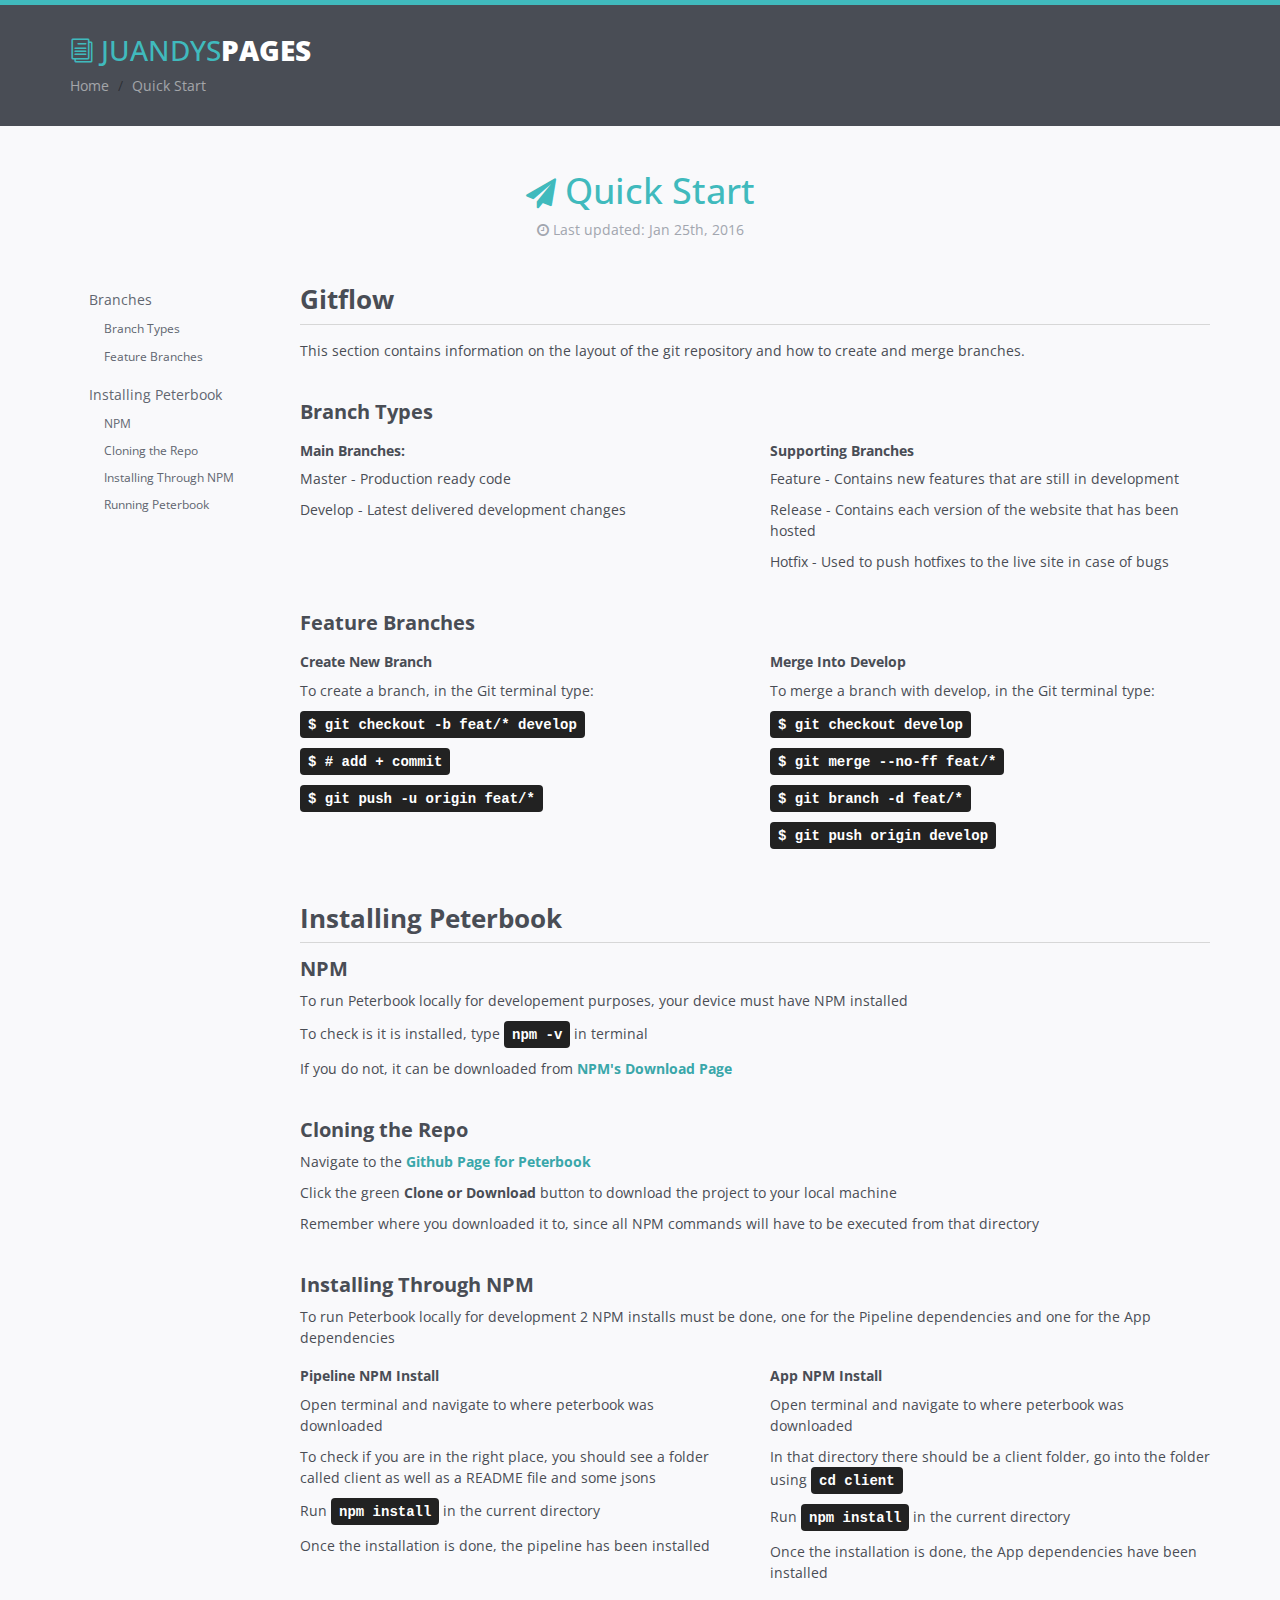
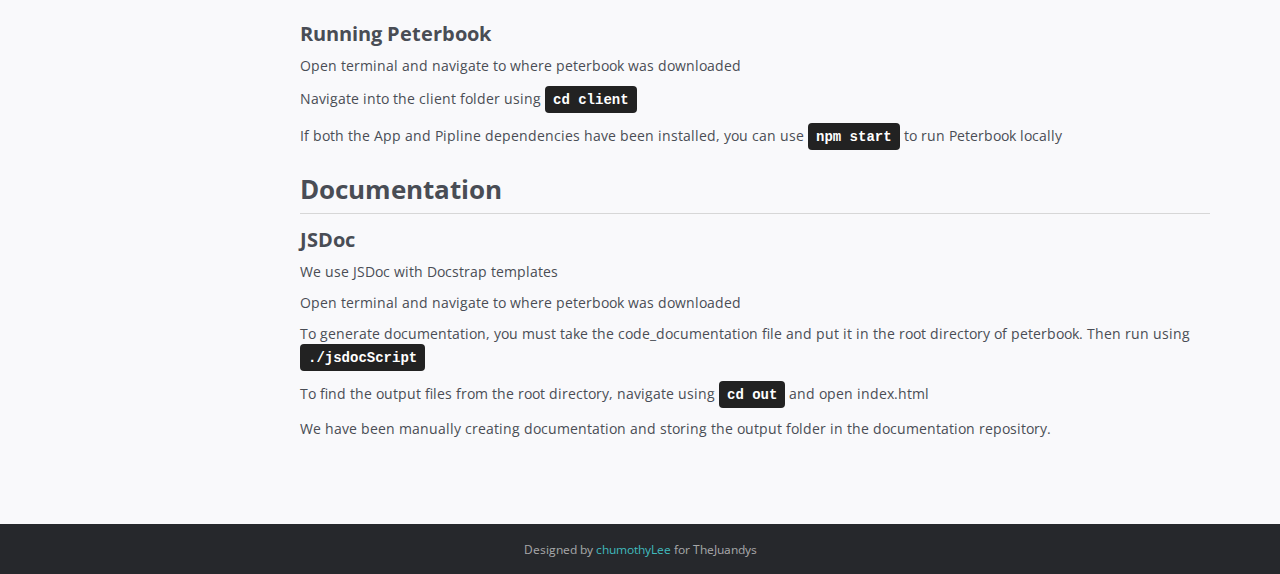
<file: quickstart.html>
<!DOCTYPE html>
<!--[if IE 8]> <html lang="en" class="ie8"> <![endif]-->  
<!--[if IE 9]> <html lang="en" class="ie9"> <![endif]-->  
<!--[if !IE]><!--> <html lang="en"> <!--<![endif]-->  
<head>
    <title>Juandys Pages</title>
    <!-- Meta -->
    <meta charset="utf-8">
    <meta http-equiv="X-UA-Compatible" content="IE=edge">
    <meta name="viewport" content="width=device-width, initial-scale=1.0">
    <meta name="description" content="">
    <meta name="author" content="">    
    <link rel="shortcut icon" href="favicon.ico">  
    <link href='http://fonts.googleapis.com/css?family=Open+Sans:300italic,400italic,600italic,700italic,800italic,400,300,600,700,800' rel='stylesheet' type='text/css'>
    <!-- Global CSS -->
    <link rel="stylesheet" href="assets/plugins/bootstrap/css/bootstrap.min.css">   
    <!-- Plugins CSS -->    
    <link rel="stylesheet" href="assets/plugins/font-awesome/css/font-awesome.css">
    <link rel="stylesheet" href="assets/plugins/prism/prism.css">
    <link rel="stylesheet" href="assets/plugins/elegant_font/css/style.css">
    
    <!-- Theme CSS -->
    <link id="theme-style" rel="stylesheet" href="assets/css/styles.css">
    <!-- HTML5 shim and Respond.js IE8 support of HTML5 elements and media queries -->
    <!--[if lt IE 9]>
      <script src="https://oss.maxcdn.com/html5shiv/3.7.2/html5shiv.min.js"></script>
      <script src="https://oss.maxcdn.com/respond/1.4.2/respond.min.js"></script>
    <![endif]-->
    <script async src="//pagead2.googlesyndication.com/pagead/js/adsbygoogle.js"></script>
<script> (adsbygoogle = window.adsbygoogle || []).push({
google_ad_client: "ca-pub-8151432188803602",
enable_page_level_ads: true
});
</script>
    
</head> 

<body class="body-primary">
    <div class="page-wrapper">
        <!-- ******Header****** -->
        <header id="header" class="header">
            <div class="container">
                <div class="branding">
                    <h1 class="logo">
                        <a href="index.html">
                            <span aria-hidden="true" class="icon_documents_alt icon"></span>
                            <span class="text-highlight">Juandys</span><span class="text-bold">Pages</span>
                        </a>
                    </h1>
                </div><!--//branding-->
                <ol class="breadcrumb">
                    <li><a href="index.html">Home</a></li>
                    <li class="active">Quick Start</li>
                </ol>
            </div><!--//container-->
        </header><!--//header-->
        <div class="doc-wrapper">
            <div class="container">
                <div id="doc-header" class="doc-header text-center">
                    <h1 class="doc-title"><i class="icon fa fa-paper-plane"></i> Quick Start</h1>
                    <div class="meta"><i class="fa fa-clock-o"></i> Last updated: Jan 25th, 2016</div>
                </div><!--//doc-header-->
                <div class="doc-body">
                    <div class="doc-content">
                        <div class="content-inner">
                            <section id="section-1" class="doc-section">
                                <h2 class="section-title">Gitflow</h2>
                                <div class="section-block">
                                    <p>This section contains information on the layout of the git repository and how to create and merge branches.</p>
                                </div><!--//section-block-->
                                <div id="section-1-1" class="section-block">
                                    <h3 class="block-title">Branch Types</h3>
                                    <div class="row">
                                        <div class="col-md-6 col-sm-6 col-xs-12">
                                            <h6>Main Branches:</h6>
                                            <p>Master  - Production ready code</p>
                                            <p>Develop - Latest delivered development changes 
                                        </div>
                                        <div class="col-md-6 col-sm-6 col-xs-12">
                                            <h6>Supporting Branches</h6>
                                            <p>Feature - Contains new features that are still in development</p>
                                            <p>Release - Contains each version of the website that has been hosted</p>
                                            <p>Hotfix  - Used to push hotfixes to the live site in case of bugs</p>
                                        </div>
                                    </div><!--//row-->  
                                </div><!--//section-block-->
                                <div id="section-1-2" class="section-block">
                                    <h3 class="block-title">Feature Branches</h3>
                                    <div class="row">
                                        <div class="col-md-6 col-sm-6 col-xs-12">
                                            <h6>Create New Branch</h6>
                                            <p>To create a branch, in the Git terminal type:</p>
                                            <p><code>$ git checkout -b feat/* develop</code></p>
                                            <p><code>$ # add + commit</code></p>
                                            <p><code>$ git push -u origin feat/*</code></p>
                                        </div>
                                        <div class="col-md-6 col-sm-6 col-xs-12">
                                            <h6>Merge Into Develop</h6>
                                            <p>To merge a branch with develop, in the Git terminal type:</p>
                                            <p><code>$ git checkout develop</code></p>
                                            <p><code>$ git merge --no-ff feat/*</code></p>
                                            <p><code>$ git branch -d feat/*</code></p>
                                            <p><code>$ git push origin develop</code></p>
                                        </div>
                                    </div><!--//row-->  
                                </div><!--//section-block-->
                            </section><!--//doc-section-->
                            
                            <section id="section-2" class="doc-section">
                                <h2 class="section-title">Installing Peterbook</h2>
                                <div id="section-2-1" class="section-block">
                                    <h3 class="block-title">NPM</h3>
                                    <p>To run Peterbook locally for developement purposes, your device must have NPM installed</p>
                                    <p>To check is it is installed, type <code>npm -v</code> in terminal</p>
                                    <p>If you do not, it can be downloaded from <b><a href="https://www.npmjs.com/get-npm">NPM's Download Page</a></b></p>
                                </div><!--//section-block-->
                                <div id="section-2-2" class="section-block">
                                    <h3 class="block-title">Cloning the Repo</h3>
                                    <p>Navigate to the <b><a href="https://github.com/CSE112Juandys/peter-book.git">Github Page for Peterbook</a></b></p>
                                    <p>Click the green <b>Clone or Download</b> button to download the project to your local machine</p>
                                    <p>Remember where you downloaded it to, since all NPM commands will have to be executed from that directory</p>
                                </div><!--//section-block-->
                                <div id="section-2-3" class="section-block">
                                    <h3 class="block-title">Installing Through NPM</h3>
                                    <p>To run Peterbook locally for development 2 NPM installs must be done, one for the Pipeline dependencies and one for the App dependencies</p> 
                                    <div class="row">
                                        <div class="col-md-6 col-sm-6 col-xs-12">
                                            <h6>Pipeline NPM Install</h6>
                                            <p>Open terminal and navigate to where peterbook was downloaded</p>
                                            <p>To check if you are in the right place, you should see a folder called client as well as a README file and some jsons</p>
                                            <p>Run <code>npm install</code> in the current directory</p>
                                            <p>Once the installation is done, the pipeline has been installed</p>
                                        </div>
                                        <div class="col-md-6 col-sm-6 col-xs-12">
                                            <h6>App NPM Install</h6>
                                            <p>Open terminal and navigate to where peterbook was downloaded</p>
                                            <p>In that directory there should be a client folder, go into the folder using <code>cd client</code></p>
                                            <p>Run <code>npm install</code> in the current directory</p>
                                            <p>Once the installation is done, the App dependencies have been installed</p>
                                        </div>
                                    </div><!--//row-->  
                                </div><!--//section-block-->
                                <div id="section-2-4" class="section-block">
                                    <h3 class="block-title">Running Peterbook</h3>
                                    <p>Open terminal and navigate to where peterbook was downloaded</p>
                                    <p>Navigate into the client folder using <code>cd client</code></p>
                                    <p>If both the App and Pipline dependencies have been installed, you can use <code>npm start</code> to run Peterbook locally</p>
                                </div><!--//section-block-->
                                <h2 class="section-title">Documentation</h2>
                                <div id="section-2-1" class="section-block">
                                    <h3 class="block-title">JSDoc</h3>
                                    <p>We use JSDoc with Docstrap templates</p>
                                    <p>Open terminal and navigate to where peterbook was downloaded</p>
                                    <p>To generate documentation, you must take the code_documentation file and put it in the root directory of peterbook. Then run using <code>./jsdocScript</code></p>
                                    <p>To find the output files from the root directory, navigate using <code>cd out</code> and open index.html</p>
                                    <p>We have been manually creating documentation and storing the output folder in the documentation repository.</p>

                                </div><!--//section-block-->
                            </section><!--//doc-section-->
                            
                               
                        </div><!--//content-inner-->
                    </div><!--//doc-content-->
                    <div class="doc-sidebar hidden-xs">
                        <nav id="doc-nav">
                            <ul id="doc-menu" class="nav doc-menu hidden-xs" data-spy="affix">
                                <li>
                                    <a class="scrollto" href="#section-1">Branches</a>
                                    <ul class="nav doc-sub-menu">
                                        <li><a class="scrollto" href="#section-1-1">Branch Types</a></li>
                                        <li><a class="scrollto" href="#section-1-2">Feature Branches</a></li>
                                    </ul><!--//nav-->
                                </li>
                                <li>
                                    <a class="scrollto" href="#section-2">Installing Peterbook</a>
                                    <ul class="nav doc-sub-menu">
                                        <li><a class="scrollto" href="#section-2-1">NPM</a></li>
                                        <li><a class="scrollto" href="#section-2-2">Cloning the Repo</a></li>
                                        <li><a class="scrollto" href="#section-2-3">Installing Through NPM</a></li>
                                        <li><a class="scrollto" href="#section-2-4">Running Peterbook</a></li>
                                    </ul><!--//nav-->
                                </li>
                            </ul><!--//doc-menu-->
                        </nav>
                    </div><!--//doc-sidebar-->
                </div><!--//doc-body-->              
            </div><!--//container-->
        </div><!--//doc-wrapper-->
        
        
    </div><!--//page-wrapper-->
    
    <footer class="footer text-center">
        <div class="container">
            <!--/* This template is released under the Creative Commons Attribution 3.0 License. Please keep the attribution link below when using for your own project. Thank you for your support. :) If you'd like to use the template without the attribution, you can check out other license options via our website: themes.3rdwavemedia.com */-->
            <small class="copyright">Designed by <a href="http://github.com/chumothyLee">chumothyLee</a> for TheJuandys</small>
            
        </div><!--//container-->
    </footer><!--//footer-->
    
     
    <!-- Main Javascript -->          
    <script type="text/javascript" src="assets/plugins/jquery-1.12.3.min.js"></script>
    <script type="text/javascript" src="assets/plugins/bootstrap/js/bootstrap.min.js"></script>
    <script type="text/javascript" src="assets/plugins/prism/prism.js"></script>    
    <script type="text/javascript" src="assets/plugins/jquery-scrollTo/jquery.scrollTo.min.js"></script>                                                                
    <script type="text/javascript" src="assets/plugins/jquery-match-height/jquery.matchHeight-min.js"></script>
    <script type="text/javascript" src="assets/js/main.js"></script>
    <script async src="//pagead2.googlesyndication.com/pagead/js/adsbygoogle.js"></script>
    
    
</body>
</html>
</file>
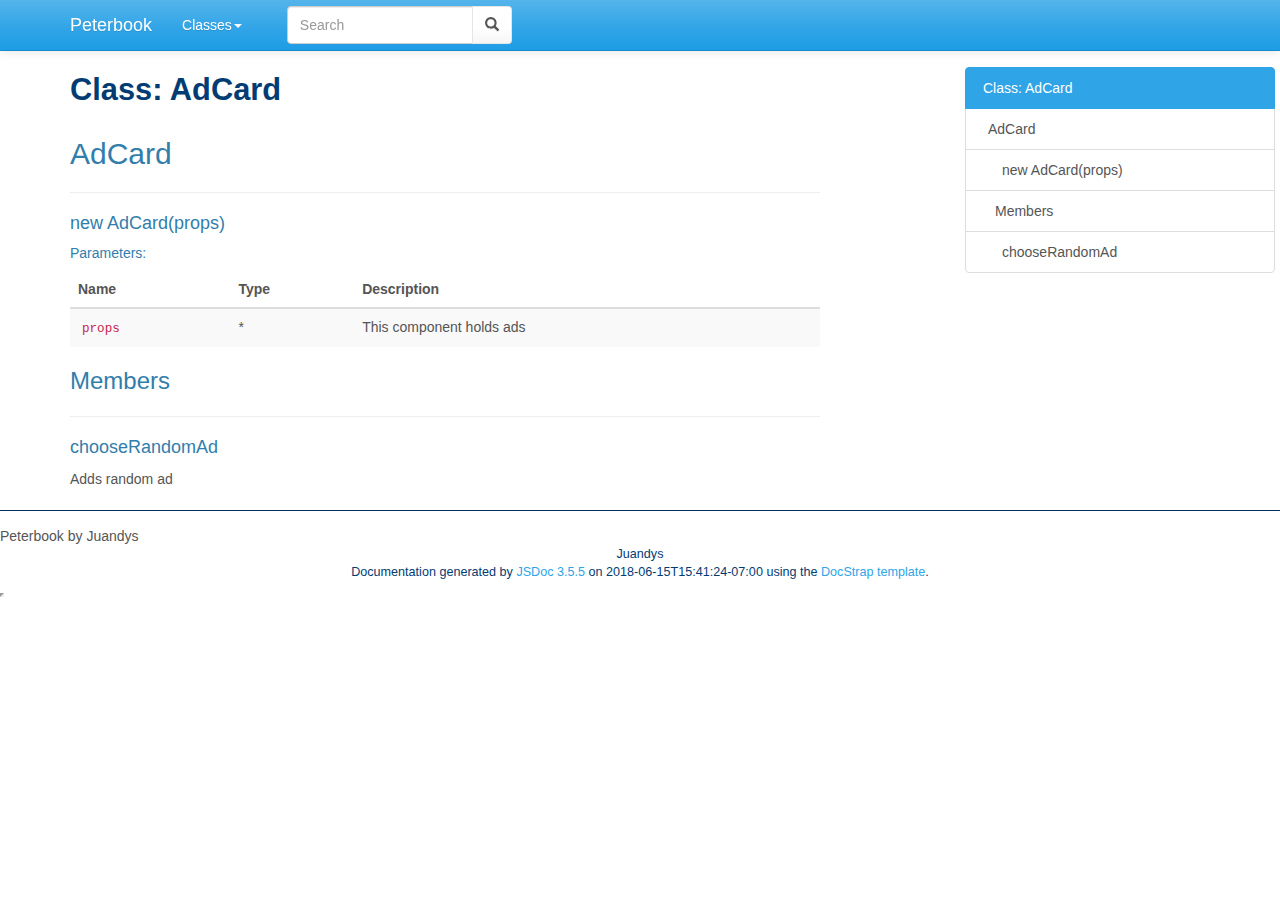
<file: code documentation/out/AdCard.html>
<!DOCTYPE html>

<html lang="en">
<head>
	<meta charset="utf-8">
	<meta name="viewport" content="width=device-width">
	<title>Peterbook Class: AdCard</title>

	<!--[if lt IE 9]>
	<script src="//html5shiv.googlecode.com/svn/trunk/html5.js"></script>
	<![endif]-->
	<link type="text/css" rel="stylesheet" href="styles/sunlight.default.css">

	<link type="text/css" rel="stylesheet" href="styles/site.cerulean.css">

</head>

<body>

<div class="navbar navbar-default navbar-fixed-top ">
<div class="container">
	<div class="navbar-header">
		<a class="navbar-brand" href="index.html">Peterbook</a>
		<button class="navbar-toggle" type="button" data-toggle="collapse" data-target="#topNavigation">
			<span class="icon-bar"></span>
			<span class="icon-bar"></span>
			<span class="icon-bar"></span>
        </button>
	</div>
	<div class="navbar-collapse collapse" id="topNavigation">
		<ul class="nav navbar-nav">
			
			<li class="dropdown">
				<a href="classes.list.html" class="dropdown-toggle" data-toggle="dropdown">Classes<b class="caret"></b></a>
				<ul class="dropdown-menu ">
					<li><a href="AdCard.html">AdCard</a></li><li><a href="Header.html">Header</a></li><li><a href="IconCustomButton.html">IconCustomButton</a></li><li><a href="PostCard.html">PostCard</a></li><li><a href="RegularButton.html">RegularButton</a></li>
				</ul>
			</li>
			
		</ul>
        
            <div class="col-sm-3 col-md-3">
                <form class="navbar-form" role="search">
                    <div class="input-group">
                        <input type="text" class="form-control" placeholder="Search" name="q" id="search-input">
                        <div class="input-group-btn">
                            <button class="btn btn-default" id="search-submit"><i class="glyphicon glyphicon-search"></i></button>
                        </div>
                    </div>
                </form>
            </div>
        
	</div>

</div>
</div>


<div class="container" id="toc-content">
<div class="row">

	
	<div class="col-md-8">
	
		<div id="main">
			

	<h1 class="page-title">Class: AdCard</h1>
<section>

<header>
    
        <h2>
        AdCard
        </h2>
        
    
</header>


<article>
    <div class="container-overview">
    
        
<hr>
<dt>
    <h4 class="name" id="AdCard"><span class="type-signature"></span>new AdCard(props)</h4>
    
    
</dt>
<dd>

    

    

    

    
    
        <h5>Parameters:</h5>
        

<table class="params table table-striped">
    <thead>
    <tr>
        
        <th>Name</th>
        

        <th>Type</th>

        

        

        <th class="last">Description</th>
    </tr>
    </thead>

    <tbody>
    

        <tr>
            
                <td class="name"><code>props</code></td>
            

            <td class="type">
            
                
<span class="param-type">*</span>



            
            </td>

            

            

            <td class="description last">This component holds ads</td>
        </tr>

    
    </tbody>
</table>

    

    
<dl class="details">
    

	

	

	

    

    

    

    

	

	

	

	

	



	

	

	

	
</dl>


    

    

    

    

    

    

    
</dd>

    
    </div>

    

    

    

    

    

    
        <h3 class="subsection-title">Members</h3>

        <dl>
            
<hr>
<dt class="name" id="chooseRandomAd">
    <h4 id="chooseRandomAd"><span class="type-signature"></span>chooseRandomAd<span class="type-signature"></span></h4>

    
</dt>
<dd>
    
    <div class="description">
        Adds random ad
    </div>
    

    

    
<dl class="details">
    

	

	

	

    

    

    

    

	

	

	

	

	



	

	

	

	
</dl>


    
</dd>

        </dl>
    

    

    

    
</article>

</section>




		</div>
	</div>

	<div class="clearfix"></div>

	
		<div class="col-md-3">
			<div id="toc" class="col-md-3 hidden-xs hidden-sm hidden-md"></div>
		</div>
	

</div>
</div>


    <div class="modal fade" id="searchResults">
      <div class="modal-dialog">
        <div class="modal-content">
          <div class="modal-header">
            <button type="button" class="close" data-dismiss="modal" aria-label="Close"><span aria-hidden="true">&times;</span></button>
            <h4 class="modal-title">Search results</h4>
          </div>
          <div class="modal-body"></div>
          <div class="modal-footer">
            <button type="button" class="btn btn-default" data-dismiss="modal">Close</button>
          </div>
        </div><!-- /.modal-content -->
      </div><!-- /.modal-dialog -->
    </div>


<footer>

	Peterbook by Juandys


	<span class="copyright">
	Juandys
	</span>

<span class="jsdoc-message">
	Documentation generated by <a href="https://github.com/jsdoc3/jsdoc">JSDoc 3.5.5</a>
	
		on 2018-06-15T15:41:24-07:00
	
	using the <a href="https://github.com/docstrap/docstrap">DocStrap template</a>.
</span>
</footer>

<script src="scripts/docstrap.lib.js"></script>
<script src="scripts/toc.js"></script>

    <script type="text/javascript" src="scripts/fulltext-search-ui.js"></script>


<script>
$( function () {
	$( "[id*='$']" ).each( function () {
		var $this = $( this );

		$this.attr( "id", $this.attr( "id" ).replace( "$", "__" ) );
	} );

	$( ".tutorial-section pre, .readme-section pre, pre.prettyprint.source" ).each( function () {
		var $this = $( this );

		var example = $this.find( "code" );
		exampleText = example.html();
		var lang = /{@lang (.*?)}/.exec( exampleText );
		if ( lang && lang[1] ) {
			exampleText = exampleText.replace( lang[0], "" );
			example.html( exampleText );
			lang = lang[1];
		} else {
			var langClassMatch = example.parent()[0].className.match(/lang\-(\S+)/);
			lang = langClassMatch ? langClassMatch[1] : "javascript";
		}

		if ( lang ) {

			$this
			.addClass( "sunlight-highlight-" + lang )
			.addClass( "linenums" )
			.html( example.html() );

		}
	} );

	Sunlight.highlightAll( {
		lineNumbers : true,
		showMenu : true,
		enableDoclinks : true
	} );

	$.catchAnchorLinks( {
        navbarOffset: 10
	} );
	$( "#toc" ).toc( {
		anchorName  : function ( i, heading, prefix ) {
			return $( heading ).attr( "id" ) || ( prefix + i );
		},
		selectors   : "#toc-content h1,#toc-content h2,#toc-content h3,#toc-content h4",
		showAndHide : false,
		smoothScrolling: true
	} );

	$( "#main span[id^='toc']" ).addClass( "toc-shim" );
	$( '.dropdown-toggle' ).dropdown();

    $( "table" ).each( function () {
      var $this = $( this );
      $this.addClass('table');
    } );

} );
</script>



<!--Navigation and Symbol Display-->


<!--Google Analytics-->



    <script type="text/javascript">
        $(document).ready(function() {
            SearcherDisplay.init();
        });
    </script>


</body>
</html>
</file>
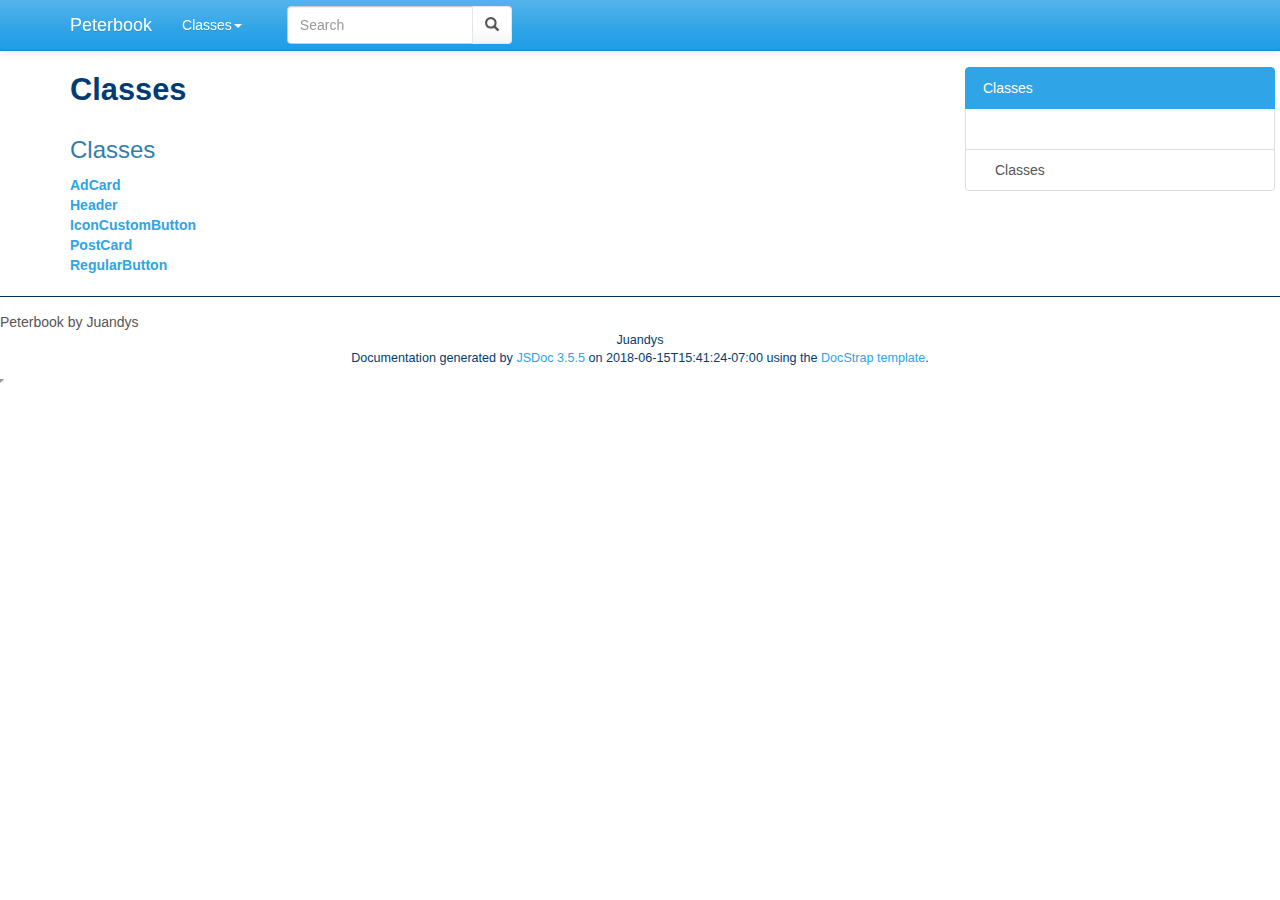
<file: code documentation/out/classes.list.html>
<!DOCTYPE html>

<html lang="en">
<head>
	<meta charset="utf-8">
	<meta name="viewport" content="width=device-width">
	<title>Peterbook Classes</title>

	<!--[if lt IE 9]>
	<script src="//html5shiv.googlecode.com/svn/trunk/html5.js"></script>
	<![endif]-->
	<link type="text/css" rel="stylesheet" href="styles/sunlight.default.css">

	<link type="text/css" rel="stylesheet" href="styles/site.cerulean.css">

</head>

<body>

<div class="navbar navbar-default navbar-fixed-top ">
<div class="container">
	<div class="navbar-header">
		<a class="navbar-brand" href="index.html">Peterbook</a>
		<button class="navbar-toggle" type="button" data-toggle="collapse" data-target="#topNavigation">
			<span class="icon-bar"></span>
			<span class="icon-bar"></span>
			<span class="icon-bar"></span>
        </button>
	</div>
	<div class="navbar-collapse collapse" id="topNavigation">
		<ul class="nav navbar-nav">
			
			<li class="dropdown">
				<a href="classes.list.html" class="dropdown-toggle" data-toggle="dropdown">Classes<b class="caret"></b></a>
				<ul class="dropdown-menu ">
					<li><a href="AdCard.html">AdCard</a></li><li><a href="Header.html">Header</a></li><li><a href="IconCustomButton.html">IconCustomButton</a></li><li><a href="PostCard.html">PostCard</a></li><li><a href="RegularButton.html">RegularButton</a></li>
				</ul>
			</li>
			
		</ul>
        
            <div class="col-sm-3 col-md-3">
                <form class="navbar-form" role="search">
                    <div class="input-group">
                        <input type="text" class="form-control" placeholder="Search" name="q" id="search-input">
                        <div class="input-group-btn">
                            <button class="btn btn-default" id="search-submit"><i class="glyphicon glyphicon-search"></i></button>
                        </div>
                    </div>
                </form>
            </div>
        
	</div>

</div>
</div>


<div class="container" id="toc-content">
<div class="row">

	
	<div class="col-md-8">
	
		<div id="main">
			

	<h1 class="page-title">Classes</h1>
<section>

<header>
    
        <h2>
        
        </h2>
        
    
</header>


<article>
    <div class="container-overview">
    
        

        
<dl class="details">
    

	

	

	

    

    

    

    

	

	

	

	

	



	

	

	

	
</dl>


        
    
    </div>

    

    

    
        <h3 class="subsection-title">Classes</h3>

        <dl>
            <dt><a href="AdCard.html">AdCard</a></dt>
            <dd></dd>
        
            <dt><a href="Header.html">Header</a></dt>
            <dd></dd>
        
            <dt><a href="IconCustomButton.html">IconCustomButton</a></dt>
            <dd></dd>
        
            <dt><a href="PostCard.html">PostCard</a></dt>
            <dd></dd>
        
            <dt><a href="RegularButton.html">RegularButton</a></dt>
            <dd></dd>
        </dl>
    

    

    

    

    

    

    
</article>

</section>




		</div>
	</div>

	<div class="clearfix"></div>

	
		<div class="col-md-3">
			<div id="toc" class="col-md-3 hidden-xs hidden-sm hidden-md"></div>
		</div>
	

</div>
</div>


    <div class="modal fade" id="searchResults">
      <div class="modal-dialog">
        <div class="modal-content">
          <div class="modal-header">
            <button type="button" class="close" data-dismiss="modal" aria-label="Close"><span aria-hidden="true">&times;</span></button>
            <h4 class="modal-title">Search results</h4>
          </div>
          <div class="modal-body"></div>
          <div class="modal-footer">
            <button type="button" class="btn btn-default" data-dismiss="modal">Close</button>
          </div>
        </div><!-- /.modal-content -->
      </div><!-- /.modal-dialog -->
    </div>


<footer>

	Peterbook by Juandys


	<span class="copyright">
	Juandys
	</span>

<span class="jsdoc-message">
	Documentation generated by <a href="https://github.com/jsdoc3/jsdoc">JSDoc 3.5.5</a>
	
		on 2018-06-15T15:41:24-07:00
	
	using the <a href="https://github.com/docstrap/docstrap">DocStrap template</a>.
</span>
</footer>

<script src="scripts/docstrap.lib.js"></script>
<script src="scripts/toc.js"></script>

    <script type="text/javascript" src="scripts/fulltext-search-ui.js"></script>


<script>
$( function () {
	$( "[id*='$']" ).each( function () {
		var $this = $( this );

		$this.attr( "id", $this.attr( "id" ).replace( "$", "__" ) );
	} );

	$( ".tutorial-section pre, .readme-section pre, pre.prettyprint.source" ).each( function () {
		var $this = $( this );

		var example = $this.find( "code" );
		exampleText = example.html();
		var lang = /{@lang (.*?)}/.exec( exampleText );
		if ( lang && lang[1] ) {
			exampleText = exampleText.replace( lang[0], "" );
			example.html( exampleText );
			lang = lang[1];
		} else {
			var langClassMatch = example.parent()[0].className.match(/lang\-(\S+)/);
			lang = langClassMatch ? langClassMatch[1] : "javascript";
		}

		if ( lang ) {

			$this
			.addClass( "sunlight-highlight-" + lang )
			.addClass( "linenums" )
			.html( example.html() );

		}
	} );

	Sunlight.highlightAll( {
		lineNumbers : true,
		showMenu : true,
		enableDoclinks : true
	} );

	$.catchAnchorLinks( {
        navbarOffset: 10
	} );
	$( "#toc" ).toc( {
		anchorName  : function ( i, heading, prefix ) {
			return $( heading ).attr( "id" ) || ( prefix + i );
		},
		selectors   : "#toc-content h1,#toc-content h2,#toc-content h3,#toc-content h4",
		showAndHide : false,
		smoothScrolling: true
	} );

	$( "#main span[id^='toc']" ).addClass( "toc-shim" );
	$( '.dropdown-toggle' ).dropdown();

    $( "table" ).each( function () {
      var $this = $( this );
      $this.addClass('table');
    } );

} );
</script>



<!--Navigation and Symbol Display-->


<!--Google Analytics-->



    <script type="text/javascript">
        $(document).ready(function() {
            SearcherDisplay.init();
        });
    </script>


</body>
</html>
</file>
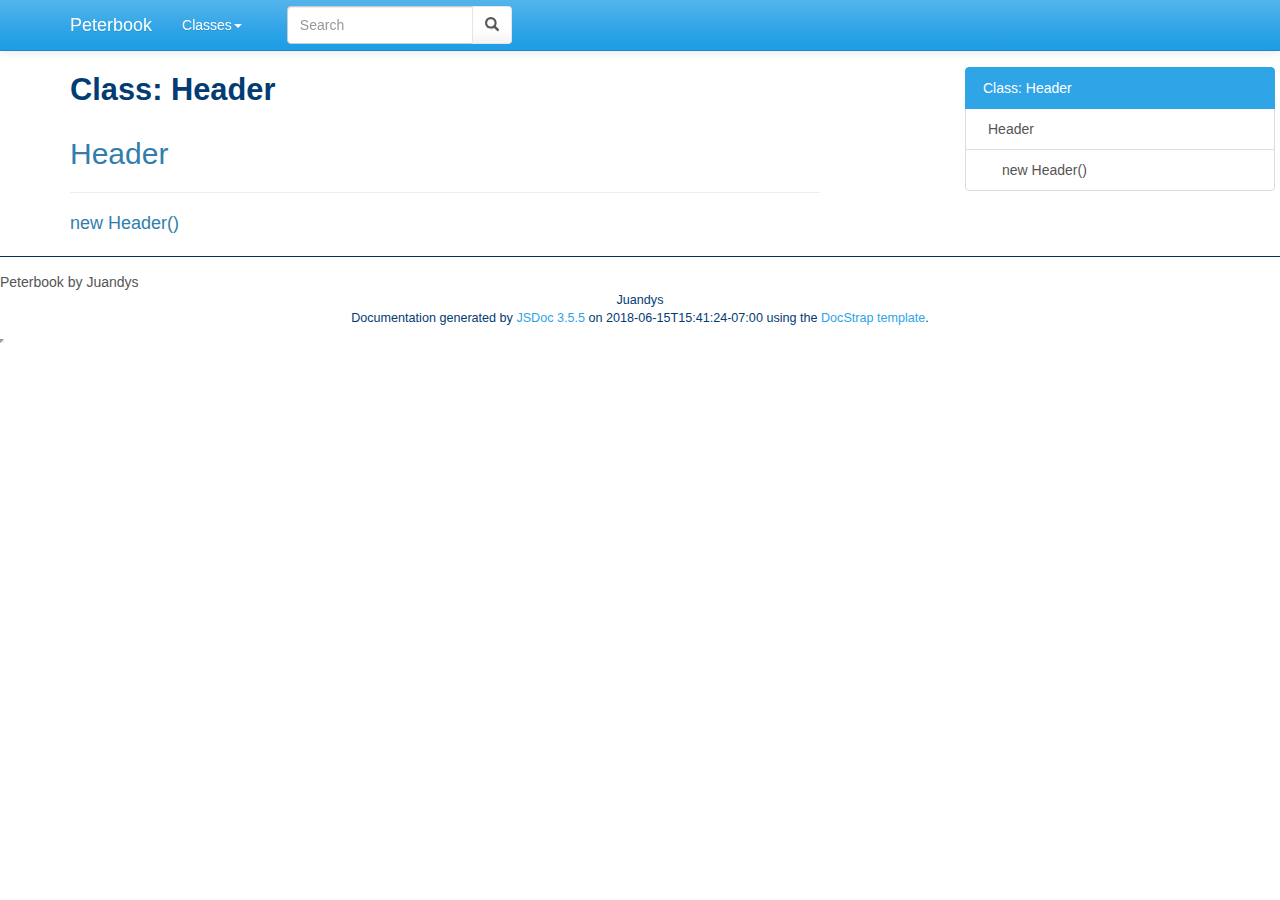
<file: code documentation/out/Header.html>
<!DOCTYPE html>

<html lang="en">
<head>
	<meta charset="utf-8">
	<meta name="viewport" content="width=device-width">
	<title>Peterbook Class: Header</title>

	<!--[if lt IE 9]>
	<script src="//html5shiv.googlecode.com/svn/trunk/html5.js"></script>
	<![endif]-->
	<link type="text/css" rel="stylesheet" href="styles/sunlight.default.css">

	<link type="text/css" rel="stylesheet" href="styles/site.cerulean.css">

</head>

<body>

<div class="navbar navbar-default navbar-fixed-top ">
<div class="container">
	<div class="navbar-header">
		<a class="navbar-brand" href="index.html">Peterbook</a>
		<button class="navbar-toggle" type="button" data-toggle="collapse" data-target="#topNavigation">
			<span class="icon-bar"></span>
			<span class="icon-bar"></span>
			<span class="icon-bar"></span>
        </button>
	</div>
	<div class="navbar-collapse collapse" id="topNavigation">
		<ul class="nav navbar-nav">
			
			<li class="dropdown">
				<a href="classes.list.html" class="dropdown-toggle" data-toggle="dropdown">Classes<b class="caret"></b></a>
				<ul class="dropdown-menu ">
					<li><a href="AdCard.html">AdCard</a></li><li><a href="Header.html">Header</a></li><li><a href="IconCustomButton.html">IconCustomButton</a></li><li><a href="PostCard.html">PostCard</a></li><li><a href="RegularButton.html">RegularButton</a></li>
				</ul>
			</li>
			
		</ul>
        
            <div class="col-sm-3 col-md-3">
                <form class="navbar-form" role="search">
                    <div class="input-group">
                        <input type="text" class="form-control" placeholder="Search" name="q" id="search-input">
                        <div class="input-group-btn">
                            <button class="btn btn-default" id="search-submit"><i class="glyphicon glyphicon-search"></i></button>
                        </div>
                    </div>
                </form>
            </div>
        
	</div>

</div>
</div>


<div class="container" id="toc-content">
<div class="row">

	
	<div class="col-md-8">
	
		<div id="main">
			

	<h1 class="page-title">Class: Header</h1>
<section>

<header>
    
        <h2>
        Header
        </h2>
        
    
</header>


<article>
    <div class="container-overview">
    
        
<hr>
<dt>
    <h4 class="name" id="Header"><span class="type-signature"></span>new Header()</h4>
    
    
</dt>
<dd>

    

    

    

    
    

    
<dl class="details">
    

	

	

	

    

    

    

    

	

	

	

	

	



	

	

	

	
</dl>


    

    

    

    

    

    

    
</dd>

    
    </div>

    

    

    

    

    

    

    

    

    
</article>

</section>




		</div>
	</div>

	<div class="clearfix"></div>

	
		<div class="col-md-3">
			<div id="toc" class="col-md-3 hidden-xs hidden-sm hidden-md"></div>
		</div>
	

</div>
</div>


    <div class="modal fade" id="searchResults">
      <div class="modal-dialog">
        <div class="modal-content">
          <div class="modal-header">
            <button type="button" class="close" data-dismiss="modal" aria-label="Close"><span aria-hidden="true">&times;</span></button>
            <h4 class="modal-title">Search results</h4>
          </div>
          <div class="modal-body"></div>
          <div class="modal-footer">
            <button type="button" class="btn btn-default" data-dismiss="modal">Close</button>
          </div>
        </div><!-- /.modal-content -->
      </div><!-- /.modal-dialog -->
    </div>


<footer>

	Peterbook by Juandys


	<span class="copyright">
	Juandys
	</span>

<span class="jsdoc-message">
	Documentation generated by <a href="https://github.com/jsdoc3/jsdoc">JSDoc 3.5.5</a>
	
		on 2018-06-15T15:41:24-07:00
	
	using the <a href="https://github.com/docstrap/docstrap">DocStrap template</a>.
</span>
</footer>

<script src="scripts/docstrap.lib.js"></script>
<script src="scripts/toc.js"></script>

    <script type="text/javascript" src="scripts/fulltext-search-ui.js"></script>


<script>
$( function () {
	$( "[id*='$']" ).each( function () {
		var $this = $( this );

		$this.attr( "id", $this.attr( "id" ).replace( "$", "__" ) );
	} );

	$( ".tutorial-section pre, .readme-section pre, pre.prettyprint.source" ).each( function () {
		var $this = $( this );

		var example = $this.find( "code" );
		exampleText = example.html();
		var lang = /{@lang (.*?)}/.exec( exampleText );
		if ( lang && lang[1] ) {
			exampleText = exampleText.replace( lang[0], "" );
			example.html( exampleText );
			lang = lang[1];
		} else {
			var langClassMatch = example.parent()[0].className.match(/lang\-(\S+)/);
			lang = langClassMatch ? langClassMatch[1] : "javascript";
		}

		if ( lang ) {

			$this
			.addClass( "sunlight-highlight-" + lang )
			.addClass( "linenums" )
			.html( example.html() );

		}
	} );

	Sunlight.highlightAll( {
		lineNumbers : true,
		showMenu : true,
		enableDoclinks : true
	} );

	$.catchAnchorLinks( {
        navbarOffset: 10
	} );
	$( "#toc" ).toc( {
		anchorName  : function ( i, heading, prefix ) {
			return $( heading ).attr( "id" ) || ( prefix + i );
		},
		selectors   : "#toc-content h1,#toc-content h2,#toc-content h3,#toc-content h4",
		showAndHide : false,
		smoothScrolling: true
	} );

	$( "#main span[id^='toc']" ).addClass( "toc-shim" );
	$( '.dropdown-toggle' ).dropdown();

    $( "table" ).each( function () {
      var $this = $( this );
      $this.addClass('table');
    } );

} );
</script>



<!--Navigation and Symbol Display-->


<!--Google Analytics-->



    <script type="text/javascript">
        $(document).ready(function() {
            SearcherDisplay.init();
        });
    </script>


</body>
</html>
</file>
<file: assets/plugins/elegant_font/css/style.css>
@font-face {
	font-family: 'ElegantIcons';
	src:url('fonts/ElegantIcons.eot');
	src:url('fonts/ElegantIcons.eot?#iefix') format('embedded-opentype'),
		url('fonts/ElegantIcons.woff') format('woff'),
		url('fonts/ElegantIcons.ttf') format('truetype'),
		url('fonts/ElegantIcons.svg#ElegantIcons') format('svg');
	font-weight: normal;
	font-style: normal;
}

/* Use the following CSS code if you want to use data attributes for inserting your icons */
[data-icon]:before {
	font-family: 'ElegantIcons';
	content: attr(data-icon);
	speak: none;
	font-weight: normal;
	font-variant: normal;
	text-transform: none;
	line-height: 1;
	-webkit-font-smoothing: antialiased;
	-moz-osx-font-smoothing: grayscale;
}

/* Use the following CSS code if you want to have a class per icon */
/*
Instead of a list of all class selectors,
you can use the generic selector below, but it's slower:
[class*="your-class-prefix"] {
*/
.arrow_up, .arrow_down, .arrow_left, .arrow_right, .arrow_left-up, .arrow_right-up, .arrow_right-down, .arrow_left-down, .arrow-up-down, .arrow_up-down_alt, .arrow_left-right_alt, .arrow_left-right, .arrow_expand_alt2, .arrow_expand_alt, .arrow_condense, .arrow_expand, .arrow_move, .arrow_carrot-up, .arrow_carrot-down, .arrow_carrot-left, .arrow_carrot-right, .arrow_carrot-2up, .arrow_carrot-2down, .arrow_carrot-2left, .arrow_carrot-2right, .arrow_carrot-up_alt2, .arrow_carrot-down_alt2, .arrow_carrot-left_alt2, .arrow_carrot-right_alt2, .arrow_carrot-2up_alt2, .arrow_carrot-2down_alt2, .arrow_carrot-2left_alt2, .arrow_carrot-2right_alt2, .arrow_triangle-up, .arrow_triangle-down, .arrow_triangle-left, .arrow_triangle-right, .arrow_triangle-up_alt2, .arrow_triangle-down_alt2, .arrow_triangle-left_alt2, .arrow_triangle-right_alt2, .arrow_back, .icon_minus-06, .icon_plus, .icon_close, .icon_check, .icon_minus_alt2, .icon_plus_alt2, .icon_close_alt2, .icon_check_alt2, .icon_zoom-out_alt, .icon_zoom-in_alt, .icon_search, .icon_box-empty, .icon_box-selected, .icon_minus-box, .icon_plus-box, .icon_box-checked, .icon_circle-empty, .icon_circle-slelected, .icon_stop_alt2, .icon_stop, .icon_pause_alt2, .icon_pause, .icon_menu, .icon_menu-square_alt2, .icon_menu-circle_alt2, .icon_ul, .icon_ol, .icon_adjust-horiz, .icon_adjust-vert, .icon_document_alt, .icon_documents_alt, .icon_pencil, .icon_pencil-edit_alt, .icon_pencil-edit, .icon_folder-alt, .icon_folder-open_alt, .icon_folder-add_alt, .icon_info_alt, .icon_error-oct_alt, .icon_error-circle_alt, .icon_error-triangle_alt, .icon_question_alt2, .icon_question, .icon_comment_alt, .icon_chat_alt, .icon_vol-mute_alt, .icon_volume-low_alt, .icon_volume-high_alt, .icon_quotations, .icon_quotations_alt2, .icon_clock_alt, .icon_lock_alt, .icon_lock-open_alt, .icon_key_alt, .icon_cloud_alt, .icon_cloud-upload_alt, .icon_cloud-download_alt, .icon_image, .icon_images, .icon_lightbulb_alt, .icon_gift_alt, .icon_house_alt, .icon_genius, .icon_mobile, .icon_tablet, .icon_laptop, .icon_desktop, .icon_camera_alt, .icon_mail_alt, .icon_cone_alt, .icon_ribbon_alt, .icon_bag_alt, .icon_creditcard, .icon_cart_alt, .icon_paperclip, .icon_tag_alt, .icon_tags_alt, .icon_trash_alt, .icon_cursor_alt, .icon_mic_alt, .icon_compass_alt, .icon_pin_alt, .icon_pushpin_alt, .icon_map_alt, .icon_drawer_alt, .icon_toolbox_alt, .icon_book_alt, .icon_calendar, .icon_film, .icon_table, .icon_contacts_alt, .icon_headphones, .icon_lifesaver, .icon_piechart, .icon_refresh, .icon_link_alt, .icon_link, .icon_loading, .icon_blocked, .icon_archive_alt, .icon_heart_alt, .icon_star_alt, .icon_star-half_alt, .icon_star, .icon_star-half, .icon_tools, .icon_tool, .icon_cog, .icon_cogs, .arrow_up_alt, .arrow_down_alt, .arrow_left_alt, .arrow_right_alt, .arrow_left-up_alt, .arrow_right-up_alt, .arrow_right-down_alt, .arrow_left-down_alt, .arrow_condense_alt, .arrow_expand_alt3, .arrow_carrot_up_alt, .arrow_carrot-down_alt, .arrow_carrot-left_alt, .arrow_carrot-right_alt, .arrow_carrot-2up_alt, .arrow_carrot-2dwnn_alt, .arrow_carrot-2left_alt, .arrow_carrot-2right_alt, .arrow_triangle-up_alt, .arrow_triangle-down_alt, .arrow_triangle-left_alt, .arrow_triangle-right_alt, .icon_minus_alt, .icon_plus_alt, .icon_close_alt, .icon_check_alt, .icon_zoom-out, .icon_zoom-in, .icon_stop_alt, .icon_menu-square_alt, .icon_menu-circle_alt, .icon_document, .icon_documents, .icon_pencil_alt, .icon_folder, .icon_folder-open, .icon_folder-add, .icon_folder_upload, .icon_folder_download, .icon_info, .icon_error-circle, .icon_error-oct, .icon_error-triangle, .icon_question_alt, .icon_comment, .icon_chat, .icon_vol-mute, .icon_volume-low, .icon_volume-high, .icon_quotations_alt, .icon_clock, .icon_lock, .icon_lock-open, .icon_key, .icon_cloud, .icon_cloud-upload, .icon_cloud-download, .icon_lightbulb, .icon_gift, .icon_house, .icon_camera, .icon_mail, .icon_cone, .icon_ribbon, .icon_bag, .icon_cart, .icon_tag, .icon_tags, .icon_trash, .icon_cursor, .icon_mic, .icon_compass, .icon_pin, .icon_pushpin, .icon_map, .icon_drawer, .icon_toolbox, .icon_book, .icon_contacts, .icon_archive, .icon_heart, .icon_profile, .icon_group, .icon_grid-2x2, .icon_grid-3x3, .icon_music, .icon_pause_alt, .icon_phone, .icon_upload, .icon_download, .social_facebook, .social_twitter, .social_pinterest, .social_googleplus, .social_tumblr, .social_tumbleupon, .social_wordpress, .social_instagram, .social_dribbble, .social_vimeo, .social_linkedin, .social_rss, .social_deviantart, .social_share, .social_myspace, .social_skype, .social_youtube, .social_picassa, .social_googledrive, .social_flickr, .social_blogger, .social_spotify, .social_delicious, .social_facebook_circle, .social_twitter_circle, .social_pinterest_circle, .social_googleplus_circle, .social_tumblr_circle, .social_stumbleupon_circle, .social_wordpress_circle, .social_instagram_circle, .social_dribbble_circle, .social_vimeo_circle, .social_linkedin_circle, .social_rss_circle, .social_deviantart_circle, .social_share_circle, .social_myspace_circle, .social_skype_circle, .social_youtube_circle, .social_picassa_circle, .social_googledrive_alt2, .social_flickr_circle, .social_blogger_circle, .social_spotify_circle, .social_delicious_circle, .social_facebook_square, .social_twitter_square, .social_pinterest_square, .social_googleplus_square, .social_tumblr_square, .social_stumbleupon_square, .social_wordpress_square, .social_instagram_square, .social_dribbble_square, .social_vimeo_square, .social_linkedin_square, .social_rss_square, .social_deviantart_square, .social_share_square, .social_myspace_square, .social_skype_square, .social_youtube_square, .social_picassa_square, .social_googledrive_square, .social_flickr_square, .social_blogger_square, .social_spotify_square, .social_delicious_square, .icon_printer, .icon_calulator, .icon_building, .icon_floppy, .icon_drive, .icon_search-2, .icon_id, .icon_id-2, .icon_puzzle, .icon_like, .icon_dislike, .icon_mug, .icon_currency, .icon_wallet, .icon_pens, .icon_easel, .icon_flowchart, .icon_datareport, .icon_briefcase, .icon_shield, .icon_percent, .icon_globe, .icon_globe-2, .icon_target, .icon_hourglass, .icon_balance, .icon_rook, .icon_printer-alt, .icon_calculator_alt, .icon_building_alt, .icon_floppy_alt, .icon_drive_alt, .icon_search_alt, .icon_id_alt, .icon_id-2_alt, .icon_puzzle_alt, .icon_like_alt, .icon_dislike_alt, .icon_mug_alt, .icon_currency_alt, .icon_wallet_alt, .icon_pens_alt, .icon_easel_alt, .icon_flowchart_alt, .icon_datareport_alt, .icon_briefcase_alt, .icon_shield_alt, .icon_percent_alt, .icon_globe_alt, .icon_clipboard {
	font-family: 'ElegantIcons';
	speak: none;
	font-style: normal;
	font-weight: normal;
	font-variant: normal;
	text-transform: none;
	line-height: 1;
	-webkit-font-smoothing: antialiased;
}
.arrow_up:before {
	content: "\21";
}
.arrow_down:before {
	content: "\22";
}
.arrow_left:before {
	content: "\23";
}
.arrow_right:before {
	content: "\24";
}
.arrow_left-up:before {
	content: "\25";
}
.arrow_right-up:before {
	content: "\26";
}
.arrow_right-down:before {
	content: "\27";
}
.arrow_left-down:before {
	content: "\28";
}
.arrow-up-down:before {
	content: "\29";
}
.arrow_up-down_alt:before {
	content: "\2a";
}
.arrow_left-right_alt:before {
	content: "\2b";
}
.arrow_left-right:before {
	content: "\2c";
}
.arrow_expand_alt2:before {
	content: "\2d";
}
.arrow_expand_alt:before {
	content: "\2e";
}
.arrow_condense:before {
	content: "\2f";
}
.arrow_expand:before {
	content: "\30";
}
.arrow_move:before {
	content: "\31";
}
.arrow_carrot-up:before {
	content: "\32";
}
.arrow_carrot-down:before {
	content: "\33";
}
.arrow_carrot-left:before {
	content: "\34";
}
.arrow_carrot-right:before {
	content: "\35";
}
.arrow_carrot-2up:before {
	content: "\36";
}
.arrow_carrot-2down:before {
	content: "\37";
}
.arrow_carrot-2left:before {
	content: "\38";
}
.arrow_carrot-2right:before {
	content: "\39";
}
.arrow_carrot-up_alt2:before {
	content: "\3a";
}
.arrow_carrot-down_alt2:before {
	content: "\3b";
}
.arrow_carrot-left_alt2:before {
	content: "\3c";
}
.arrow_carrot-right_alt2:before {
	content: "\3d";
}
.arrow_carrot-2up_alt2:before {
	content: "\3e";
}
.arrow_carrot-2down_alt2:before {
	content: "\3f";
}
.arrow_carrot-2left_alt2:before {
	content: "\40";
}
.arrow_carrot-2right_alt2:before {
	content: "\41";
}
.arrow_triangle-up:before {
	content: "\42";
}
.arrow_triangle-down:before {
	content: "\43";
}
.arrow_triangle-left:before {
	content: "\44";
}
.arrow_triangle-right:before {
	content: "\45";
}
.arrow_triangle-up_alt2:before {
	content: "\46";
}
.arrow_triangle-down_alt2:before {
	content: "\47";
}
.arrow_triangle-left_alt2:before {
	content: "\48";
}
.arrow_triangle-right_alt2:before {
	content: "\49";
}
.arrow_back:before {
	content: "\4a";
}
.icon_minus-06:before {
	content: "\4b";
}
.icon_plus:before {
	content: "\4c";
}
.icon_close:before {
	content: "\4d";
}
.icon_check:before {
	content: "\4e";
}
.icon_minus_alt2:before {
	content: "\4f";
}
.icon_plus_alt2:before {
	content: "\50";
}
.icon_close_alt2:before {
	content: "\51";
}
.icon_check_alt2:before {
	content: "\52";
}
.icon_zoom-out_alt:before {
	content: "\53";
}
.icon_zoom-in_alt:before {
	content: "\54";
}
.icon_search:before {
	content: "\55";
}
.icon_box-empty:before {
	content: "\56";
}
.icon_box-selected:before {
	content: "\57";
}
.icon_minus-box:before {
	content: "\58";
}
.icon_plus-box:before {
	content: "\59";
}
.icon_box-checked:before {
	content: "\5a";
}
.icon_circle-empty:before {
	content: "\5b";
}
.icon_circle-slelected:before {
	content: "\5c";
}
.icon_stop_alt2:before {
	content: "\5d";
}
.icon_stop:before {
	content: "\5e";
}
.icon_pause_alt2:before {
	content: "\5f";
}
.icon_pause:before {
	content: "\60";
}
.icon_menu:before {
	content: "\61";
}
.icon_menu-square_alt2:before {
	content: "\62";
}
.icon_menu-circle_alt2:before {
	content: "\63";
}
.icon_ul:before {
	content: "\64";
}
.icon_ol:before {
	content: "\65";
}
.icon_adjust-horiz:before {
	content: "\66";
}
.icon_adjust-vert:before {
	content: "\67";
}
.icon_document_alt:before {
	content: "\68";
}
.icon_documents_alt:before {
	content: "\69";
}
.icon_pencil:before {
	content: "\6a";
}
.icon_pencil-edit_alt:before {
	content: "\6b";
}
.icon_pencil-edit:before {
	content: "\6c";
}
.icon_folder-alt:before {
	content: "\6d";
}
.icon_folder-open_alt:before {
	content: "\6e";
}
.icon_folder-add_alt:before {
	content: "\6f";
}
.icon_info_alt:before {
	content: "\70";
}
.icon_error-oct_alt:before {
	content: "\71";
}
.icon_error-circle_alt:before {
	content: "\72";
}
.icon_error-triangle_alt:before {
	content: "\73";
}
.icon_question_alt2:before {
	content: "\74";
}
.icon_question:before {
	content: "\75";
}
.icon_comment_alt:before {
	content: "\76";
}
.icon_chat_alt:before {
	content: "\77";
}
.icon_vol-mute_alt:before {
	content: "\78";
}
.icon_volume-low_alt:before {
	content: "\79";
}
.icon_volume-high_alt:before {
	content: "\7a";
}
.icon_quotations:before {
	content: "\7b";
}
.icon_quotations_alt2:before {
	content: "\7c";
}
.icon_clock_alt:before {
	content: "\7d";
}
.icon_lock_alt:before {
	content: "\7e";
}
.icon_lock-open_alt:before {
	content: "\e000";
}
.icon_key_alt:before {
	content: "\e001";
}
.icon_cloud_alt:before {
	content: "\e002";
}
.icon_cloud-upload_alt:before {
	content: "\e003";
}
.icon_cloud-download_alt:before {
	content: "\e004";
}
.icon_image:before {
	content: "\e005";
}
.icon_images:before {
	content: "\e006";
}
.icon_lightbulb_alt:before {
	content: "\e007";
}
.icon_gift_alt:before {
	content: "\e008";
}
.icon_house_alt:before {
	content: "\e009";
}
.icon_genius:before {
	content: "\e00a";
}
.icon_mobile:before {
	content: "\e00b";
}
.icon_tablet:before {
	content: "\e00c";
}
.icon_laptop:before {
	content: "\e00d";
}
.icon_desktop:before {
	content: "\e00e";
}
.icon_camera_alt:before {
	content: "\e00f";
}
.icon_mail_alt:before {
	content: "\e010";
}
.icon_cone_alt:before {
	content: "\e011";
}
.icon_ribbon_alt:before {
	content: "\e012";
}
.icon_bag_alt:before {
	content: "\e013";
}
.icon_creditcard:before {
	content: "\e014";
}
.icon_cart_alt:before {
	content: "\e015";
}
.icon_paperclip:before {
	content: "\e016";
}
.icon_tag_alt:before {
	content: "\e017";
}
.icon_tags_alt:before {
	content: "\e018";
}
.icon_trash_alt:before {
	content: "\e019";
}
.icon_cursor_alt:before {
	content: "\e01a";
}
.icon_mic_alt:before {
	content: "\e01b";
}
.icon_compass_alt:before {
	content: "\e01c";
}
.icon_pin_alt:before {
	content: "\e01d";
}
.icon_pushpin_alt:before {
	content: "\e01e";
}
.icon_map_alt:before {
	content: "\e01f";
}
.icon_drawer_alt:before {
	content: "\e020";
}
.icon_toolbox_alt:before {
	content: "\e021";
}
.icon_book_alt:before {
	content: "\e022";
}
.icon_calendar:before {
	content: "\e023";
}
.icon_film:before {
	content: "\e024";
}
.icon_table:before {
	content: "\e025";
}
.icon_contacts_alt:before {
	content: "\e026";
}
.icon_headphones:before {
	content: "\e027";
}
.icon_lifesaver:before {
	content: "\e028";
}
.icon_piechart:before {
	content: "\e029";
}
.icon_refresh:before {
	content: "\e02a";
}
.icon_link_alt:before {
	content: "\e02b";
}
.icon_link:before {
	content: "\e02c";
}
.icon_loading:before {
	content: "\e02d";
}
.icon_blocked:before {
	content: "\e02e";
}
.icon_archive_alt:before {
	content: "\e02f";
}
.icon_heart_alt:before {
	content: "\e030";
}
.icon_star_alt:before {
	content: "\e031";
}
.icon_star-half_alt:before {
	content: "\e032";
}
.icon_star:before {
	content: "\e033";
}
.icon_star-half:before {
	content: "\e034";
}
.icon_tools:before {
	content: "\e035";
}
.icon_tool:before {
	content: "\e036";
}
.icon_cog:before {
	content: "\e037";
}
.icon_cogs:before {
	content: "\e038";
}
.arrow_up_alt:before {
	content: "\e039";
}
.arrow_down_alt:before {
	content: "\e03a";
}
.arrow_left_alt:before {
	content: "\e03b";
}
.arrow_right_alt:before {
	content: "\e03c";
}
.arrow_left-up_alt:before {
	content: "\e03d";
}
.arrow_right-up_alt:before {
	content: "\e03e";
}
.arrow_right-down_alt:before {
	content: "\e03f";
}
.arrow_left-down_alt:before {
	content: "\e040";
}
.arrow_condense_alt:before {
	content: "\e041";
}
.arrow_expand_alt3:before {
	content: "\e042";
}
.arrow_carrot_up_alt:before {
	content: "\e043";
}
.arrow_carrot-down_alt:before {
	content: "\e044";
}
.arrow_carrot-left_alt:before {
	content: "\e045";
}
.arrow_carrot-right_alt:before {
	content: "\e046";
}
.arrow_carrot-2up_alt:before {
	content: "\e047";
}
.arrow_carrot-2dwnn_alt:before {
	content: "\e048";
}
.arrow_carrot-2left_alt:before {
	content: "\e049";
}
.arrow_carrot-2right_alt:before {
	content: "\e04a";
}
.arrow_triangle-up_alt:before {
	content: "\e04b";
}
.arrow_triangle-down_alt:before {
	content: "\e04c";
}
.arrow_triangle-left_alt:before {
	content: "\e04d";
}
.arrow_triangle-right_alt:before {
	content: "\e04e";
}
.icon_minus_alt:before {
	content: "\e04f";
}
.icon_plus_alt:before {
	content: "\e050";
}
.icon_close_alt:before {
	content: "\e051";
}
.icon_check_alt:before {
	content: "\e052";
}
.icon_zoom-out:before {
	content: "\e053";
}
.icon_zoom-in:before {
	content: "\e054";
}
.icon_stop_alt:before {
	content: "\e055";
}
.icon_menu-square_alt:before {
	content: "\e056";
}
.icon_menu-circle_alt:before {
	content: "\e057";
}
.icon_document:before {
	content: "\e058";
}
.icon_documents:before {
	content: "\e059";
}
.icon_pencil_alt:before {
	content: "\e05a";
}
.icon_folder:before {
	content: "\e05b";
}
.icon_folder-open:before {
	content: "\e05c";
}
.icon_folder-add:before {
	content: "\e05d";
}
.icon_folder_upload:before {
	content: "\e05e";
}
.icon_folder_download:before {
	content: "\e05f";
}
.icon_info:before {
	content: "\e060";
}
.icon_error-circle:before {
	content: "\e061";
}
.icon_error-oct:before {
	content: "\e062";
}
.icon_error-triangle:before {
	content: "\e063";
}
.icon_question_alt:before {
	content: "\e064";
}
.icon_comment:before {
	content: "\e065";
}
.icon_chat:before {
	content: "\e066";
}
.icon_vol-mute:before {
	content: "\e067";
}
.icon_volume-low:before {
	content: "\e068";
}
.icon_volume-high:before {
	content: "\e069";
}
.icon_quotations_alt:before {
	content: "\e06a";
}
.icon_clock:before {
	content: "\e06b";
}
.icon_lock:before {
	content: "\e06c";
}
.icon_lock-open:before {
	content: "\e06d";
}
.icon_key:before {
	content: "\e06e";
}
.icon_cloud:before {
	content: "\e06f";
}
.icon_cloud-upload:before {
	content: "\e070";
}
.icon_cloud-download:before {
	content: "\e071";
}
.icon_lightbulb:before {
	content: "\e072";
}
.icon_gift:before {
	content: "\e073";
}
.icon_house:before {
	content: "\e074";
}
.icon_camera:before {
	content: "\e075";
}
.icon_mail:before {
	content: "\e076";
}
.icon_cone:before {
	content: "\e077";
}
.icon_ribbon:before {
	content: "\e078";
}
.icon_bag:before {
	content: "\e079";
}
.icon_cart:before {
	content: "\e07a";
}
.icon_tag:before {
	content: "\e07b";
}
.icon_tags:before {
	content: "\e07c";
}
.icon_trash:before {
	content: "\e07d";
}
.icon_cursor:before {
	content: "\e07e";
}
.icon_mic:before {
	content: "\e07f";
}
.icon_compass:before {
	content: "\e080";
}
.icon_pin:before {
	content: "\e081";
}
.icon_pushpin:before {
	content: "\e082";
}
.icon_map:before {
	content: "\e083";
}
.icon_drawer:before {
	content: "\e084";
}
.icon_toolbox:before {
	content: "\e085";
}
.icon_book:before {
	content: "\e086";
}
.icon_contacts:before {
	content: "\e087";
}
.icon_archive:before {
	content: "\e088";
}
.icon_heart:before {
	content: "\e089";
}
.icon_profile:before {
	content: "\e08a";
}
.icon_group:before {
	content: "\e08b";
}
.icon_grid-2x2:before {
	content: "\e08c";
}
.icon_grid-3x3:before {
	content: "\e08d";
}
.icon_music:before {
	content: "\e08e";
}
.icon_pause_alt:before {
	content: "\e08f";
}
.icon_phone:before {
	content: "\e090";
}
.icon_upload:before {
	content: "\e091";
}
.icon_download:before {
	content: "\e092";
}
.social_facebook:before {
	content: "\e093";
}
.social_twitter:before {
	content: "\e094";
}
.social_pinterest:before {
	content: "\e095";
}
.social_googleplus:before {
	content: "\e096";
}
.social_tumblr:before {
	content: "\e097";
}
.social_tumbleupon:before {
	content: "\e098";
}
.social_wordpress:before {
	content: "\e099";
}
.social_instagram:before {
	content: "\e09a";
}
.social_dribbble:before {
	content: "\e09b";
}
.social_vimeo:before {
	content: "\e09c";
}
.social_linkedin:before {
	content: "\e09d";
}
.social_rss:before {
	content: "\e09e";
}
.social_deviantart:before {
	content: "\e09f";
}
.social_share:before {
	content: "\e0a0";
}
.social_myspace:before {
	content: "\e0a1";
}
.social_skype:before {
	content: "\e0a2";
}
.social_youtube:before {
	content: "\e0a3";
}
.social_picassa:before {
	content: "\e0a4";
}
.social_googledrive:before {
	content: "\e0a5";
}
.social_flickr:before {
	content: "\e0a6";
}
.social_blogger:before {
	content: "\e0a7";
}
.social_spotify:before {
	content: "\e0a8";
}
.social_delicious:before {
	content: "\e0a9";
}
.social_facebook_circle:before {
	content: "\e0aa";
}
.social_twitter_circle:before {
	content: "\e0ab";
}
.social_pinterest_circle:before {
	content: "\e0ac";
}
.social_googleplus_circle:before {
	content: "\e0ad";
}
.social_tumblr_circle:before {
	content: "\e0ae";
}
.social_stumbleupon_circle:before {
	content: "\e0af";
}
.social_wordpress_circle:before {
	content: "\e0b0";
}
.social_instagram_circle:before {
	content: "\e0b1";
}
.social_dribbble_circle:before {
	content: "\e0b2";
}
.social_vimeo_circle:before {
	content: "\e0b3";
}
.social_linkedin_circle:before {
	content: "\e0b4";
}
.social_rss_circle:before {
	content: "\e0b5";
}
.social_deviantart_circle:before {
	content: "\e0b6";
}
.social_share_circle:before {
	content: "\e0b7";
}
.social_myspace_circle:before {
	content: "\e0b8";
}
.social_skype_circle:before {
	content: "\e0b9";
}
.social_youtube_circle:before {
	content: "\e0ba";
}
.social_picassa_circle:before {
	content: "\e0bb";
}
.social_googledrive_alt2:before {
	content: "\e0bc";
}
.social_flickr_circle:before {
	content: "\e0bd";
}
.social_blogger_circle:before {
	content: "\e0be";
}
.social_spotify_circle:before {
	content: "\e0bf";
}
.social_delicious_circle:before {
	content: "\e0c0";
}
.social_facebook_square:before {
	content: "\e0c1";
}
.social_twitter_square:before {
	content: "\e0c2";
}
.social_pinterest_square:before {
	content: "\e0c3";
}
.social_googleplus_square:before {
	content: "\e0c4";
}
.social_tumblr_square:before {
	content: "\e0c5";
}
.social_stumbleupon_square:before {
	content: "\e0c6";
}
.social_wordpress_square:before {
	content: "\e0c7";
}
.social_instagram_square:before {
	content: "\e0c8";
}
.social_dribbble_square:before {
	content: "\e0c9";
}
.social_vimeo_square:before {
	content: "\e0ca";
}
.social_linkedin_square:before {
	content: "\e0cb";
}
.social_rss_square:before {
	content: "\e0cc";
}
.social_deviantart_square:before {
	content: "\e0cd";
}
.social_share_square:before {
	content: "\e0ce";
}
.social_myspace_square:before {
	content: "\e0cf";
}
.social_skype_square:before {
	content: "\e0d0";
}
.social_youtube_square:before {
	content: "\e0d1";
}
.social_picassa_square:before {
	content: "\e0d2";
}
.social_googledrive_square:before {
	content: "\e0d3";
}
.social_flickr_square:before {
	content: "\e0d4";
}
.social_blogger_square:before {
	content: "\e0d5";
}
.social_spotify_square:before {
	content: "\e0d6";
}
.social_delicious_square:before {
	content: "\e0d7";
}
.icon_printer:before {
	content: "\e103";
}
.icon_calulator:before {
	content: "\e0ee";
}
.icon_building:before {
	content: "\e0ef";
}
.icon_floppy:before {
	content: "\e0e8";
}
.icon_drive:before {
	content: "\e0ea";
}
.icon_search-2:before {
	content: "\e101";
}
.icon_id:before {
	content: "\e107";
}
.icon_id-2:before {
	content: "\e108";
}
.icon_puzzle:before {
	content: "\e102";
}
.icon_like:before {
	content: "\e106";
}
.icon_dislike:before {
	content: "\e0eb";
}
.icon_mug:before {
	content: "\e105";
}
.icon_currency:before {
	content: "\e0ed";
}
.icon_wallet:before {
	content: "\e100";
}
.icon_pens:before {
	content: "\e104";
}
.icon_easel:before {
	content: "\e0e9";
}
.icon_flowchart:before {
	content: "\e109";
}
.icon_datareport:before {
	content: "\e0ec";
}
.icon_briefcase:before {
	content: "\e0fe";
}
.icon_shield:before {
	content: "\e0f6";
}
.icon_percent:before {
	content: "\e0fb";
}
.icon_globe:before {
	content: "\e0e2";
}
.icon_globe-2:before {
	content: "\e0e3";
}
.icon_target:before {
	content: "\e0f5";
}
.icon_hourglass:before {
	content: "\e0e1";
}
.icon_balance:before {
	content: "\e0ff";
}
.icon_rook:before {
	content: "\e0f8";
}
.icon_printer-alt:before {
	content: "\e0fa";
}
.icon_calculator_alt:before {
	content: "\e0e7";
}
.icon_building_alt:before {
	content: "\e0fd";
}
.icon_floppy_alt:before {
	content: "\e0e4";
}
.icon_drive_alt:before {
	content: "\e0e5";
}
.icon_search_alt:before {
	content: "\e0f7";
}
.icon_id_alt:before {
	content: "\e0e0";
}
.icon_id-2_alt:before {
	content: "\e0fc";
}
.icon_puzzle_alt:before {
	content: "\e0f9";
}
.icon_like_alt:before {
	content: "\e0dd";
}
.icon_dislike_alt:before {
	content: "\e0f1";
}
.icon_mug_alt:before {
	content: "\e0dc";
}
.icon_currency_alt:before {
	content: "\e0f3";
}
.icon_wallet_alt:before {
	content: "\e0d8";
}
.icon_pens_alt:before {
	content: "\e0db";
}
.icon_easel_alt:before {
	content: "\e0f0";
}
.icon_flowchart_alt:before {
	content: "\e0df";
}
.icon_datareport_alt:before {
	content: "\e0f2";
}
.icon_briefcase_alt:before {
	content: "\e0f4";
}
.icon_shield_alt:before {
	content: "\e0d9";
}
.icon_percent_alt:before {
	content: "\e0da";
}
.icon_globe_alt:before {
	content: "\e0de";
}
.icon_clipboard:before {
	content: "\e0e6";
}


	.glyph {
		float: left;
		text-align: center;
		padding: .75em;
		margin: .4em 1.5em .75em 0;
		width: 6em;
text-shadow: none;
	}
        .glyph_big {
        font-size: 128px;
        color: #59c5dc;
        float: left;
        margin-right: 20px;
        }

        .glyph div { padding-bottom: 10px;}

	.glyph input {
		font-family: consolas, monospace;
		font-size: 12px;
		width: 100%;
		text-align: center;
		border: 0;
		box-shadow: 0 0 0 1px #ccc;
		padding: .2em;
                -moz-border-radius: 5px;
                -webkit-border-radius: 5px;
	}
	.centered {
		margin-left: auto;
		margin-right: auto;
	}
	.glyph .fs1 {
		font-size: 2em;
	}
</file>
<file: assets/plugins/jquery-scrollTo/demo/css/style.css>
body{
	padding:5px;
	height:1600px;
	font-family: Verdana, sans-serif;
	background-color: #DDD;
}
ul,li,h1,h2,h3,h4,p{
	list-style:none;
	padding:0;
	margin:0;
}
.part{
	border:1px solid black;
	background-color:white;
}
	.part h3,
	.part h4,
	.part h4 a {
		color:#933;
	}
#toc{
	display:block;
	padding:10px;
	position:relative;
	margin:15px 0;
	float:left;
	width:305px;
}
	#toc h3{
		padding-bottom:10px;
	}
	#toc h3 strong{
		font-size:13px;
		color:black;
	}
#links{
	border:1px solid black;
	width:210px;
	padding:10px;
	float:right;
	margin-top:-30px;
}
	#links h3{
		color:#933;
	}
	#links ul{
		padding: 8px 0 3px 20px;
	}
	#links li{
		list-style-type:circle;
	}
	#links a{
		color:#69C;
	}
	
	#toc li, #links li{
		list-style-type:circle;
		padding-left:5px;
		margin-left:15px;
	}
		#toc a{
			color:#69C;
		}
.section{
	border:1px black solid;
	width:950px;
	padding:10px;
	margin: 5px 0;
	position:relative;
	clear:both;
}
	.section h3{
		margin-bottom:10px;
		margin-left: 8px;
	}
	.section h4{
		margin:10px 0 10px 8px;
	}
	.section li{
		float:left;
	}
	.pane{
		overflow:auto;
		clear:left;
		margin: 10px 0 0 10px;
		position:relative;
		width:826px;
		height:322px;
	}
ul.elements{
	background-color:#5B739C;
}
	ul.elements li{
		width:200px;
		height:100px;
		font-weight:bolder;
		border:1px black solid;
		text-align:center;
		padding:50px;
		position:relative;
		background-color:#DDD;
	}
		ul.elements li a{
			bottom:20px;
			color:#933;
			font-size:12px;
			left:125px;
			position:absolute;
		}
		ul.elements li p{
			color:#666;
		}
	#pane-settings ul.elements li{
		margin:5px;
	}
	#pane-settings{
		margin-bottom:10px;
	}
ul.links{
	height:20px;
	overflow:hidden;
	padding-left: 5px;
}
	ul.links a{
		color:#69C;
		margin:0 0 0 5px;
	}
.clear{
	clear:left;
}
h3 span{
	position:absolute;			
}
.message{
	background:#EEE;
	border:1px solid #999;
	color:#333;
	font-size:12px;
	font-weight:normal;
	padding:1px;
	margin-top:2px;
}

h1{
	color:#5B739C;
}
h1 strong{
	font-size:13px;
	color:#777;
}
</file>
<file: assets/plugins/prism/prism.css>
/* http://prismjs.com/download.html?themes=prism-okaidia&languages=markup+css+clike+javascript+ruby+git+haml+handlebars+http+php+python+sass+scss+vim+yaml&plugins=line-numbers */
/**
 * okaidia theme for JavaScript, CSS and HTML
 * Loosely based on Monokai textmate theme by http://www.monokai.nl/
 * @author ocodia
 */

code[class*="language-"],
pre[class*="language-"] {
	color: #f8f8f2;
	text-shadow: 0 1px rgba(0, 0, 0, 0.3);
	font-family: Consolas, Monaco, 'Andale Mono', 'Ubuntu Mono', monospace;
	direction: ltr;
	text-align: left;
	white-space: pre;
	word-spacing: normal;
	word-break: normal;
	word-wrap: normal;
	line-height: 1.5;

	-moz-tab-size: 4;
	-o-tab-size: 4;
	tab-size: 4;

	-webkit-hyphens: none;
	-moz-hyphens: none;
	-ms-hyphens: none;
	hyphens: none;
}

/* Code blocks */
pre[class*="language-"] {
	padding: 1em;
	margin: .5em 0;
	overflow: auto;
	border-radius: 0.3em;
}

:not(pre) > code[class*="language-"],
pre[class*="language-"] {
	background: #272822;
}

/* Inline code */
:not(pre) > code[class*="language-"] {
	padding: .1em;
	border-radius: .3em;
	white-space: normal;
}

.token.comment,
.token.prolog,
.token.doctype,
.token.cdata {
	color: slategray;
}

.token.punctuation {
	color: #f8f8f2;
}

.namespace {
	opacity: .7;
}

.token.property,
.token.tag,
.token.constant,
.token.symbol,
.token.deleted {
	color: #f92672;
}

.token.boolean,
.token.number {
	color: #ae81ff;
}

.token.selector,
.token.attr-name,
.token.string,
.token.char,
.token.builtin,
.token.inserted {
	color: #a6e22e;
}

.token.operator,
.token.entity,
.token.url,
.language-css .token.string,
.style .token.string,
.token.variable {
	color: #f8f8f2;
}

.token.atrule,
.token.attr-value,
.token.function {
	color: #e6db74;
}

.token.keyword {
	color: #66d9ef;
}

.token.regex,
.token.important {
	color: #fd971f;
}

.token.important,
.token.bold {
	font-weight: bold;
}
.token.italic {
	font-style: italic;
}

.token.entity {
	cursor: help;
}

pre.line-numbers {
	position: relative;
	padding-left: 3.8em;
	counter-reset: linenumber;
}

pre.line-numbers > code {
	position: relative;
}

.line-numbers .line-numbers-rows {
	position: absolute;
	pointer-events: none;
	top: 0;
	font-size: 100%;
	left: -3.8em;
	width: 3em; /* works for line-numbers below 1000 lines */
	letter-spacing: -1px;
	border-right: 1px solid #999;

	-webkit-user-select: none;
	-moz-user-select: none;
	-ms-user-select: none;
	user-select: none;

}

	.line-numbers-rows > span {
		pointer-events: none;
		display: block;
		counter-increment: linenumber;
	}

		.line-numbers-rows > span:before {
			content: counter(linenumber);
			color: #999;
			display: block;
			padding-right: 0.8em;
			text-align: right;
		}
</file>
<file: assets/css/styles.css>
/*   
 * Template Name: PrettyDocs - Responsive Website Template for documentations
 * Version: 1.0
 * Author: Xiaoying Riley
 * License: Creative Commons Attribution 3.0 License - https://creativecommons.org/licenses/by/3.0/
 * Twitter: @3rdwave_themes
 * Website: http://themes.3rdwavemedia.com/
*/
/* Theme default */
/* ======= Base ======= */
body {
  font-family: 'Open Sans', arial, sans-serif;
  color: #494d55;
  font-size: 14px;
  -webkit-font-smoothing: antialiased;
  -moz-osx-font-smoothing: grayscale;
}
html,
body {
  height: 100%;
}
.page-wrapper {
  background: #f9f9fb;
  min-height: 100%;
  /* equal to footer height */
  margin-bottom: -50px;
}
.page-wrapper:after {
  content: "";
  display: block;
  height: 50px;
}
.footer {
  height: 50px;
}
p {
  line-height: 1.5;
}
a {
  color: #3aa7aa;
  -webkit-transition: all 0.4s ease-in-out;
  -moz-transition: all 0.4s ease-in-out;
  -ms-transition: all 0.4s ease-in-out;
  -o-transition: all 0.4s ease-in-out;
}
a:hover {
  text-decoration: underline;
  color: #339597;
}
a:focus {
  text-decoration: none;
}
u{
    text-decoration: underline;
    text-decoration-color: #339597;
}
code {
  background: #222;
  color: #fff;
  font-size: 14px;
  font-weight: bold;
  font-family: Consolas, Monaco, 'Andale Mono', 'Ubuntu Mono', monospace;
  padding: 2px 8px;
  padding-top: 4px;
  display: inline-block;
}
.btn,
a.btn {
  -webkit-transition: all 0.4s ease-in-out;
  -moz-transition: all 0.4s ease-in-out;
  -ms-transition: all 0.4s ease-in-out;
  -o-transition: all 0.4s ease-in-out;
  font-weight: 600;
  font-size: 14px;
  line-height: 1.5;
}
.btn .fa,
a.btn .fa {
  margin-right: 5px;
}
.btn-primary,
a.btn-primary {
  background: #40babd;
  border: 1px solid #40babd;
  color: #fff !important;
}
.btn-primary:hover,
a.btn-primary:hover,
.btn-primary:focus,
a.btn-primary:focus,
.btn-primary:active,
a.btn-primary:active,
.btn-primary.active,
a.btn-primary.active,
.btn-primary.hover,
a.btn-primary.hover {
  background: #3aa7aa;
  color: #fff !important;
  border: 1px solid #3aa7aa;
}
.btn-green,
a.btn-green {
  background: #75c181;
  border: 1px solid #75c181;
  color: #fff !important;
}
.btn-green:hover,
a.btn-green:hover,
.btn-green:focus,
a.btn-green:focus,
.btn-green:active,
a.btn-green:active,
.btn-green.active,
a.btn-green.active,
.btn-green.hover,
a.btn-green.hover {
  background: #63b971;
  color: #fff !important;
  border: 1px solid #63b971;
}
.body-green .btn-green,
.body-green a.btn-green {
  color: #fff !important;
}
.body-green .btn-green:hover,
.body-green a.btn-green:hover,
.body-green .btn-green:focus,
.body-green a.btn-green:focus,
.body-green .btn-green:active,
.body-green a.btn-green:active,
.body-green .btn-green.active,
.body-green a.btn-green.active,
.body-green .btn-green.hover,
.body-green a.btn-green.hover {
  color: #fff !important;
}
.btn-blue,
a.btn-blue {
  background: #58bbee;
  border: 1px solid #58bbee;
  color: #fff !important;
}
.btn-blue:hover,
a.btn-blue:hover,
.btn-blue:focus,
a.btn-blue:focus,
.btn-blue:active,
a.btn-blue:active,
.btn-blue.active,
a.btn-blue.active,
.btn-blue.hover,
a.btn-blue.hover {
  background: #41b2ec;
  color: #fff !important;
  border: 1px solid #41b2ec;
}
.btn-orange,
a.btn-orange {
  background: #F88C30;
  border: 1px solid #F88C30;
  color: #fff !important;
}
.btn-orange:hover,
a.btn-orange:hover,
.btn-orange:focus,
a.btn-orange:focus,
.btn-orange:active,
a.btn-orange:active,
.btn-orange.active,
a.btn-orange.active,
.btn-orange.hover,
a.btn-orange.hover {
  background: #f77e17;
  color: #fff !important;
  border: 1px solid #f77e17;
}
.btn-red,
a.btn-red {
  background: #f77b6b;
  border: 1px solid #f77b6b;
  color: #fff !important;
}
.btn-red:hover,
a.btn-red:hover,
.btn-red:focus,
a.btn-red:focus,
.btn-red:active,
a.btn-red:active,
.btn-red.active,
a.btn-red.active,
.btn-red.hover,
a.btn-red.hover {
  background: #f66553;
  color: #fff !important;
  border: 1px solid #f66553;
}
.btn-pink,
a.btn-pink {
  background: #EA5395;
  border: 1px solid #EA5395;
  color: #fff !important;
}
.btn-pink:hover,
a.btn-pink:hover,
.btn-pink:focus,
a.btn-pink:focus,
.btn-pink:active,
a.btn-pink:active,
.btn-pink.active,
a.btn-pink.active,
.btn-pink.hover,
a.btn-pink.hover {
  background: #e73c87;
  color: #fff !important;
  border: 1px solid #e73c87;
}
.btn-purple,
a.btn-purple {
  background: #8A40A7;
  border: 1px solid #8A40A7;
  color: #fff !important;
}
.btn-purple:hover,
a.btn-purple:hover,
.btn-purple:focus,
a.btn-purple:focus,
.btn-purple:active,
a.btn-purple:active,
.btn-purple.active,
a.btn-purple.active,
.btn-purple.hover,
a.btn-purple.hover {
  background: #7b3995;
  color: #fff !important;
  border: 1px solid #7b3995;
}
.btn-cta {
  padding: 7px 15px;
}
.form-control {
  -webkit-box-shadow: none;
  -moz-box-shadow: none;
  box-shadow: none;
  height: 40px;
  border-color: #f0f0f0;
}
.form-control::-webkit-input-placeholder {
  /* WebKit browsers */
  color: #afb3bb;
}
.form-control:-moz-placeholder {
  /* Mozilla Firefox 4 to 18 */
  color: #afb3bb;
}
.form-control::-moz-placeholder {
  /* Mozilla Firefox 19+ */
  color: #afb3bb;
}
.form-control:-ms-input-placeholder {
  /* Internet Explorer 10+ */
  color: #afb3bb;
}
.form-control:focus {
  border-color: #e3e3e3;
  -webkit-box-shadow: none;
  -moz-box-shadow: none;
  box-shadow: none;
}
input[type="text"],
input[type="email"],
input[type="password"],
input[type="submit"],
input[type="button"],
textarea,
select {
  appearance: none;
  /* for mobile safari */
  -webkit-appearance: none;
}
#topcontrol {
  background: #40babd;
  color: #fff;
  text-align: center;
  display: inline-block;
  width: 35px;
  height: 35px;
  border: none;
  -webkit-border-radius: 4px;
  -moz-border-radius: 4px;
  -ms-border-radius: 4px;
  -o-border-radius: 4px;
  border-radius: 4px;
  -moz-background-clip: padding;
  -webkit-background-clip: padding-box;
  background-clip: padding-box;
  -webkit-transition: all 0.4s ease-in-out;
  -moz-transition: all 0.4s ease-in-out;
  -ms-transition: all 0.4s ease-in-out;
  -o-transition: all 0.4s ease-in-out;
  z-index: 30;
}
#topcontrol:hover {
  background: #52c2c4;
}
#topcontrol .fa {
  position: relative;
  top: 3px;
  font-size: 25px;
}
.video-container iframe {
  max-width: 100%;
}
/* ====== Header ====== */
.header {
  background: #494d55;
  color: rgba(255, 255, 255, 0.85);
  border-top: 5px solid #40babd;
  padding: 30px 0;
}
.header a {
  color: #fff;
}
.branding {
  text-transform: uppercase;
  margin-bottom: 10px;
}
.branding .logo {
  font-size: 28px;
  margin-top: 0;
  margin-bottom: 0;
}
.branding .logo a {
  text-decoration: none;
}
.branding .text-highlight {
  color: #40babd;
}
.body-green .branding .text-highlight {
  color: #75c181;
}
.body-blue .branding .text-highlight {
  color: #58bbee;
}
.body-orange .branding .text-highlight {
  color: #F88C30;
}
.body-red .branding .text-highlight {
  color: #f77b6b;
}
.body-pink .branding .text-highlight {
  color: #EA5395;
}
.body-purple .branding .text-highlight {
  color: #8A40A7;
}
.branding .text-bold {
  font-weight: 800;
  color: #fff;
}
.branding .icon {
  font-size: 24px;
  color: #40babd;
}
.body-green .branding .icon {
  color: #75c181;
}
.body-blue .branding .icon {
  color: #58bbee;
}
.body-orange .branding .icon {
  color: #F88C30;
}
.body-red .branding .icon {
  color: #f77b6b;
}
.body-pink .branding .icon {
  color: #EA5395;
}
.body-purple .branding .icon {
  color: #8A40A7;
}
.breadcrumb {
  background: none;
  margin-bottom: 0;
  padding: 0;
}
.breadcrumb li {
  color: rgba(255, 255, 255, 0.5);
}
.breadcrumb li.active {
  color: rgba(255, 255, 255, 0.5);
}
.breadcrumb li a {
  color: rgba(255, 255, 255, 0.5);
}
.breadcrumb li a:hover {
  color: #fff;
}
.breadcrumb > li + li:before {
  color: rgba(0, 0, 0, 0.4);
}
/* ====== Footer ====== */
.footer {
  background: #26282c;
  color: rgba(255, 255, 255, 0.6);
  padding: 15px 0;
}
.footer a {
  color: #40babd;
}
.footer .fa-heart {
  color: #EA5395;
}
/* ======= Doc Styling ======= */
.doc-wrapper {
  padding: 45px 0;
  background: #f9f9fb;
}
.doc-body {
  position: relative;
}
.doc-header {
  margin-bottom: 30px;
}
.doc-header .doc-title {
  color: #40babd;
  margin-top: 0;
  font-size: 36px;
}
.body-green .doc-header .doc-title {
  color: #75c181;
}
.body-blue .doc-header .doc-title {
  color: #58bbee;
}
.body-orange .doc-header .doc-title {
  color: #F88C30;
}
.body-red .doc-header .doc-title {
  color: #f77b6b;
}
.body-pink .doc-header .doc-title {
  color: #EA5395;
}
.body-purple .doc-header .doc-title {
  color: #8A40A7;
}
.doc-header .icon {
  font-size: 30px;
}
.doc-header .meta {
  color: #a2a6af;
}
.doc-content {
  margin-left: 230px;
}
.doc-section {
  padding-top: 15px;
  padding-bottom: 15px;
}
.doc-section .section-title {
  font-size: 26px;
  margin-top: 0;
  margin-bottom: 0;
  font-weight: bold;
  padding-bottom: 10px;
  border-bottom: 1px solid #d7d7d7;
}
.doc-section h1 {
  font-size: 24px;
  font-weight: bold;
}
.doc-section h2 {
  font-size: 22px;
  font-weight: bold;
}
.doc-section h3 {
  font-size: 20px;
  font-weight: bold;
}
.doc-section h4 {
  font-size: 18px;
  font-weight: bold;
}
.doc-section h5 {
  font-size: 16px;
  font-weight: bold;
}
.doc-section h6 {
  font-size: 14px;
  font-weight: bold;
}
.section-block {
  padding-top: 15px;
  padding-bottom: 15px;
}
.section-block .block-title {
  margin-top: 0;
}
.section-block .list > li {
  margin-bottom: 10px;
}
.section-block .list ul > li {
  margin-top: 5px;
}
.question {
  font-weight: 400 !important;
  color: #3aa7aa;
}
.question .body-green {
  color: #63b971;
}
.body-blue .question {
  color: #41b2ec;
}
.body-orange .question {
  color: #f77e17;
}
.body-pink .question {
  color: #e73c87;
}
.body-purple .question {
  color: #7b3995;
}
.question .fa {
  -webkit-opacity: 0.6;
  -moz-opacity: 0.6;
  opacity: 0.6;
}
.question .label {
  font-size: 11px;
  vertical-align: middle;
}
.answer {
  color: #616670;
}
.code-block {
  margin-top: 30px;
  margin-bottom: 30px;
}
.callout-block {
  padding: 30px;
  -webkit-border-radius: 4px;
  -moz-border-radius: 4px;
  -ms-border-radius: 4px;
  -o-border-radius: 4px;
  border-radius: 4px;
  -moz-background-clip: padding;
  -webkit-background-clip: padding-box;
  background-clip: padding-box;
  position: relative;
  margin-bottom: 30px;
}
.callout-block a {
  color: rgba(0, 0, 0, 0.55) !important;
}
.callout-block a:hover {
  color: rgba(0, 0, 0, 0.65) !important;
}
.callout-block .icon-holder {
  font-size: 30px;
  position: absolute;
  left: 30px;
  top: 30px;
  color: rgba(0, 0, 0, 0.25);
}
.callout-block .content {
  margin-left: 60px;
}
.callout-block .content p:last-child {
  margin-bottom: 0;
}
.callout-block .callout-title {
  margin-top: 0;
  margin-bottom: 5px;
  color: rgba(0, 0, 0, 0.65);
}
.callout-info {
  background: #58bbee;
  color: #fff;
}
.callout-success {
  background: #75c181;
  color: #fff;
}
.callout-warning {
  background: #F88C30;
  color: #fff;
}
.callout-danger {
  background: #f77b6b;
  color: #fff;
}
.table > thead > tr > th {
  border-bottom-color: #8bd6d8;
}
.body-green .table > thead > tr > th {
  border-bottom-color: #bbe1c1;
}
.body-blue .table > thead > tr > th {
  border-bottom-color: #b5e1f7;
}
.body-orange .table > thead > tr > th {
  border-bottom-color: #fbc393;
}
.body-pink .table > thead > tr > th {
  border-bottom-color: #f5aecd;
}
.body-purple .table > thead > tr > th {
  border-bottom-color: #b87fce;
}
.table-bordered > thead > tr > th {
  border-bottom-color: inherit;
}
.table-striped > tbody > tr:nth-of-type(odd) {
  background-color: #f5f5f5;
}
.screenshot-holder {
  margin-top: 15px;
  margin-bottom: 15px;
  position: relative;
  text-align: center;
}
.screenshot-holder img {
  border: 1px solid #f0f0f0;
}
.screenshot-holder .mask {
  display: block;
  visibility: hidden;
  position: absolute;
  width: 100%;
  height: 100%;
  left: 0;
  top: 0;
  background: rgba(0, 0, 0, 0.25);
  cursor: pointer;
  text-decoration: none;
}
.screenshot-holder .mask .icon {
  color: #fff;
  font-size: 42px;
  display: block;
  position: absolute;
  width: 100%;
  height: 100%;
  top: 50%;
  margin-top: -21px;
}
.screenshot-holder:hover .mask {
  visibility: visible;
}
.jumbotron h1 {
  font-size: 28px;
  margin-top: 0;
  margin-bottom: 30px;
}
.author-profile {
  margin-top: 30px;
}
.author-profile img {
  width: 100px;
  height: 100px;
}
.speech-bubble {
  background: #fff;
  -webkit-border-radius: 4px;
  -moz-border-radius: 4px;
  -ms-border-radius: 4px;
  -o-border-radius: 4px;
  border-radius: 4px;
  -moz-background-clip: padding;
  -webkit-background-clip: padding-box;
  background-clip: padding-box;
  padding: 30px;
  margin-top: 20px;
  margin-bottom: 30px;
  position: relative;
}
.speech-bubble .speech-title {
  font-size: 16px;
}
.jumbotron .speech-bubble p {
  font-size: 14px;
  font-weight: normal;
  color: #616670;
}
.speech-bubble:before {
  content: "";
  display: inline-block;
  position: absolute;
  left: 50%;
  top: -10px;
  margin-left: -10px;
  width: 0;
  height: 0;
  border-left: 10px solid transparent;
  border-right: 10px solid transparent;
  border-bottom: 10px solid #fff;
}
.card {
  text-align: center;
  border: 1px solid #e3e3e3;
  -webkit-border-radius: 4px;
  -moz-border-radius: 4px;
  -ms-border-radius: 4px;
  -o-border-radius: 4px;
  border-radius: 4px;
  -moz-background-clip: padding;
  -webkit-background-clip: padding-box;
  background-clip: padding-box;
  margin-bottom: 30px;
  position: relative;
}
.card .card-block {
  padding: 15px;
}
.card .mask {
  display: block;
  visibility: hidden;
  position: absolute;
  width: 100%;
  height: 100%;
  left: 0;
  top: 0;
  background: rgba(0, 0, 0, 0.25);
  cursor: pointer;
  text-decoration: none;
}
.card .mask .icon {
  color: #fff;
  font-size: 42px;
  margin-top: 25%;
}
.card:hover .mask {
  visibility: visible;
}
/* Color Schemes */
.body-green .header {
  border-color: #75c181;
}
.body-green a {
  color: #75c181;
}
.body-green a:hover {
  color: #52b161;
}
.body-blue .header {
  border-color: #58bbee;
}
.body-blue a {
  color: #58bbee;
}
.body-blue a:hover {
  color: #2aa8e9;
}
.body-orange .header {
  border-color: #F88C30;
}
.body-orange a {
  color: #F88C30;
}
.body-orange a:hover {
  color: #ed7108;
}
.body-pink .header {
  border-color: #EA5395;
}
.body-pink a {
  color: #EA5395;
}
.body-pink a:hover {
  color: #e42679;
}
.body-purple .header {
  border-color: #8A40A7;
}
.body-purple a {
  color: #8A40A7;
}
.body-purple a:hover {
  color: #6c3282;
}
.body-red .header {
  border-color: #f77b6b;
}
.body-red a {
  color: #f77b6b;
}
.body-red a:hover {
  color: #f4503b;
}
/* Sidebar */
.doc-sidebar {
  width: 200px;
}
.doc-menu {
  list-style: none;
  padding-left: 0;
}
.doc-menu > li {
  margin-bottom: 5px;
}
.doc-menu > li > a {
  display: block;
  padding: 5px 15px;
  border-left: 4px solid transparent;
  color: #616670;
}
.doc-menu > li > a:hover,
.doc-menu > li > a:focus {
  color: #40babd;
  text-decoration: none;
  background: none;
}
.body-green .doc-menu > li > a:hover,
.body-green .doc-menu > li > a:focus {
  color: #75c181;
}
.body-blue .doc-menu > li > a:hover,
.body-blue .doc-menu > li > a:focus {
  color: #58bbee;
}
.body-orange .doc-menu > li > a:hover,
.body-orange .doc-menu > li > a:focus {
  color: #F88C30;
}
.body-red .doc-menu > li > a:hover,
.body-red .doc-menu > li > a:focus {
  color: #f77b6b;
}
.body-pink .doc-menu > li > a:hover,
.body-pink .doc-menu > li > a:focus {
  color: #EA5395;
}
.body-purple .doc-menu > li > a:hover,
.body-purple .doc-menu > li > a:focus {
  color: #8A40A7;
}
.doc-menu > li.active > a {
  background: none;
  border-left: 4px solid #40babd;
  color: #40babd;
  font-weight: 600;
}
.body-green .doc-menu > li.active > a {
  color: #75c181;
  border-color: #75c181;
}
.body-blue .doc-menu > li.active > a {
  color: #58bbee;
  border-color: #58bbee;
}
.body-orange .doc-menu > li.active > a {
  color: #F88C30;
  border-color: #F88C30;
}
.body-red .doc-menu > li.active > a {
  color: #f77b6b;
  border-color: #f77b6b;
}
.body-pink .doc-menu > li.active > a {
  color: #EA5395;
  border-color: #EA5395;
}
.body-purple .doc-menu > li.active > a {
  color: #8A40A7;
  border-color: #8A40A7;
}
.doc-sub-menu {
  list-style: none;
  padding-left: 0;
}
.doc-sub-menu > li {
  margin-bottom: 10px;
  font-size: 12px;
}
.doc-sub-menu > li:first-child {
  padding-top: 5px;
}
.doc-sub-menu > li > a {
  display: block;
  color: #616670;
  padding: 0;
  padding-left: 34px;
  background: none;
}
.doc-sub-menu > li > a:hover {
  color: #40babd;
  text-decoration: none;
  background: none;
}
.body-green .doc-sub-menu > li > a:hover {
  color: #75c181;
}
.body-blue .doc-sub-menu > li > a:hover {
  color: #58bbee;
}
.body-orange .doc-sub-menu > li > a:hover {
  color: #F88C30;
}
.body-red .doc-sub-menu > li > a:hover {
  color: #f77b6b;
}
.body-pink .doc-sub-menu > li > a:hover {
  color: #EA5395;
}
.body-purple .doc-sub-menu > li > a:hover {
  color: #8A40A7;
}
.doc-sub-menu > li > a:focus {
  background: none;
}
.doc-sub-menu > li.active > a {
  background: none;
  color: #40babd;
}
.body-green .doc-sub-menu > li.active > a {
  color: #75c181;
}
.body-blue .doc-sub-menu > li.active > a {
  color: #58bbee;
}
.body-orange .doc-sub-menu > li.active > a {
  color: #F88C30;
}
.body-red .doc-sub-menu > li.active > a {
  color: #f77b6b;
}
.body-pink .doc-sub-menu > li.active > a {
  color: #EA5395;
}
.body-purple .doc-sub-menu > li.active > a {
  color: #8A40A7;
}
.affix-top {
  position: absolute;
  top: 15px;
}
.affix {
  top: 15px;
}
.affix,
.affix-bottom {
  width: 230px;
}
.affix-bottom {
  position: absolute;
}
/* ===== Promo block ===== */
.promo-block {
  background: #3aa7aa;
}
.body-green .promo-block {
  background: #63b971;
}
.body-blue .promo-block {
  background: #41b2ec;
}
.body-orange .promo-block {
  background: #f77e17;
}
.body-pink .promo-block {
  background: #e73c87;
}
.body-purple .promo-block {
  background: #7b3995;
}
.promo-block a {
  color: rgba(0, 0, 0, 0.5);
}
.promo-block a:hover {
  color: rgba(0, 0, 0, 0.6);
}
.promo-block .promo-block-inner {
  padding: 45px;
  color: #fff;
  -webkit-border-radius: 4px;
  -moz-border-radius: 4px;
  -ms-border-radius: 4px;
  -o-border-radius: 4px;
  border-radius: 4px;
  -moz-background-clip: padding;
  -webkit-background-clip: padding-box;
  background-clip: padding-box;
}
.promo-block .promo-title {
  font-size: 20px;
  font-weight: 800;
  margin-top: 0;
  margin-bottom: 45px;
}
.promo-block .promo-title .fa {
  color: rgba(0, 0, 0, 0.5);
}
.promo-block .figure-holder-inner {
  background: #fff;
  margin-bottom: 30px;
  position: relative;
  text-align: center;
}
.promo-block .figure-holder-inner img {
  border: 5px solid #fff;
}
.promo-block .figure-holder-inner .mask {
  display: block;
  visibility: hidden;
  position: absolute;
  width: 100%;
  height: 100%;
  left: 0;
  top: 0;
  background: rgba(255, 255, 255, 0.65);
  cursor: pointer;
  text-decoration: none;
}
.promo-block .figure-holder-inner .mask .icon {
  color: #fff;
  font-size: 42px;
  display: block;
  position: absolute;
  width: 100%;
  height: 100%;
  top: 50%;
  margin-top: -21px;
}
.promo-block .figure-holder-inner .mask .icon.pink {
  color: #EA5395;
}
.promo-block .figure-holder-inner:hover .mask {
  visibility: visible;
}
.promo-block .content-holder-inner {
  padding-left: 15px;
  padding-right: 15px;
}
.promo-block .content-title {
  font-size: 16px;
  font-weight: 600;
  margin-top: 0;
}
.promo-block .highlight {
  color: rgba(0, 0, 0, 0.4);
}
.promo-block .btn-cta {
  background: rgba(0, 0, 0, 0.35);
  border: none;
  color: #fff !important;
  margin-bottom: 15px;
}
.promo-block .btn-cta:hover {
  background: rgba(0, 0, 0, 0.5);
  border: none;
  color: #fff !important;
}
/* Extra small devices (phones, less than 768px) */
@media (max-width: 767px) {
  .doc-content {
    margin-left: 0;
  }
  .jumbotron {
    padding: 30px 15px;
  }
  .jumbotron h1 {
    font-size: 24px;
    margin-bottom: 15px;
  }
  .jumbotron p {
    font-size: 18px;
  }
  .promo-block .promo-block-inner {
    padding: 30px 15px;
  }
  .promo-block .content-holder-inner {
    padding: 0;
  }
  .promo-block .promo-title {
    margin-bottom: 30px;
  }
}
/* Small devices (tablets, 768px and up) */
/* Medium devices (desktops, 992px and up) */
/* Large devices (large desktops, 1200px and up) */
/* ======= Landing Page ======= */
.landing-page .header {
  background: #494d55;
  color: rgba(255, 255, 255, 0.85);
  padding: 60px 0;
}
.landing-page .header a {
  color: #fff;
}
.landing-page .branding {
  text-transform: uppercase;
  margin-bottom: 20px;
}
.landing-page .branding .logo {
  font-size: 38px;
  margin-top: 0;
  margin-bottom: 0;
}
.landing-page .branding .text-bold {
  font-weight: 800;
  color: #fff;
}
.landing-page .branding .icon {
  font-size: 32px;
  color: #40babd;
}
.landing-page .tagline {
  font-weight: 600;
  font-size: 20px;
}
.landing-page .tagline p {
  margin-bottom: 5px;
}
.landing-page .tagline .text-highlight {
  color: #266f71;
}
.landing-page .fa-heart {
  color: #EA5395;
}
.landing-page .cta-container {
  margin-top: 30px;
}
.landing-page .social-container {
  margin-top: 30px;
}
.landing-page .social-container .twitter-tweet {
  display: inline-block;
  margin-right: 5px;
  position: relative;
  top: 5px;
}
.landing-page .social-container .fab-like {
  display: inline-block;
}
.cards-section {
  padding: 60px 0;
  background: #f9f9fb;
}
.cards-section .title {
  margin-top: 0;
  margin-bottom: 15px;
  font-size: 24px;
  font-weight: 600;
}
.cards-section .intro {
  margin: 0 auto;
  max-width: 800px;
  margin-bottom: 60px;
  color: #616670;
}
.cards-section .cards-wrapper {
  max-width: 860px;
  margin-left: auto;
  margin-right: auto;
}
.cards-section .item {
  margin-bottom: 30px;
}
.cards-section .item .icon-holder {
  margin-bottom: 15px;
}
.cards-section .item .icon {
  font-size: 36px;
}
.cards-section .item .title {
  font-size: 16px;
  font-weight: 600;
}
.cards-section .item .intro {
  margin-bottom: 15px;
}
.cards-section .item-inner {
  padding: 45px 30px;
  background: #fff;
  position: relative;
  border: 1px solid #f0f0f0;
  -webkit-border-radius: 4px;
  -moz-border-radius: 4px;
  -ms-border-radius: 4px;
  -o-border-radius: 4px;
  border-radius: 4px;
  -moz-background-clip: padding;
  -webkit-background-clip: padding-box;
  background-clip: padding-box;
}
.cards-section .item-inner .link {
  position: absolute;
  width: 100%;
  height: 100%;
  top: 0;
  left: 0;
  z-index: 1;
  background-image: url("../images/empty.gif");
  /* for IE8 */
}
.cards-section .item-inner:hover {
  background: #f5f5f5;
}
.cards-section .item-primary .item-inner {
  border-top: 3px solid #40babd;
}
.cards-section .item-primary .item-inner:hover .title {
  color: #2d8284;
}
.cards-section .item-primary .icon {
  color: #40babd;
}
.cards-section .item-green .item-inner {
  border-top: 3px solid #75c181;
}
.cards-section .item-green .item-inner:hover .title {
  color: #48a156;
}
.cards-section .item-green .icon {
  color: #75c181;
}
.cards-section .item-blue .item-inner {
  border-top: 3px solid #58bbee;
}
.cards-section .item-blue .item-inner:hover .title {
  color: #179de2;
}
.cards-section .item-blue .icon {
  color: #58bbee;
}
.cards-section .item-orange .item-inner {
  border-top: 3px solid #F88C30;
}
.cards-section .item-orange .item-inner:hover .title {
  color: #d46607;
}
.cards-section .item-orange .icon {
  color: #F88C30;
}
.cards-section .item-red .item-inner {
  border-top: 3px solid #f77b6b;
}
.cards-section .item-red .item-inner:hover .title {
  color: #f33a22;
}
.cards-section .item-red .icon {
  color: #f77b6b;
}
.cards-section .item-pink .item-inner {
  border-top: 3px solid #EA5395;
}
.cards-section .item-pink .item-inner:hover .title {
  color: #d61a6c;
}
.cards-section .item-pink .icon {
  color: #EA5395;
}
.cards-section .item-purple .item-inner {
  border-top: 3px solid #8A40A7;
}
.cards-section .item-purple .item-inner:hover .title {
  color: #5c2b70;
}
.cards-section .item-purple .icon {
  color: #8A40A7;
}
/* Extra small devices (phones, less than 768px) */
@media (max-width: 767px) {
  .cards-section .item-inner {
    padding: 30px 15px;
  }
}
/* Small devices (tablets, 768px and up) */
/* Medium devices (desktops, 992px and up) */
/* Large devices (large desktops, 1200px and up) */

.column {
  float:left;
}
</file>
<file: code documentation/out/styles/sunlight.default.css>
/* global styles */
.sunlight-container {
	clear: both !important;
	position: relative !important;
	margin: 10px 0 !important;
}
.sunlight-code-container {
	clear: both !important;
	position: relative !important;
	border: none;
	border-color: #969696 !important;
	background-color: #FFFFFF !important;
}
.sunlight-highlighted, .sunlight-container, .sunlight-container textarea {
	font-family: Consolas, Inconsolata, Monaco, "Courier New" !important;
	font-size: 12px !important;
	line-height: 15px !important;
}
.sunlight-highlighted, .sunlight-container textarea {
	color: #000000 !important;
	margin: 0 !important;
}
.sunlight-container textarea {
	padding-left: 0 !important;
	margin-left: 0 !important;
	margin-right: 0 !important;
	padding-right: 0 !important;
}
.sunlight-code-container > .sunlight-highlighted {
	white-space: pre;
	overflow-x: auto;
	overflow-y: hidden; /* ie requires this wtf? */
}
.sunlight-highlighted {
	z-index: 1;
	position: relative;
}
.sunlight-highlighted * {
	background: transparent;
}
.sunlight-line-number-margin {
	float: left !important;
	margin-right: 5px !important;
	margin-top: 0 !important;
	margin-bottom: 0 !important;
	padding: 0 !important;
	padding-right: 4px !important;
	padding-left: 4px !important;
	border-right: 1px solid #CCCCCC !important;
	background-color: #EEEEEE !important;
	color: #848484 !important;
	text-align: right !important;
	position: relative;
	z-index: 3;
}
.sunlight-highlighted a, .sunlight-line-number-margin a  {
	border: none !important;
	text-decoration: none !important;
	font-weight: normal !important;
	font-style: normal !important;
	padding: 0 !important;
}
.sunlight-line-number-margin a {
	color: inherit !important;
}
.sunlight-line-highlight-overlay {
	position: absolute;
	top: 0;
	left: 0;
	width: 100%;
	z-index: 0;
}
.sunlight-line-highlight-overlay div {
	height: 15px;
	width: 100%;
}
.sunlight-line-highlight-overlay .sunlight-line-highlight-active {
	background-color: #E7FCFA;
}

/* menu */
.sunlight-menu {
	background-color: #FFFFCC;
	color: #000000;
}
.sunlight-menu ul {
	margin: 0 !important;
	padding: 0 !important;
	list-style-type: none !important;
}
.sunlight-menu li {
	float: right !important;
	margin-left: 5px !important;
}
.sunlight-menu a, .sunlight-menu img {
	color: #000099 !important;
	text-decoration: none !important;
	border: none !important;
}




.sunlight-string,
.sunlight-char,
.sunlight-heredoc,
.sunlight-heredocDeclaration,
.sunlight-nowdoc,
.sunlight-longString,
.sunlight-rawString,
.sunlight-binaryString,
.sunlight-rawLongString,
.sunlight-binaryLongString,
.sunlight-verbatimString,
.sunlight-diff .sunlight-removed {
	color: #990000 !important;
}

.sunlight-ident,
.sunlight-operator,
.sunlight-punctuation,
.sunlight-delimiter,
.sunlight-diff .sunlight-unchanged {
	color: #000000 !important;
}

.sunlight-comment,
.sunlight-xmlDocCommentContent,
.sunlight-nginx .sunlight-ssiCommand,
.sunlight-sln .sunlight-formatDeclaration,
.sunlight-diff .sunlight-added {
	color: #009900 !important;
}
.sunlight-number,
.sunlight-guid,
.sunlight-cdata {
	color: #CC6600 !important;
}

.sunlight-named-ident,
.sunlight-constant,
.sunlight-javascript .sunlight-globalVariable,
.sunlight-globalObject,
.sunlight-python .sunlight-attribute,
.sunlight-nginx .sunlight-context,
.sunlight-httpd .sunlight-context,
.sunlight-haskell .sunlight-class,
.sunlight-haskell .sunlight-type,
.sunlight-lisp .sunlight-declarationSpecifier,
.sunlight-erlang .sunlight-userDefinedFunction,
.sunlight-diff .sunlight-header {
	color: #2B91AF !important;
}
.sunlight-keyword,
.sunlight-languageConstruct,
.sunlight-css
.sunlight-element,
.sunlight-bash .sunlight-command,
.sunlight-specialOperator,
.sunlight-erlang .sunlight-moduleAttribute,
.sunlight-xml .sunlight-tagName,
.sunlight-xml .sunlight-operator,
.sunlight-diff .sunlight-modified {
	color: #0000FF !important;
}
.sunlight-shortOpenTag,
.sunlight-openTag,
.sunlight-closeTag,
.sunlight-xmlOpenTag,
.sunlight-xmlCloseTag,
.sunlight-aspOpenTag,
.sunlight-aspCloseTag,
.sunlight-label,
.sunlight-css .sunlight-importantFlag {
	background-color: #FFFF99 !important;
	color: #000000 !important;
}
.sunlight-function,
.sunlight-globalFunction,
.sunlight-ruby .sunlight-specialFunction,
.sunlight-objective-c .sunlight-messageDestination,
.sunlight-6502asm .sunlight-illegalOpcode,
.sunlight-powershell .sunlight-switch,
.sunlight-lisp .sunlight-macro,
.sunlight-lisp .sunlight-specialForm,
.sunlight-lisp .sunlight-type,
.sunlight-sln .sunlight-sectionName,
.sunlight-diff .sunlight-rangeInfo {
	color: #B069AF !important;
}

.sunlight-variable,
.sunlight-specialVariable,
.sunlight-environmentVariable,
.sunlight-objective-c .sunlight-messageArgumentName,
.sunlight-lisp .sunlight-globalVariable,
.sunlight-ruby .sunlight-globalVariable,
.sunlight-ruby .sunlight-instanceVariable,
.sunlight-sln .sunlight-operator {
	color: #325484 !important;
}
.sunlight-regexLiteral,
.sunlight-lisp .sunlight-operator,
.sunlight-6502asm .sunlight-pseudoOp,
.sunlight-erlang .sunlight-macro {
	color: #FF00B2 !important;
}
.sunlight-specialVariable {
	font-style: italic !important;
	font-weight: bold !important;
}
.sunlight-csharp .sunlight-pragma,
.sunlight-preprocessorDirective,
.sunlight-vb .sunlight-compilerDirective,
.sunlight-diff .sunlight-mergeHeader,
.sunlight-diff .sunlight-noNewLine {
	color: #999999 !important;
	font-style: italic !important;
}
.sunlight-xmlDocCommentMeta,
.sunlight-java .sunlight-annotation,
.sunlight-scala .sunlight-annotation,
.sunlight-docComment {
	color: #808080 !important;
}
.sunlight-quotedIdent,
.sunlight-ruby .sunlight-subshellCommand,
.sunlight-lisp .sunlight-keywordArgument,
.sunlight-haskell .sunlight-infixOperator,
.sunlight-erlang .sunlight-quotedAtom {
	color: #999900 !important;
}



/* xml */
.sunlight-xml .sunlight-string {
	color: #990099 !important;
}
.sunlight-xml .sunlight-attribute {
	color: #FF0000 !important;
}
.sunlight-xml .sunlight-entity {
	background-color: #EEEEEE !important;
	color: #000000 !important;
	border: 1px solid #000000 !important;
}
.sunlight-xml .sunlight-doctype {
	color: #2B91AF !important;
}

/* javascript */
.sunlight-javascript .sunlight-reservedWord {
	font-style: italic !important;
}

/* css */
.sunlight-css .sunlight-microsoftFilterPrefix {
	color: #FF00FF !important;
}
.sunlight-css .sunlight-rule {
	color: #0099FF !important;
}
.sunlight-css .sunlight-keyword {
	color: #4E65B8 !important;
}
.sunlight-css .sunlight-class {
	color: #FF0000 !important;
}
.sunlight-css .sunlight-id {
	color: #8A8E13 !important;
}
.sunlight-css .sunlight-pseudoClass,
.sunlight-css .sunlight-pseudoElement {
	color: #368B87 !important;
}

/* bash */
.sunlight-bash .sunlight-hashBang {
	color: #3D97F5 !important;
}
.sunlight-bash .sunlight-verbatimCommand {
	color: #999900 !important;
}
.sunlight-bash .sunlight-variable,
.sunlight-bash .sunlight-specialVariable {
	color: #FF0000 !important;
}

/* python */
.sunlight-python .sunlight-specialMethod {
	font-weight: bold !important;
	color: #A07DD3;
}

/* ruby */
.sunlight-ruby .sunlight-symbol {
	font-weight: bold !important;
	color: #ED7272 !important;
}

/* brainfuck */
.sunlight-brainfuck {
	font-weight: bold !important;
	color: #000000 !important;
}
.sunlight-brainfuck .sunlight-increment {
	background-color: #FF9900 !important;
}
.sunlight-brainfuck .sunlight-decrement {
	background-color: #FF99FF !important;
}
.sunlight-brainfuck .sunlight-incrementPointer {
	background-color: #FFFF99 !important;
}
.sunlight-brainfuck .sunlight-decrementPointer {
	background-color: #66CCFF !important;
}
.sunlight-brainfuck .sunlight-read {
	background-color: #FFFFFF !important;
}
.sunlight-brainfuck .sunlight-write {
	background-color: #99FF99 !important;
}
.sunlight-brainfuck .sunlight-openLoop, .sunlight-brainfuck .sunlight-closeLoop {
	background-color: #FFFFFF !important;
}

/* 6502 asm */
.sunlight-6502asm .sunlight-label {
	font-weight: bold !important;
	color: #000000 !important;
	background: none !important;
}

/* lisp */
.sunlight-lisp .sunlight-macro {
	font-style: italic !important;
}

/* erlang */
.sunlight-erlang .sunlight-atom {
	font-weight: bold !important;
}
</file>
